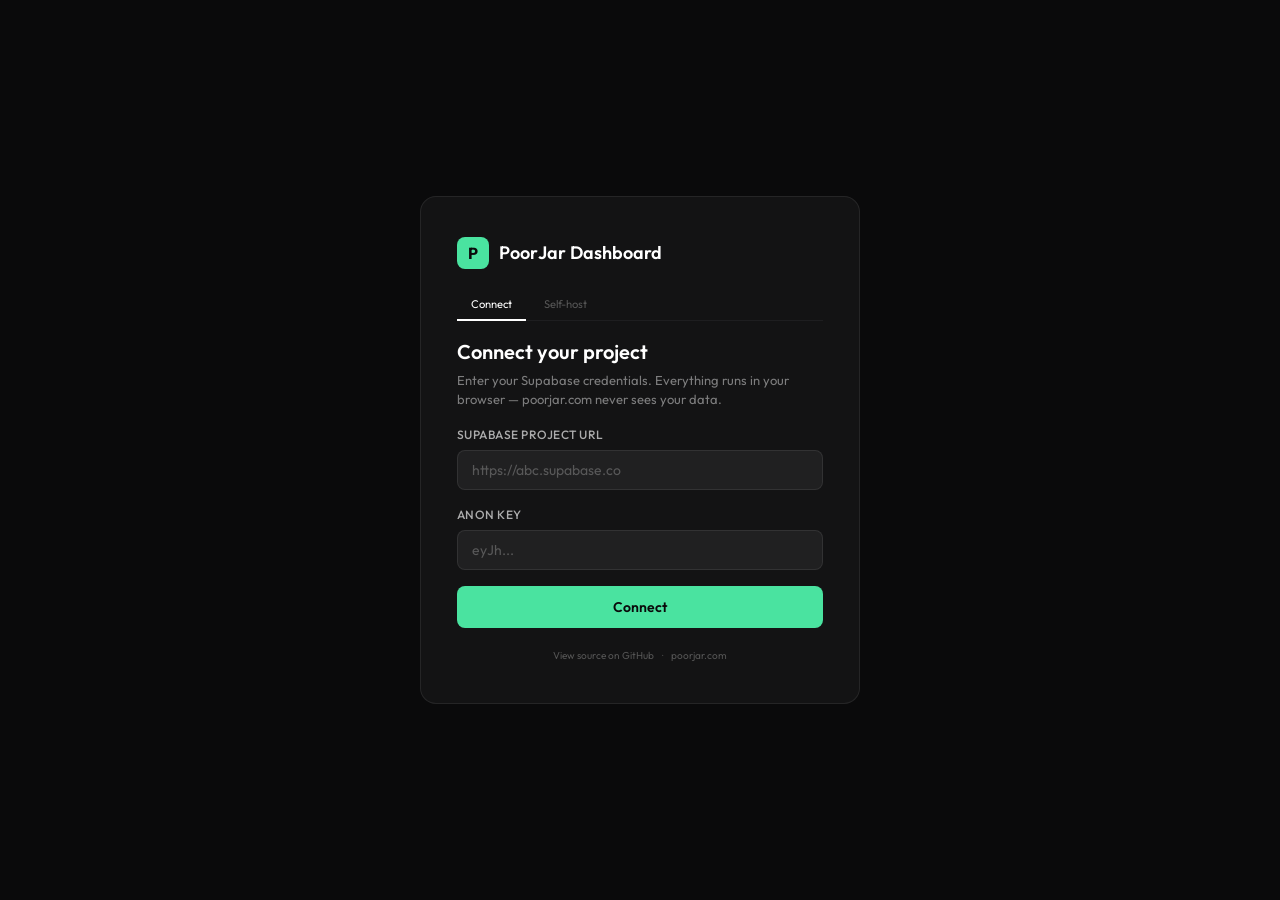
<file: dashboard/index.html>
<!DOCTYPE html>
<html lang="en">
<head>
  <meta charset="UTF-8" />
  <meta name="viewport" content="width=device-width, initial-scale=1.0" />
  <title>PoorJar Dashboard</title>
  <link rel="icon" type="image/svg+xml" href="/poorjar/favicon.svg">
  <link rel="preconnect" href="https://fonts.googleapis.com" />
  <link rel="preconnect" href="https://fonts.gstatic.com" crossorigin />
  <link href="https://fonts.googleapis.com/css2?family=Outfit:wght@300;400;500;600;700&display=swap" rel="stylesheet" />
  <style>
    *, *::before, *::after { box-sizing: border-box; margin: 0; padding: 0; }

    :root {
      --bg: #0A0A0B;
      --bg2: #111113;
      --card: rgba(255,255,255,0.04);
      --card-border: rgba(255,255,255,0.08);
      --green: #4AE3A0;
      --green-dim: rgba(74,227,160,0.15);
      --text: #fff;
      --text-muted: rgba(255,255,255,0.45);
      --text-dim: rgba(255,255,255,0.65);
      --rage: #FF6B6B;
      --rage-dim: rgba(255,107,107,0.15);
    }

    html, body {
      height: 100%;
      background: var(--bg);
      color: var(--text);
      font-family: 'Outfit', system-ui, -apple-system, sans-serif;
      font-size: 14px;
      line-height: 1.5;
    }

    /* ---- CONNECT SCREEN ---- */
    #connect-screen {
      display: flex;
      align-items: center;
      justify-content: center;
      min-height: 100vh;
      padding: 24px;
    }

    .connect-card {
      background: var(--card);
      border: 1px solid var(--card-border);
      border-radius: 16px;
      padding: 40px 36px;
      width: 100%;
      max-width: 440px;
    }

    .connect-logo {
      display: flex;
      align-items: center;
      gap: 10px;
      margin-bottom: 20px;
    }

    .logo-mark {
      width: 32px;
      height: 32px;
      background: var(--green);
      border-radius: 8px;
      display: flex;
      align-items: center;
      justify-content: center;
      font-size: 16px;
      font-weight: 700;
      color: #0A0A0B;
    }

    .logo-text {
      font-size: 18px;
      font-weight: 600;
      color: var(--text);
    }

    .connect-headline {
      font-size: 20px;
      font-weight: 600;
      margin-bottom: 4px;
    }

    .connect-sub {
      color: var(--text-muted);
      margin-bottom: 16px;
      font-size: 13px;
    }

    .field {
      margin-bottom: 16px;
    }

    .field label {
      display: block;
      font-size: 12px;
      font-weight: 500;
      color: var(--text-dim);
      margin-bottom: 6px;
      text-transform: uppercase;
      letter-spacing: 0.04em;
    }

    .field input {
      width: 100%;
      background: rgba(255,255,255,0.06);
      border: 1px solid var(--card-border);
      border-radius: 8px;
      padding: 10px 14px;
      color: var(--text);
      font-family: inherit;
      font-size: 14px;
      outline: none;
      transition: border-color 0.15s;
    }

    .field input:focus {
      border-color: var(--green);
    }

    .field input::placeholder {
      color: rgba(255,255,255,0.25);
    }

    .btn-connect {
      display: block;
      width: 100%;
      box-sizing: border-box;
      background: var(--green);
      color: #0A0A0B;
      border: none;
      border-radius: 8px;
      padding: 12px;
      font-family: inherit;
      font-size: 14px;
      font-weight: 600;
      cursor: pointer;
      margin-top: 8px;
      transition: opacity 0.15s;
      text-align: center;
    }

    .btn-connect:hover { opacity: 0.9; }
    .btn-connect:disabled { opacity: 0.5; cursor: not-allowed; }

    #connect-error {
      color: var(--rage);
      font-size: 13px;
      margin-top: 12px;
      display: none;
    }

    /* ---- DASHBOARD ---- */
    #dashboard {
      display: none;
      flex-direction: column;
      min-height: 100vh;
    }

    /* Top bar */
    .topbar {
      display: flex;
      align-items: center;
      gap: 16px;
      padding: 14px 28px;
      border-bottom: 1px solid var(--card-border);
      background: rgba(10,10,11,0.9);
      position: sticky;
      top: 0;
      z-index: 100;
      backdrop-filter: blur(12px);
    }

    .topbar-logo {
      display: flex;
      align-items: center;
      gap: 8px;
      text-decoration: none;
      color: var(--text);
    }

    .topbar-logo-mark {
      width: 26px;
      height: 26px;
      background: var(--green);
      border-radius: 6px;
      display: flex;
      align-items: center;
      justify-content: center;
      font-size: 13px;
      font-weight: 700;
      color: #0A0A0B;
    }

    .topbar-logo-text {
      font-size: 15px;
      font-weight: 600;
    }

    .topbar-spacer { flex: 1; }

    .connected-indicator {
      display: flex;
      align-items: center;
      gap: 7px;
      font-size: 13px;
      color: var(--text-dim);
    }

    .connected-dot {
      width: 7px;
      height: 7px;
      background: var(--green);
      border-radius: 50%;
      box-shadow: 0 0 6px var(--green);
    }

    .connected-url {
      max-width: 200px;
      overflow: hidden;
      text-overflow: ellipsis;
      white-space: nowrap;
    }

    /* Connect screen tabs */
    .connect-tabs {
      display: flex;
      gap: 4px;
      margin-bottom: 16px;
      border-bottom: 1px solid #1e1e20;
      padding-bottom: 0;
    }
    .connect-tab {
      background: none;
      border: none;
      color: #555;
      font-size: 0.8rem;
      font-family: inherit;
      padding: 8px 14px;
      cursor: pointer;
      border-bottom: 2px solid transparent;
      margin-bottom: -1px;
      transition: color 0.15s;
    }
    .connect-tab:hover { color: #888; }
    .connect-tab.active { color: var(--accent); border-bottom-color: var(--accent); }

    .connect-footer-links {
      margin-top: 20px;
      text-align: center;
      font-size: 0.72rem;
      color: #444;
      display: flex;
      gap: 8px;
      justify-content: center;
    }
    .connect-footer-links a { color: #555; text-decoration: none; }
    .connect-footer-links a:hover { color: #888; }

    /* Self-host tab */
    .selfhost-step {
      display: flex;
      gap: 12px;
      margin-bottom: 14px;
    }
    .selfhost-step-num {
      width: 24px;
      height: 24px;
      min-width: 24px;
      border-radius: 50%;
      background: #1a1a1c;
      border: 1px solid #2a2a2a;
      color: var(--accent);
      font-size: 0.7rem;
      font-weight: 700;
      display: flex;
      align-items: center;
      justify-content: center;
      margin-top: 2px;
    }
    .selfhost-step-body {
      flex: 1;
      font-size: 0.8rem;
      color: #888;
      line-height: 1.6;
    }
    .selfhost-step-body strong { color: #ccc; display: block; margin-bottom: 4px; }
    .selfhost-step-body p { margin: 0 0 6px; }
    .selfhost-step-body a { color: var(--accent); text-decoration: none; }
    .selfhost-list {
      margin: 6px 0 0 0;
      padding-left: 16px;
      display: flex;
      flex-direction: column;
      gap: 4px;
    }
    .selfhost-list li { font-size: 0.78rem; }
    .selfhost-list strong { color: #bbb; display: inline; }
    .selfhost-code {
      background: #0e0e10;
      border: 1px solid #222;
      border-radius: 6px;
      padding: 10px 12px;
      font-family: monospace;
      font-size: 0.7rem;
      color: #4AE3A0;
      white-space: pre-wrap;
      word-break: break-word;
      overflow-x: hidden;
      margin-top: 6px;
      line-height: 1.6;
    }
    .selfhost-code { color: #888; }
    .selfhost-code { background: #0a0a0b; }
    code { background: #1a1a1c; padding: 1px 5px; border-radius: 3px; font-size: 0.75rem; color: #4AE3A0; }

    /* Settings panel */
    .settings-panel {
      display: none;
      position: fixed;
      top: 0; right: 0;
      width: 320px;
      height: 100vh;
      background: #111;
      border-left: 1px solid #1e1e20;
      z-index: 200;
      overflow-y: auto;
      padding: 24px 20px;
      box-sizing: border-box;
    }
    .settings-panel.open { display: block; }
    .settings-title {
      font-size: 0.85rem;
      font-weight: 600;
      color: #fff;
      margin: 0 0 20px;
      display: flex;
      align-items: center;
      justify-content: space-between;
    }
    .settings-close {
      background: none;
      border: none;
      color: #555;
      cursor: pointer;
      font-size: 1.1rem;
      padding: 0;
      line-height: 1;
    }
    .settings-close:hover { color: #888; }
    .settings-group { margin-bottom: 24px; }
    .settings-group-label {
      font-size: 0.65rem;
      font-weight: 700;
      text-transform: uppercase;
      letter-spacing: 0.1em;
      color: #444;
      margin-bottom: 12px;
    }
    .settings-row {
      display: flex;
      align-items: center;
      justify-content: space-between;
      margin-bottom: 14px;
    }
    .settings-label { font-size: 0.78rem; color: #888; }
    .settings-input {
      background: #1a1a1c;
      border: 1px solid #2a2a2a;
      border-radius: 5px;
      color: #fff;
      font-size: 0.75rem;
      font-family: inherit;
      padding: 5px 8px;
      width: 140px;
    }
    .settings-input:focus { outline: none; border-color: #3a3a3a; }
    .settings-color-row {
      display: flex;
      align-items: center;
      gap: 8px;
    }
    .settings-color-swatch {
      width: 28px; height: 28px;
      border-radius: 5px;
      border: 1px solid #2a2a2a;
      cursor: pointer;
      flex-shrink: 0;
    }
    .settings-save {
      display: block;
      width: 100%;
      box-sizing: border-box;
      padding: 9px;
      background: #4AE3A0;
      color: #0a0a0b;
      border: none;
      border-radius: 6px;
      font-size: 0.8rem;
      font-weight: 700;
      font-family: inherit;
      cursor: pointer;
      margin-top: 8px;
    }
    .settings-save:hover { opacity: 0.85; }
    .settings-save.secondary {
      background: #1a1a1c;
      color: #4AE3A0;
      border: 1px solid #2a2a2a;
      font-weight: 600;
    }
    .settings-divider { border: none; border-top: 1px solid #1e1e20; margin: 16px 0; }
    .settings-note { font-size: 0.7rem; color: #444; line-height: 1.6; }

    .btn-share {
      padding: 6px 14px;
      background: transparent;
      border: 1px solid var(--accent);
      color: var(--accent);
      border-radius: 6px;
      font-size: 12px;
      font-family: inherit;
      cursor: pointer;
      transition: background 0.15s;
    }
    .btn-share:hover { background: rgba(74,227,160,0.1); }
    .btn-share.copied { border-color: #4ade80; color: #4ade80; }

    .btn-disconnect {
      background: none;
      border: 1px solid var(--card-border);
      border-radius: 6px;
      color: var(--text-muted);
      font-family: inherit;
      font-size: 13px;
      padding: 5px 12px;
      cursor: pointer;
      transition: color 0.15s, border-color 0.15s;
    }

    .btn-disconnect:hover {
      color: var(--text);
      border-color: rgba(255,255,255,0.2);
    }

    /* Filter bar */
    .filterbar {
      display: flex;
      align-items: center;
      gap: 12px;
      padding: 14px 28px;
      border-bottom: 1px solid var(--card-border);
      flex-wrap: wrap;
    }

    .filter-label {
      font-size: 12px;
      font-weight: 500;
      color: var(--text-muted);
      text-transform: uppercase;
      letter-spacing: 0.04em;
    }

    .filter-select {
      background: var(--card);
      border: 1px solid var(--card-border);
      border-radius: 7px;
      color: var(--text);
      font-family: inherit;
      font-size: 13px;
      padding: 7px 12px;
      cursor: pointer;
      outline: none;
      appearance: none;
      padding-right: 28px;
      background-image: url("data:image/svg+xml,%3Csvg width='10' height='6' viewBox='0 0 10 6' fill='none' xmlns='http://www.w3.org/2000/svg'%3E%3Cpath d='M1 1L5 5L9 1' stroke='rgba(255,255,255,0.4)' stroke-width='1.5' stroke-linecap='round' stroke-linejoin='round'/%3E%3C/svg%3E");
      background-repeat: no-repeat;
      background-position: right 10px center;
      transition: border-color 0.15s;
    }

    .filter-select:focus { border-color: var(--green); }

    .date-toggle {
      display: flex;
      gap: 4px;
      background: var(--card);
      border: 1px solid var(--card-border);
      border-radius: 7px;
      padding: 3px;
    }

    .date-btn {
      background: none;
      border: none;
      border-radius: 5px;
      color: var(--text-muted);
      font-family: inherit;
      font-size: 13px;
      padding: 5px 12px;
      cursor: pointer;
      transition: background 0.15s, color 0.15s;
    }

    .date-btn.active {
      background: rgba(255,255,255,0.1);
      color: var(--text);
    }

    .btn-refresh {
      margin-left: auto;
      background: none;
      border: 1px solid var(--card-border);
      border-radius: 7px;
      color: var(--text-muted);
      font-family: inherit;
      font-size: 13px;
      padding: 7px 14px;
      cursor: pointer;
      display: flex;
      align-items: center;
      gap: 6px;
      transition: color 0.15s, border-color 0.15s;
    }

    .btn-refresh:hover {
      color: var(--text);
      border-color: rgba(255,255,255,0.2);
    }

    .btn-refresh.loading {
      opacity: 0.6;
      pointer-events: none;
    }

    /* Content */
    .content {
      padding: 24px 28px;
      flex: 1;
    }

    /* Stat cards */
    .stat-row {
      display: grid;
      grid-template-columns: repeat(4, 1fr);
      gap: 14px;
      margin-bottom: 24px;
    }

    @media (max-width: 900px) {
      .stat-row { grid-template-columns: repeat(2, 1fr); }
    }

    @media (max-width: 500px) {
      .stat-row { grid-template-columns: 1fr; }
    }

    .stat-card {
      background: var(--card);
      border: 1px solid var(--card-border);
      border-radius: 12px;
      padding: 20px 22px;
    }

    .stat-label {
      font-size: 12px;
      font-weight: 500;
      color: var(--text-muted);
      text-transform: uppercase;
      letter-spacing: 0.04em;
      margin-bottom: 8px;
    }

    .stat-value {
      font-size: 32px;
      font-weight: 700;
      color: var(--text);
      line-height: 1;
    }

    .stat-value.rage-stat { color: var(--rage); }

    /* Main columns */
    .main-cols {
      display: grid;
      grid-template-columns: 60fr 40fr;
      gap: 20px;
      align-items: start;
    }

    @media (max-width: 1100px) {
      .main-cols { grid-template-columns: 1fr; }
    }

    /* Heatmap panel */
    .panel {
      background: var(--card);
      border: 1px solid var(--card-border);
      border-radius: 12px;
      overflow: hidden;
    }

    .panel-header {
      padding: 16px 20px;
      border-bottom: 1px solid var(--card-border);
      display: flex;
      align-items: center;
      justify-content: space-between;
      gap: 12px;
      flex-wrap: wrap;
    }

    .panel-title {
      font-size: 14px;
      font-weight: 600;
    }

    .panel-title-note {
      font-size: 11px;
      color: var(--text-muted);
      font-weight: 400;
    }

    .session-id-chip {
      font-family: monospace;
      font-size: 11px;
      background: #1a1a1c;
      border: 1px solid #2a2a2a;
      border-radius: 4px;
      padding: 2px 6px;
      color: var(--accent);
      letter-spacing: 0.02em;
    }

    .toggle-group {
      display: flex;
      gap: 4px;
      background: rgba(255,255,255,0.05);
      border-radius: 6px;
      padding: 3px;
    }

    .toggle-btn {
      background: none;
      border: none;
      border-radius: 4px;
      color: var(--text-muted);
      font-family: inherit;
      font-size: 12px;
      padding: 4px 11px;
      cursor: pointer;
      transition: background 0.15s, color 0.15s;
    }

    .toggle-btn.active {
      background: rgba(255,255,255,0.12);
      color: var(--text);
    }

    .panel-body {
      padding: 20px;
    }

    .heatmap-wrap {
      position: relative;
      background: #1a1a1c;
      border-radius: 8px;
      overflow: hidden;
    }

    #heatmap-iframe {
      display: block;
      width: 1440px;
      height: 900px;
      border: none;
      pointer-events: none;
      transform-origin: top left;
    }

    #heatmap-canvas {
      display: block;
      position: absolute;
      top: 0; left: 0;
      pointer-events: none;
    }

    .heatmap-scale-wrap {
      width: 100%;
      overflow-y: auto;
      overflow-x: hidden;
      border-radius: 8px;
      position: relative;
      background: #1a1a1c;
    }

    .heatmap-inner {
      position: relative;
    }

    .heatmap-bg {
      position: absolute;
      top: 0; left: 0;
      width: 100%; height: 100%;
      background: #0e0e10;
      background-image:
        linear-gradient(rgba(74,227,160,0.04) 1px, transparent 1px),
        linear-gradient(90deg, rgba(74,227,160,0.04) 1px, transparent 1px);
      background-size: 40px 40px;
    }

    .heatmap-blocked-msg {
      position: absolute;
      top: 24px;
      left: 50%;
      transform: translateX(-50%);
      background: #1a1a1c;
      border: 1px solid #2a2a2a;
      border-radius: 8px;
      padding: 10px 16px;
      font-size: 0.75rem;
      color: #555;
      white-space: nowrap;
      z-index: 10;
      pointer-events: none;
    }

    #btn-preview-toggle {
      font-size: 11px;
      padding: 4px 10px;
      opacity: 0.7;
    }
    #btn-preview-toggle.preview-off {
      opacity: 0.4;
    }

    .heatmap-footer {
      display: flex;
      align-items: center;
      justify-content: space-between;
      margin-top: 10px;
    }

    .heatmap-count {
      font-size: 12px;
      color: var(--text-muted);
    }

    /* Scroll depth */
    .scroll-bars {
      display: flex;
      flex-direction: column;
      gap: 7px;
    }

    .scroll-row {
      display: grid;
      grid-template-columns: 52px 1fr 40px;
      align-items: center;
      gap: 10px;
    }

    .scroll-label {
      font-size: 12px;
      color: var(--text-muted);
      text-align: right;
    }

    .scroll-track {
      background: rgba(255,255,255,0.06);
      border-radius: 4px;
      height: 10px;
      overflow: hidden;
    }

    .scroll-fill {
      background: var(--green);
      height: 100%;
      border-radius: 4px;
      transition: width 0.4s ease;
      opacity: 0.8;
    }

    .scroll-pct {
      font-size: 12px;
      color: var(--text-dim);
    }

    /* Top pages */
    .table-wrap {
      overflow-x: auto;
    }

    table {
      width: 100%;
      border-collapse: collapse;
    }

    thead th {
      font-size: 11px;
      font-weight: 500;
      color: var(--text-muted);
      text-transform: uppercase;
      letter-spacing: 0.04em;
      padding: 8px 10px;
      text-align: left;
      border-bottom: 1px solid var(--card-border);
    }

    tbody tr {
      border-bottom: 1px solid rgba(255,255,255,0.04);
    }

    tbody tr:last-child { border-bottom: none; }

    tbody td {
      padding: 9px 10px;
      font-size: 13px;
      color: var(--text-dim);
      vertical-align: middle;
    }

    tbody td:first-child {
      font-family: 'SFMono-Regular', 'Consolas', monospace;
      font-size: 12px;
      max-width: 200px;
      overflow: hidden;
      text-overflow: ellipsis;
      white-space: nowrap;
    }

    /* Rage clicks */
    .rage-header {
      font-size: 13px;
      font-weight: 600;
      margin-bottom: 12px;
    }

    .rage-header.has-rages { color: var(--rage); }
    .rage-header.no-rages { color: var(--text-muted); }

    .rage-list {
      display: flex;
      flex-direction: column;
      gap: 6px;
    }

    .rage-item {
      display: flex;
      align-items: center;
      gap: 10px;
      padding: 8px 10px;
      background: var(--rage-dim);
      border: 1px solid rgba(255,107,107,0.2);
      border-radius: 7px;
      font-size: 12px;
      color: var(--text-dim);
    }

    .rage-coord {
      font-family: 'SFMono-Regular', 'Consolas', monospace;
      color: var(--rage);
      font-size: 11px;
      white-space: nowrap;
    }

    .rage-url {
      overflow: hidden;
      text-overflow: ellipsis;
      white-space: nowrap;
    }

    /* Empty state */
    .empty-state {
      display: flex;
      flex-direction: column;
      align-items: center;
      justify-content: center;
      padding: 40px 20px;
      color: var(--text-muted);
      gap: 8px;
      font-size: 13px;
    }

    .empty-icon {
      font-size: 28px;
      opacity: 0.5;
    }

    /* Loading */
    .loading-overlay {
      display: none;
      position: fixed;
      inset: 0;
      background: rgba(10,10,11,0.7);
      z-index: 200;
      align-items: center;
      justify-content: center;
      backdrop-filter: blur(4px);
    }

    .loading-overlay.visible {
      display: flex;
    }

    .spinner {
      width: 36px;
      height: 36px;
      border: 3px solid rgba(74,227,160,0.2);
      border-top-color: var(--green);
      border-radius: 50%;
      animation: spin 0.7s linear infinite;
    }

    @keyframes spin {
      to { transform: rotate(360deg); }
    }

    /* Sections in right column */
    .right-col {
      display: flex;
      flex-direction: column;
      gap: 20px;
    }

    /* Gradient legend */
    .gradient-legend {
      display: flex;
      align-items: center;
      gap: 6px;
      margin-top: 8px;
    }

    .gradient-bar {
      flex: 1;
      height: 6px;
      border-radius: 3px;
      background: linear-gradient(to right, #0000ff, #00ff00, #ffff00, #ff0000);
      opacity: 0.7;
    }

    .gradient-label {
      font-size: 11px;
      color: var(--text-muted);
    }
  </style>
</head>
<body>

<!-- Connect Screen -->
<div id="connect-screen">
  <div class="connect-card">
    <div class="connect-logo">
      <div class="logo-mark">P</div>
      <span class="logo-text">PoorJar Dashboard</span>
    </div>

    <!-- Tabs -->
    <div class="connect-tabs">
      <button class="connect-tab active" data-tab="connect">Connect</button>
      <button class="connect-tab" data-tab="selfhost">Self-host</button>
    </div>

    <!-- Connect tab -->
    <div class="connect-tab-panel" id="tab-connect">
      <h1 class="connect-headline">Connect your project</h1>
      <p class="connect-sub">Enter your Supabase credentials. Everything runs in your browser — poorjar.com never sees your data.</p>
      <div class="field">
        <label for="input-url">Supabase Project URL</label>
        <input type="url" id="input-url" placeholder="https://abc.supabase.co" autocomplete="off" spellcheck="false" />
      </div>
      <div class="field">
        <label for="input-key">Anon Key</label>
        <input type="password" id="input-key" placeholder="eyJh..." autocomplete="off" spellcheck="false" />
      </div>
      <button class="btn-connect" id="btn-connect">Connect</button>
      <div id="connect-error"></div>
      <div class="connect-footer-links">
        <a href="https://github.com/hratterman/poorjar" target="_blank" rel="noopener">View source on GitHub</a>
        <span>·</span>
        <a href="https://poorjar.com">poorjar.com</a>
      </div>
    </div>

    <!-- Self-host tab -->
    <div class="connect-tab-panel" id="tab-selfhost" style="display:none;">
      <h1 class="connect-headline">Self-host this dashboard</h1>
      <p class="connect-sub">This dashboard is a single HTML file. No server, no backend, no account. Host it anywhere.</p>

      <div class="selfhost-step">
        <div class="selfhost-step-num">1</div>
        <div class="selfhost-step-body">
          <strong>Download the file</strong>
          <p>One HTML file. No dependencies.</p>
          <a href="https://poorjar.com/dashboard/index.html" download="poorjar-dashboard.html" class="btn-connect" style="text-decoration:none;">↓ Download poorjar-dashboard.html</a>
        </div>
      </div>

      <div class="selfhost-step">
        <div class="selfhost-step-num">2</div>
        <div class="selfhost-step-body">
          <strong>Host it anywhere</strong>
          <p>Options from easiest to most control:</p>
          <ul class="selfhost-list">
            <li><strong>Netlify Drop</strong> — drag the file to <a href="https://app.netlify.com/drop" target="_blank" rel="noopener">app.netlify.com/drop</a>. Live in 30 seconds, free.</li>
            <li><strong><a href="https://pages.github.com" target="_blank" rel="noopener">GitHub Pages</a></strong> — add to a repo, enable Pages. Good if you want version control.</li>
            <li><strong>Any static host</strong> — <a href="https://aws.amazon.com/s3/" target="_blank" rel="noopener">S3</a>, <a href="https://pages.cloudflare.com" target="_blank" rel="noopener">Cloudflare Pages</a>, <a href="https://vercel.com" target="_blank" rel="noopener">Vercel</a>, your own nginx. It's just a file.</li>
            <li><strong>Open locally</strong> — double-click it. Works for personal use, but the pre-connected bookmark URL won't transfer to other devices.</li>
          </ul>
        </div>
      </div>

      <div class="selfhost-step">
        <div class="selfhost-step-num">3</div>
        <div class="selfhost-step-body">
          <strong>Customize it (optional)</strong>
          <p>Open the file in a text editor. At the top of the <code>&lt;script&gt;</code> section, you'll find a <code>DASHBOARD_CONFIG</code> block:</p>
          <div class="selfhost-code">const DASHBOARD_CONFIG = {
  title: 'PoorJar',       // browser tab + topbar
  accentColor: '#4AE3A0', // highlight color
  defaultDays: 7,         // 7, 30, or 0 (all time)
  eventsPerPage: 25,      // rows in events table
};</div>
          <p style="margin-top:8px;">Change the values, save, re-upload. Done.</p>
        </div>
      </div>

      <div class="selfhost-step">
        <div class="selfhost-step-num">4</div>
        <div class="selfhost-step-body">
          <strong>Pre-connect it (skip the login screen)</strong>
          <p>Once connected, hit "Copy link" in the topbar. Bookmark it. That URL has your credentials encoded in the hash — paste it in the file to make it connect automatically on load:</p>
          <div class="selfhost-code">// At the bottom of DASHBOARD_CONFIG, add:
  autoConnect: {
    url: 'https://YOUR_PROJECT.supabase.co',
    key: 'your-anon-key',
  }</div>
        </div>
      </div>

      <button class="btn-connect" style="margin-top:8px;" onclick="document.querySelector('[data-tab=connect]').click()">← Back to connect</button>
    </div>

  </div>
</div>

<!-- Dashboard -->
<div id="dashboard">
  <div class="topbar">
    <div class="topbar-logo">
      <div class="topbar-logo-mark">P</div>
      <span class="topbar-logo-text">PoorJar</span>
    </div>
    <div class="topbar-spacer"></div>
    <div class="connected-indicator">
      <div class="connected-dot"></div>
      <span class="connected-url" id="connected-url-label"></span>
    </div>
    <button class="btn-share" id="btn-share" title="Copy shareable dashboard link">⬡ Copy link</button>
    <button class="btn-share" id="btn-settings" title="Settings">⚙ Settings</button>
    <button class="btn-disconnect" id="btn-disconnect">Disconnect</button>
  </div>

  <div class="filterbar">
    <span class="filter-label">Page</span>
    <select class="filter-select" id="url-filter">
      <option value="">All pages</option>
    </select>
    <span class="filter-label" style="margin-left:8px;">Range</span>
    <div class="date-toggle">
      <button class="date-btn active" data-days="7">Last 7 days</button>
      <button class="date-btn" data-days="30">Last 30 days</button>
      <button class="date-btn" data-days="0">All time</button>
    </div>
    <button class="btn-refresh" id="btn-refresh">
      <svg width="13" height="13" viewBox="0 0 14 14" fill="none" xmlns="http://www.w3.org/2000/svg">
        <path d="M13 7A6 6 0 1 1 7 1" stroke="currentColor" stroke-width="1.5" stroke-linecap="round"/>
        <path d="M9 1h4v4" stroke="currentColor" stroke-width="1.5" stroke-linecap="round" stroke-linejoin="round"/>
      </svg>
      Refresh
    </button>
  </div>

  <div class="content">
    <div class="stat-row">
      <div class="stat-card">
        <div class="stat-label">Total Sessions</div>
        <div class="stat-value" id="stat-sessions">--</div>
      </div>
      <div class="stat-card">
        <div class="stat-label">Total Events</div>
        <div class="stat-value" id="stat-events">--</div>
      </div>
      <div class="stat-card">
        <div class="stat-label">Unique Pages</div>
        <div class="stat-value" id="stat-pages">--</div>
      </div>
      <div class="stat-card">
        <div class="stat-label">Avg Session</div>
        <div class="stat-value" id="stat-avg-session">--</div>
      </div>
      <div class="stat-card">
        <div class="stat-label">Rage Clicks</div>
        <div class="stat-value rage-stat" id="stat-rage">--</div>
      </div>
    </div>

    <div class="main-cols">
      <!-- Left: heatmap -->
      <div class="panel">
        <div class="panel-header">
          <span class="panel-title">Click Heatmap</span>
          <div style="display:flex; gap:8px; align-items:center;">
            <button class="toggle-btn" id="btn-preview-toggle" title="Toggle page preview">Preview: ON</button>
            <div class="toggle-group">
              <button class="toggle-btn active" data-hm="clicks">Clicks</button>
              <button class="toggle-btn" data-hm="mousemove">Dwell spots</button>
              <button class="toggle-btn" data-hm="both">Both</button>
            </div>
          </div>
        </div>
        <div class="panel-body">
          <div class="heatmap-wrap">
            <div class="heatmap-scale-wrap" id="heatmap-scale-wrap">
              <div class="heatmap-inner" id="heatmap-inner">
                <iframe id="heatmap-iframe" src="about:blank"></iframe>
                <div id="heatmap-bg" class="heatmap-bg" style="display:none;"></div>
                <canvas id="heatmap-canvas"></canvas>
              </div>
            </div>
          </div>
          <div class="heatmap-footer">
            <span class="heatmap-count" id="heatmap-count">0 points</span>
            <div class="gradient-legend">
              <span class="gradient-label">Low</span>
              <div class="gradient-bar"></div>
              <span class="gradient-label">High</span>
            </div>
          </div>
        </div>
      </div>

      <!-- Right column -->
      <div class="right-col">
        <!-- Scroll depth -->
        <div class="panel">
          <div class="panel-header">
            <span class="panel-title">Scroll Depth</span>
          </div>
          <div class="panel-body">
            <div class="scroll-bars" id="scroll-bars"></div>
          </div>
        </div>

        <!-- Top pages -->
        <div class="panel">
          <div class="panel-header">
            <span class="panel-title">Top Pages</span>
          </div>
          <div class="panel-body" style="padding: 0;">
            <div class="table-wrap">
              <table>
                <thead>
                  <tr>
                    <th>URL</th>
                    <th>Sessions</th>
                    <th>Clicks</th>
                    <th>Avg Scroll</th>
                  </tr>
                </thead>
                <tbody id="pages-tbody"></tbody>
              </table>
            </div>
          </div>
        </div>

        <!-- Rage clicks -->
        <div class="panel">
          <div class="panel-header">
            <span class="panel-title">Rage Clicks</span>
          </div>
          <div class="panel-body">
            <div id="rage-list-wrap"></div>
          </div>
        </div>

        <!-- Sessions -->
        <div class="panel">
          <div class="panel-header">
            <span class="panel-title">Sessions</span>
            <span class="panel-title-note" id="sessions-count"></span>
          </div>
          <div class="panel-body" style="padding:0;">
            <div class="table-wrap">
              <table>
                <thead>
                  <tr>
                    <th>Session</th>
                    <th>Duration</th>
                    <th>Events</th>
                    <th>Pages</th>
                    <th>Started</th>
                  </tr>
                </thead>
                <tbody id="sessions-tbody"></tbody>
              </table>
            </div>
          </div>
        </div>
      </div>
    </div>
  </div>
</div>

<!-- Loading overlay -->
<div class="loading-overlay" id="loading-overlay">
  <div class="spinner"></div>
</div>

<!-- Settings Panel -->
<div class="settings-panel" id="settings-panel">
  <div class="settings-title">
    Settings
    <button class="settings-close" id="settings-close">✕</button>
  </div>

  <div class="settings-group">
    <div class="settings-group-label">Appearance</div>
    <div class="settings-row">
      <span class="settings-label">Dashboard title</span>
      <input type="text" class="settings-input" id="setting-title" value="PoorJar" maxlength="30"/>
    </div>
    <div class="settings-row">
      <span class="settings-label">Accent color</span>
      <div class="settings-color-row">
        <input type="color" class="settings-color-swatch" id="setting-color" value="#4AE3A0" title="Pick accent color"/>
        <input type="text" class="settings-input" id="setting-color-hex" value="#4AE3A0" maxlength="7" style="width:90px;"/>
      </div>
    </div>
  </div>

  <div class="settings-group">
    <div class="settings-group-label">Defaults</div>
    <div class="settings-row">
      <span class="settings-label">Default date range</span>
      <select class="settings-input" id="setting-days" style="width:140px;">
        <option value="7">Last 7 days</option>
        <option value="30">Last 30 days</option>
        <option value="0">All time</option>
      </select>
    </div>
  </div>

  <button class="settings-save" id="settings-save">Save settings</button>

  <hr class="settings-divider"/>

  <div class="settings-group">
    <div class="settings-group-label">Self-host</div>
    <p class="settings-note">This dashboard is a single HTML file. Download it and host it anywhere — Netlify, GitHub Pages, your own server, or just open it locally.</p>
    <a href="https://poorjar.com/dashboard/index.html" download="poorjar-dashboard.html" class="settings-save" style="text-decoration:none; box-sizing:border-box;">↓ Download dashboard.html</a>
    <p class="settings-note" style="margin-top:10px;">To pre-configure credentials so the login screen never appears, add this to the top of the script in the downloaded file:</p>
    <div class="selfhost-code" id="settings-autoconnect-snippet" style="margin-top:6px; font-size:0.65rem;"></div>
  </div>

  <hr class="settings-divider"/>

  <div class="settings-group">
    <div class="settings-group-label">Share</div>
    <p class="settings-note">Copy a pre-connected link — anyone with it can view your dashboard without entering credentials. Only share with people you trust.</p>
    <button class="settings-save secondary" id="settings-copy-link">⬡ Copy dashboard link</button>
  </div>
</div>

<script>
  // ---- State ----
  let supabaseUrl = '';
  let anonKey = '';
  let allEvents = [];
  let filteredEvents = [];
  let activeDays = 7;
  let activeUrlFilter = '';
  let activeHeatmapMode = 'clicks';
  let currentScale = 1;
  let previewEnabled = true;
  let iframeUrl = '';

  // ---- Init ----
  (function init() {
    // 1. Check URL hash for encoded config: #base64({"u":"...","k":"...","s":"..."})
    const hash = window.location.hash.slice(1);
    if (hash) {
      try {
        const cfg = JSON.parse(atob(hash));
        if (cfg.u && cfg.k) {
          supabaseUrl = cfg.u.replace(/\/$/, '');
          anonKey = cfg.k;
          // Optionally pre-filter to a site_id
          if (cfg.s) activeUrlFilter = cfg.s;
          // Persist so refresh still works
          localStorage.setItem('pj_supabase_url', supabaseUrl);
          localStorage.setItem('pj_supabase_key', anonKey);
          showDashboard();
          loadData();
          return;
        }
      } catch (e) { /* not a valid config hash, fall through */ }
    }

    // 2. Fall back to localStorage (previously connected)
    supabaseUrl = localStorage.getItem('pj_supabase_url') || '';
    anonKey = localStorage.getItem('pj_supabase_key') || '';
    if (supabaseUrl && anonKey) {
      showDashboard();
      loadData();
    }
  })();

  // ---- Helper: build a shareable dashboard URL ----
  function buildShareUrl() {
    const cfg = { u: supabaseUrl, k: anonKey };
    return window.location.origin + '/dashboard/#' + btoa(JSON.stringify(cfg));
  }

  // ---- Connect screen ----
  document.getElementById('btn-connect').addEventListener('click', async () => {
    const urlInput = document.getElementById('input-url').value.trim().replace(/\/$/, '');
    const keyInput = document.getElementById('input-key').value.trim();
    const errEl = document.getElementById('connect-error');
    const btn = document.getElementById('btn-connect');

    errEl.style.display = 'none';
    if (!urlInput || !keyInput) {
      showError('Both fields are required.');
      return;
    }

    btn.disabled = true;
    btn.textContent = 'Connecting...';

    try {
      const testUrl = urlInput + '/rest/v1/poorjar_events?select=id&limit=1';
      const res = await fetch(testUrl, {
        headers: { apikey: keyInput, Authorization: 'Bearer ' + keyInput }
      });
      if (!res.ok) {
        const body = await res.text();
        throw new Error('Status ' + res.status + ': ' + body.slice(0, 120));
      }
      supabaseUrl = urlInput;
      anonKey = keyInput;
      localStorage.setItem('pj_supabase_url', supabaseUrl);
      localStorage.setItem('pj_supabase_key', anonKey);
      showDashboard();
      loadData();
    } catch (e) {
      showError('Connection failed: ' + e.message);
      btn.disabled = false;
      btn.textContent = 'Connect';
    }

    function showError(msg) {
      errEl.textContent = msg;
      errEl.style.display = 'block';
    }
  });

  document.getElementById('input-key').addEventListener('keydown', function(e) {
    if (e.key === 'Enter') document.getElementById('btn-connect').click();
  });

  // ---- Disconnect ----
  // ---- Connect screen tabs ----
  document.querySelectorAll('.connect-tab').forEach(tab => {
    tab.addEventListener('click', () => {
      document.querySelectorAll('.connect-tab').forEach(t => t.classList.remove('active'));
      document.querySelectorAll('.connect-tab-panel').forEach(p => p.style.display = 'none');
      tab.classList.add('active');
      document.getElementById('tab-' + tab.dataset.tab).style.display = 'block';
    });
  });

  // ---- Settings panel ----
  function loadSettings() {
    const s = JSON.parse(localStorage.getItem('pj_settings') || '{}');
    if (s.title) {
      document.title = s.title + ' — PoorJar';
      document.querySelectorAll('.topbar-logo-text').forEach(el => el.textContent = s.title);
      const titleEl = document.getElementById('setting-title');
      if (titleEl) titleEl.value = s.title;
    }
    if (s.color) applyAccentColor(s.color);
    if (s.days !== undefined) {
      activeDays = s.days;
      const daysEl = document.getElementById('setting-days');
      if (daysEl) daysEl.value = s.days;
    }
    return s;
  }

  function applyAccentColor(hex) {
    document.documentElement.style.setProperty('--accent', hex);
    document.documentElement.style.setProperty('--accent-glow', hex + '33');
    document.documentElement.style.setProperty('--accent-dim', hex + '11');
    const colorInput = document.getElementById('setting-color');
    const hexInput = document.getElementById('setting-color-hex');
    if (colorInput) colorInput.value = hex;
    if (hexInput) hexInput.value = hex;
    // Update autoconnect snippet
    updateAutoConnectSnippet();
  }

  function updateAutoConnectSnippet() {
    const el = document.getElementById('settings-autoconnect-snippet');
    if (!el || !supabaseUrl) return;
    el.textContent = `const DASHBOARD_CONFIG = {\n  autoConnect: {\n    url: '${supabaseUrl}',\n    key: '${anonKey.slice(0,20)}...'\n  }\n};`;
  }

  loadSettings();

  document.getElementById('btn-settings').addEventListener('click', () => {
    document.getElementById('settings-panel').classList.toggle('open');
    updateAutoConnectSnippet();
  });

  document.getElementById('settings-close').addEventListener('click', () => {
    document.getElementById('settings-panel').classList.remove('open');
  });

  // Color picker sync
  document.getElementById('setting-color').addEventListener('input', function() {
    document.getElementById('setting-color-hex').value = this.value;
  });
  document.getElementById('setting-color-hex').addEventListener('input', function() {
    const hex = this.value;
    if (/^#[0-9a-fA-F]{6}$/.test(hex)) {
      document.getElementById('setting-color').value = hex;
    }
  });

  document.getElementById('settings-save').addEventListener('click', () => {
    const title = document.getElementById('setting-title').value.trim() || 'PoorJar';
    const color = document.getElementById('setting-color-hex').value.trim();
    const days = parseInt(document.getElementById('setting-days').value);
    const s = { title, color, days };
    localStorage.setItem('pj_settings', JSON.stringify(s));
    if (title) {
      document.title = title + ' — PoorJar';
      document.querySelectorAll('.topbar-logo-text').forEach(el => el.textContent = title);
    }
    if (/^#[0-9a-fA-F]{6}$/.test(color)) applyAccentColor(color);
    activeDays = days;
    renderAll();
    const btn = document.getElementById('settings-save');
    btn.textContent = '✓ Saved';
    setTimeout(() => { btn.textContent = 'Save settings'; }, 1500);
  });

  document.getElementById('settings-copy-link').addEventListener('click', () => {
    const url = buildShareUrl();
    navigator.clipboard.writeText(url).then(() => {
      const btn = document.getElementById('settings-copy-link');
      btn.textContent = '✓ Copied!';
      setTimeout(() => { btn.textContent = '⬡ Copy dashboard link'; }, 2000);
    }).catch(() => { prompt('Copy your dashboard link:', buildShareUrl()); });
  });

  document.getElementById('btn-share').addEventListener('click', () => {
    const url = buildShareUrl();
    navigator.clipboard.writeText(url).then(() => {
      const btn = document.getElementById('btn-share');
      btn.textContent = '✓ Copied!';
      btn.classList.add('copied');
      setTimeout(() => {
        btn.textContent = '⬡ Copy link';
        btn.classList.remove('copied');
      }, 2000);
    }).catch(() => {
      // Fallback for non-HTTPS or blocked clipboard
      prompt('Copy your dashboard link:', buildShareUrl());
    });
  });

  document.getElementById('btn-disconnect').addEventListener('click', () => {
    localStorage.removeItem('pj_supabase_url');
    localStorage.removeItem('pj_supabase_key');
    supabaseUrl = '';
    anonKey = '';
    allEvents = [];
    filteredEvents = [];
    document.getElementById('dashboard').style.display = 'none';
    document.getElementById('connect-screen').style.display = 'flex';
    document.getElementById('input-url').value = '';
    document.getElementById('input-key').value = '';
    document.getElementById('connect-error').style.display = 'none';
    document.getElementById('btn-connect').disabled = false;
    document.getElementById('btn-connect').textContent = 'Connect';
  });

  // ---- Date toggle ----
  document.querySelectorAll('.date-btn').forEach(btn => {
    btn.addEventListener('click', () => {
      document.querySelectorAll('.date-btn').forEach(b => b.classList.remove('active'));
      btn.classList.add('active');
      activeDays = parseInt(btn.dataset.days);
      applyFilters();
    });
  });

  // ---- URL filter ----
  document.getElementById('url-filter').addEventListener('change', function() {
    activeUrlFilter = this.value;
    applyFilters();
  });

  // ---- Refresh ----
  document.getElementById('btn-refresh').addEventListener('click', loadData);

  // ---- Heatmap toggle ----
  document.querySelectorAll('[data-hm]').forEach(btn => {
    btn.addEventListener('click', () => {
      document.querySelectorAll('[data-hm]').forEach(b => b.classList.remove('active'));
      btn.classList.add('active');
      activeHeatmapMode = btn.dataset.hm;
      renderHeatmap();
    });
  });

  // ---- Show dashboard ----
  function showDashboard() {
    document.getElementById('connect-screen').style.display = 'none';
    const dash = document.getElementById('dashboard');
    dash.style.display = 'flex';
    const short = supabaseUrl.replace('https://', '').split('.')[0];
    document.getElementById('connected-url-label').textContent = short + '.supabase.co';
  }

  // ---- Fetch events ----
  async function fetchEvents(filters = {}) {
    let url = supabaseUrl + '/rest/v1/poorjar_events?select=*&order=timestamp.desc&limit=10000';
    if (filters.url) url += '&url=eq.' + encodeURIComponent(filters.url);
    if (filters.since) url += '&timestamp=gte.' + filters.since;
    const res = await fetch(url, {
      headers: { apikey: anonKey, Authorization: 'Bearer ' + anonKey }
    });
    if (!res.ok) throw new Error('Fetch failed: ' + res.status);
    return res.json();
  }

  // ---- Load data ----
  async function loadData() {
    setLoading(true);
    try {
      allEvents = await fetchEvents();
      populateUrlFilter();
      applyFilters();
    } catch (e) {
      console.error(e);
    } finally {
      setLoading(false);
    }
  }

  function setLoading(on) {
    document.getElementById('loading-overlay').classList.toggle('visible', on);
    document.getElementById('btn-refresh').classList.toggle('loading', on);
  }

  // ---- Populate URL dropdown ----
  function populateUrlFilter() {
    const sel = document.getElementById('url-filter');
    const urls = [...new Set(allEvents.map(e => e.url).filter(Boolean))].sort();
    sel.innerHTML = '<option value="">All pages</option>';
    urls.forEach(u => {
      const opt = document.createElement('option');
      opt.value = u;
      opt.textContent = truncateUrl(u, 60);
      sel.appendChild(opt);
    });
  }

  // ---- Apply filters ----
  function applyFilters() {
    let events = allEvents;

    if (activeDays > 0) {
      // timestamps are stored as milliseconds integers — compare directly
      const since = Date.now() - activeDays * 86400 * 1000;
      events = events.filter(e => e.timestamp >= since);
    }

    if (activeUrlFilter) {
      events = events.filter(e => e.url === activeUrlFilter);
    }

    filteredEvents = events;
    renderAll();
  }

  // ---- iframe page preview ----
  function setIframeSize(fullHeight) {
    const iframe = document.getElementById('heatmap-iframe');
    const bg = document.getElementById('heatmap-bg');
    const inner = document.getElementById('heatmap-inner');
    const scaleWrap = document.getElementById('heatmap-scale-wrap');

    const containerW = scaleWrap.offsetWidth || 800;
    currentScale = containerW / 1440;
    const scaledH = Math.round(fullHeight * currentScale);

    iframe.style.width = '1440px';
    iframe.style.height = fullHeight + 'px';
    iframe.style.transform = 'scale(' + currentScale + ')';
    iframe.style.transformOrigin = 'top left';
    iframe.style.position = 'absolute';
    iframe.style.top = '0';
    iframe.style.left = '0';

    if (bg) {
      bg.style.width = containerW + 'px';
      bg.style.height = scaledH + 'px';
    }

    inner.style.width = containerW + 'px';
    inner.style.height = scaledH + 'px';
    inner.style.position = 'relative';
    scaleWrap.style.maxHeight = Math.min(scaledH, 580) + 'px';
  }

  function showIframeFallback(msg) {
    const iframe = document.getElementById('heatmap-iframe');
    const bg = document.getElementById('heatmap-bg');
    iframe.style.display = 'none';
    if (bg) bg.style.display = 'block';
    // Remove any existing message
    const existing = document.getElementById('heatmap-blocked-msg');
    if (existing) existing.remove();
    if (msg) {
      const el = document.createElement('div');
      el.id = 'heatmap-blocked-msg';
      el.className = 'heatmap-blocked-msg';
      el.textContent = msg;
      document.getElementById('heatmap-inner').appendChild(el);
    }
  }

  function showIframePreview() {
    const iframe = document.getElementById('heatmap-iframe');
    const bg = document.getElementById('heatmap-bg');
    iframe.style.display = 'block';
    if (bg) bg.style.display = 'none';
    const existing = document.getElementById('heatmap-blocked-msg');
    if (existing) existing.remove();
  }

  function updateIframe(url, fullHeight) {
    setIframeSize(fullHeight);
    window.addEventListener('resize', () => setIframeSize(fullHeight));

    if (!previewEnabled) {
      showIframeFallback('Page preview is off');
      return;
    }

    if (!url || url === iframeUrl) return;
    iframeUrl = url;
    const cleanUrl = url.split('#')[0];

    const iframe = document.getElementById('heatmap-iframe');
    showIframePreview();

    // Check embeddability via fetch before loading the iframe.
    // We can't read X-Frame-Options from a cors-mode fetch, but we CAN
    // use a Service Worker or just attempt the iframe and catch the error.
    // Best cross-browser approach: try loading, then use a MessageChannel
    // ping — if the frame is blocked it stays blank (no load event fires
    // for X-Frame-Options blocks in Chrome). Set a 5s timeout.
    let loadFired = false;
    const embedTimeout = setTimeout(() => {
      if (!loadFired) showIframeFallback('This site blocks embedding — heatmap only');
    }, 5000);

    iframe.onload = () => {
      loadFired = true;
      clearTimeout(embedTimeout);
      // Cross-origin frames fire load even when blocked in some browsers,
      // but the frame will be empty. We can't check contentDocument cross-origin.
      // If load fired within 5s, assume it worked.
      showIframePreview();
    };

    iframe.onerror = () => {
      loadFired = true;
      clearTimeout(embedTimeout);
      showIframeFallback('Could not load page preview');
    };

    iframe.src = cleanUrl;
  }

  // Preview toggle button
  document.getElementById('btn-preview-toggle').addEventListener('click', () => {
    previewEnabled = !previewEnabled;
    const btn = document.getElementById('btn-preview-toggle');
    btn.textContent = 'Preview: ' + (previewEnabled ? 'ON' : 'OFF');
    btn.classList.toggle('preview-off', !previewEnabled);
    if (!previewEnabled) {
      showIframeFallback(null);
    } else {
      // Re-trigger iframe load with current URL
      const saved = iframeUrl;
      iframeUrl = '';
      const pageEvents = filteredEvents.filter(e => e.y);
      const maxY = pageEvents.length ? Math.max(...pageEvents.map(e => e.y)) : 900;
      const fullHeight = Math.max(maxY + 200, 900);
      updateIframe(saved || (filteredEvents.find(e => e.url) || {}).url, fullHeight);
    }
  });

  // ---- Render everything ----
  function renderAll() {
    renderStats();
    // Compute full page height from max Y in data
    const pageEvents = filteredEvents.filter(e => e.y);
    const maxY = pageEvents.length ? Math.max(...pageEvents.map(e => e.y)) : 900;
    const fullHeight = Math.max(maxY + 200, 900); // padding below last point

    // Load the selected page or first page into the iframe
    const previewUrl = activeUrlFilter ||
      (filteredEvents.length ? filteredEvents.find(e => e.url)?.url : '');
    if (previewUrl) updateIframe(previewUrl, fullHeight);
    renderHeatmap();
    renderScrollDepth();
    renderTopPages();
    renderRageClicks();
    renderSessions();
  }

  // ---- Stats ----
  function renderStats() {
    const sessions = new Set(filteredEvents.map(e => e.session_id)).size;
    const events = filteredEvents.length;
    const pages = new Set(filteredEvents.map(e => e.url)).size;
    const rages = filteredEvents.filter(e => e.type === 'rage_click').length;

    // Avg session duration: (max_ts - min_ts) per session_id, averaged across sessions
    // Only count sessions with at least 2 events (single-event sessions = 0 duration)
    var sessionMap = {};
    filteredEvents.forEach(function(e) {
      if (!e.session_id || !e.timestamp) return;
      if (!sessionMap[e.session_id]) sessionMap[e.session_id] = { min: e.timestamp, max: e.timestamp };
      if (e.timestamp < sessionMap[e.session_id].min) sessionMap[e.session_id].min = e.timestamp;
      if (e.timestamp > sessionMap[e.session_id].max) sessionMap[e.session_id].max = e.timestamp;
    });
    var durations = Object.values(sessionMap)
      .map(function(s) { return s.max - s.min; })
      .filter(function(d) { return d > 0; });
    var avgMs = durations.length ? durations.reduce(function(a, b) { return a + b; }, 0) / durations.length : 0;
    var avgLabel = fmtDuration(avgMs);

    document.getElementById('stat-sessions').textContent = fmt(sessions);
    document.getElementById('stat-events').textContent = fmt(events);
    document.getElementById('stat-pages').textContent = fmt(pages);
    document.getElementById('stat-avg-session').textContent = avgLabel;
    document.getElementById('stat-rage').textContent = fmt(rages);
  }

  function fmtDuration(ms) {
    if (!ms || ms < 1000) return '< 1s';
    var s = Math.round(ms / 1000);
    if (s < 60) return s + 's';
    var m = Math.floor(s / 60);
    var rem = s % 60;
    return m + 'm' + (rem ? ' ' + rem + 's' : '');
  }

  // ---- Heatmap ----
  function renderHeatmap() {
    const canvas = document.getElementById('heatmap-canvas');
    const ctx = canvas.getContext('2d');

    // Canvas matches the scaled iframe dimensions exactly
    const s = currentScale || 1;
    const pageEvts = filteredEvents.filter(e => e.y);
    const maxY2 = pageEvts.length ? Math.max(...pageEvts.map(e => e.y)) : 900;
    const fullH = Math.max(maxY2 + 200, 900);

    const scaleWrap = document.getElementById('heatmap-scale-wrap');
    const containerW = scaleWrap.offsetWidth || 800;
    const cw = containerW;
    const ch = Math.round(fullH * s);

    canvas.width = cw;
    canvas.height = ch;
    canvas.style.width = cw + 'px';
    canvas.style.height = ch + 'px';

    ctx.clearRect(0, 0, cw, ch);

    // Filter events by type
    let points = [];
    if (activeHeatmapMode === 'clicks') {
      points = filteredEvents.filter(e => e.type === 'click' || e.type === 'rage_click');
    } else if (activeHeatmapMode === 'mousemove') {
      points = filteredEvents.filter(e => e.type === 'dwell');
    } else {
      points = filteredEvents.filter(e => e.type !== 'scroll');
    }

    document.getElementById('heatmap-count').textContent = fmt(points.length) + ' point' + (points.length !== 1 ? 's' : '');

    if (points.length === 0) return;

    // Build density grid
    const CELL = 4;
    const gw = Math.ceil(cw / CELL);
    const gh = Math.ceil(ch / CELL);
    const grid = new Float32Array(gw * gh);

    points.forEach(e => {
      if (e.x == null || e.y == null) return;
      // x is a page coordinate from the user's viewport (width = e.vpw).
      // Normalize to 0-1 across the viewport width, then map to 1440px iframe space, then scale.
      // y is page-absolute (top of document) — just scale directly.
      const normX = e.vpw ? e.x / e.vpw : e.x / 1440;
      const px = normX * 1440 * s;
      const py = e.y * s;
      const gx = Math.floor(px / CELL);
      const gy = Math.floor(py / CELL);
      if (gx >= 0 && gx < gw && gy >= 0 && gy < gh) {
        grid[gy * gw + gx] += 1;
      }
    });

    // Find max for normalization
    let maxVal = 0;
    for (let i = 0; i < grid.length; i++) {
      if (grid[i] > maxVal) maxVal = grid[i];
    }
    if (maxVal === 0) return;

    // Proper Gaussian intensity field — same approach as the demo
    const BLOB_R = Math.round(60 * s), BLOB_SIGMA = Math.round(24 * s);
    const intensity = new Float32Array(cw * ch);

    for (let gy = 0; gy < gh; gy++) {
      for (let gx = 0; gx < gw; gx++) {
        const val = grid[gy * gw + gx];
        if (val === 0) continue;
        const pcx = Math.round((gx + 0.5) * CELL);
        const pcy = Math.round((gy + 0.5) * CELL);
        const weight = val / maxVal;
        const x0 = Math.max(0, pcx - BLOB_R), x1 = Math.min(cw - 1, pcx + BLOB_R);
        const y0 = Math.max(0, pcy - BLOB_R), y1 = Math.min(ch - 1, pcy + BLOB_R);
        for (let py = y0; py <= y1; py++) {
          const dy = py - pcy;
          for (let px = x0; px <= x1; px++) {
            const dx = px - pcx;
            intensity[py * cw + px] += weight * Math.exp(-(dx * dx + dy * dy) / (2 * BLOB_SIGMA * BLOB_SIGMA));
          }
        }
      }
    }

    // Find max for normalization
    let imax = 0;
    for (let i = 0; i < intensity.length; i++) if (intensity[i] > imax) imax = intensity[i];
    if (imax === 0) return;

    // Colorize using heatColor
    const finalData = ctx.createImageData(cw, ch);
    const dst = finalData.data;
    for (let i = 0; i < intensity.length; i++) {
      const t = intensity[i] / imax;
      if (t < 0.02) {
        // Fully transparent — let iframe show through
        dst[i*4+3] = 0;
        continue;
      }
      const [r, g, b] = heatColor(t);
      dst[i*4] = r; dst[i*4+1] = g; dst[i*4+2] = b;
      dst[i*4+3] = Math.round(Math.min(t * 2.5, 1) * 190 + 40);
    }
    ctx.putImageData(finalData, 0, 0);
  }

  function heatColor(t) {
    // 0 = blue, 0.4 = green, 0.65 = yellow, 1.0 = red
    if (t < 0.4) {
      const s = t / 0.4;
      return [Math.round(0 + s * 0), Math.round(0 + s * 255), Math.round(255 - s * 255)];
    } else if (t < 0.65) {
      const s = (t - 0.4) / 0.25;
      return [Math.round(0 + s * 255), Math.round(255), Math.round(0)];
    } else {
      const s = (t - 0.65) / 0.35;
      return [255, Math.round(255 - s * 255), 0];
    }
  }

  // ---- Scroll depth ----
  function renderScrollDepth() {
    const container = document.getElementById('scroll-bars');

    // Get scroll events; use scroll_y / vph or depth field
    const scrollEvents = filteredEvents.filter(e => e.type === 'scroll');

    // Per session, find max depth
    const sessionMax = {};
    scrollEvents.forEach(e => {
      const sid = e.session_id;
      let depth = 0;
      if (e.depth != null) {
        depth = e.depth; // already 0-1 or 0-100
        if (depth > 1) depth = depth / 100;
      } else if (e.scroll_y != null && e.vph) {
        depth = e.scroll_y / (e.vph * 3); // rough estimate
      }
      depth = Math.min(1, Math.max(0, depth));
      if (sessionMax[sid] == null || depth > sessionMax[sid]) {
        sessionMax[sid] = depth;
      }
    });

    const sessions = Object.values(sessionMax);
    const totalSessions = new Set(filteredEvents.map(e => e.session_id)).size || 1;

    // Build buckets: 0-10%, 10-20%, ... 90-100%
    const buckets = Array(10).fill(0);
    sessions.forEach(d => {
      for (let b = 0; b < 10; b++) {
        if (d >= b * 0.1) buckets[b]++;
      }
    });

    container.innerHTML = '';
    for (let b = 0; b < 10; b++) {
      const pct = sessions.length > 0 ? Math.round((buckets[b] / totalSessions) * 100) : 0;
      const row = document.createElement('div');
      row.className = 'scroll-row';

      const label = document.createElement('span');
      label.className = 'scroll-label';
      label.textContent = (b * 10) + '%';

      const track = document.createElement('div');
      track.className = 'scroll-track';
      const fill = document.createElement('div');
      fill.className = 'scroll-fill';
      fill.style.width = pct + '%';
      track.appendChild(fill);

      const pctLabel = document.createElement('span');
      pctLabel.className = 'scroll-pct';
      pctLabel.textContent = pct + '%';

      row.appendChild(label);
      row.appendChild(track);
      row.appendChild(pctLabel);
      container.appendChild(row);
    }

    if (sessions.length === 0) {
      container.innerHTML = '<div class="empty-state"><div class="empty-icon">📜</div><span>No scroll data yet</span></div>';
    }
  }

  // ---- Top pages ----
  function renderTopPages() {
    const tbody = document.getElementById('pages-tbody');

    const pageData = {};
    filteredEvents.forEach(e => {
      const url = e.url || '(unknown)';
      if (!pageData[url]) {
        pageData[url] = { sessions: new Set(), clicks: 0, scrollDepths: [] };
      }
      pageData[url].sessions.add(e.session_id);
      if (e.type === 'click' || e.type === 'rage_click') pageData[url].clicks++;
      if (e.type === 'scroll') {
        let d = 0;
        if (e.depth != null) {
          d = e.depth > 1 ? e.depth / 100 : e.depth;
        } else if (e.scroll_y && e.vph) {
          d = Math.min(1, e.scroll_y / (e.vph * 3));
        }
        pageData[url].scrollDepths.push(d);
      }
    });

    const rows = Object.entries(pageData)
      .map(([url, d]) => ({
        url,
        sessions: d.sessions.size,
        clicks: d.clicks,
        avgScroll: d.scrollDepths.length > 0
          ? Math.round((d.scrollDepths.reduce((a, b) => a + b, 0) / d.scrollDepths.length) * 100)
          : 0
      }))
      .sort((a, b) => b.sessions - a.sessions)
      .slice(0, 10);

    if (rows.length === 0) {
      tbody.innerHTML = '<tr><td colspan="4" style="text-align:center;color:var(--text-muted);padding:24px;">No data yet</td></tr>';
      return;
    }

    tbody.innerHTML = rows.map(r => `
      <tr>
        <td title="${escHtml(r.url)}">${escHtml(truncateUrl(r.url, 35))}</td>
        <td>${r.sessions}</td>
        <td>${r.clicks}</td>
        <td>${r.avgScroll}%</td>
      </tr>
    `).join('');
  }

  // ---- Rage clicks ----
  function renderRageClicks() {
    const wrap = document.getElementById('rage-list-wrap');
    const rages = filteredEvents.filter(e => e.type === 'rage_click');

    if (rages.length === 0) {
      wrap.innerHTML = '<div class="rage-header no-rages">No rage clicks detected</div>';
      return;
    }

    const header = document.createElement('div');
    header.className = 'rage-header has-rages';
    header.textContent = fmt(rages.length) + ' rage click' + (rages.length !== 1 ? 's' : '') + ' detected';

    const list = document.createElement('div');
    list.className = 'rage-list';

    rages.slice(0, 20).forEach(e => {
      const item = document.createElement('div');
      item.className = 'rage-item';
      const coord = document.createElement('span');
      coord.className = 'rage-coord';
      coord.textContent = e.x != null ? '(' + Math.round(e.x) + ', ' + Math.round(e.y) + ')' : '(?, ?)';
      const urlSpan = document.createElement('span');
      urlSpan.className = 'rage-url';
      urlSpan.title = e.url || '';
      urlSpan.textContent = truncateUrl(e.url || '(unknown)', 50);
      item.appendChild(coord);
      item.appendChild(urlSpan);
      list.appendChild(item);
    });

    wrap.innerHTML = '';
    wrap.appendChild(header);
    wrap.appendChild(list);
  }

  // ---- Sessions ----
  function renderSessions() {
    const tbody = document.getElementById('sessions-tbody');
    const countEl = document.getElementById('sessions-count');

    // Build per-session summary
    const sessionMap = {};
    filteredEvents.forEach(e => {
      const sid = e.session_id || 'unknown';
      if (!sessionMap[sid]) {
        sessionMap[sid] = { id: sid, events: 0, pages: new Set(), minTs: e.timestamp, maxTs: e.timestamp };
      }
      const s = sessionMap[sid];
      s.events++;
      if (e.url) s.pages.add(e.url);
      if (e.timestamp && e.timestamp < s.minTs) s.minTs = e.timestamp;
      if (e.timestamp && e.timestamp > s.maxTs) s.maxTs = e.timestamp;
    });

    const sessions = Object.values(sessionMap)
      .sort((a, b) => b.minTs - a.minTs); // most recent first

    countEl.textContent = sessions.length + ' total';

    if (sessions.length === 0) {
      tbody.innerHTML = '<tr><td colspan="5" style="text-align:center; color:var(--text-muted); padding:20px;">No sessions</td></tr>';
      return;
    }

    tbody.innerHTML = '';
    sessions.slice(0, 50).forEach(s => {
      const tr = document.createElement('tr');
      const durMs = s.maxTs - s.minTs;
      const dur = durMs > 0 ? fmtDuration(durMs) : '< 1s';
      const started = s.minTs ? new Date(s.minTs).toLocaleString([], { month: 'short', day: 'numeric', hour: '2-digit', minute: '2-digit' }) : '—';
      const shortId = s.id === 'unknown' ? 'unknown' : s.id.slice(0, 8);

      tr.innerHTML =
        '<td><span class="session-id-chip" title="' + s.id + '">' + shortId + '</span></td>' +
        '<td>' + dur + '</td>' +
        '<td>' + s.events + '</td>' +
        '<td>' + s.pages.size + '</td>' +
        '<td style="white-space:nowrap;">' + started + '</td>';
      tbody.appendChild(tr);
    });
  }

  // ---- Utilities ----
  function fmt(n) {
    if (n >= 1000000) return (n / 1000000).toFixed(1) + 'M';
    if (n >= 1000) return (n / 1000).toFixed(1) + 'K';
    return n.toString();
  }

  function truncateUrl(url, max) {
    if (!url) return '';
    try {
      const u = new URL(url);
      // Show hostname + path so you can tell pages apart across sites
      const display = u.hostname.replace('www.', '') + u.pathname + (u.search || '');
      if (display.length <= max) return display;
      return display.slice(0, max) + '...';
    } catch (_) {
      if (url.length <= max) return url;
      return url.slice(0, max) + '...';
    }
  }

  function escHtml(str) {
    return String(str)
      .replace(/&/g, '&amp;')
      .replace(/</g, '&lt;')
      .replace(/>/g, '&gt;')
      .replace(/"/g, '&quot;');
  }
</script>
</body>
</file>
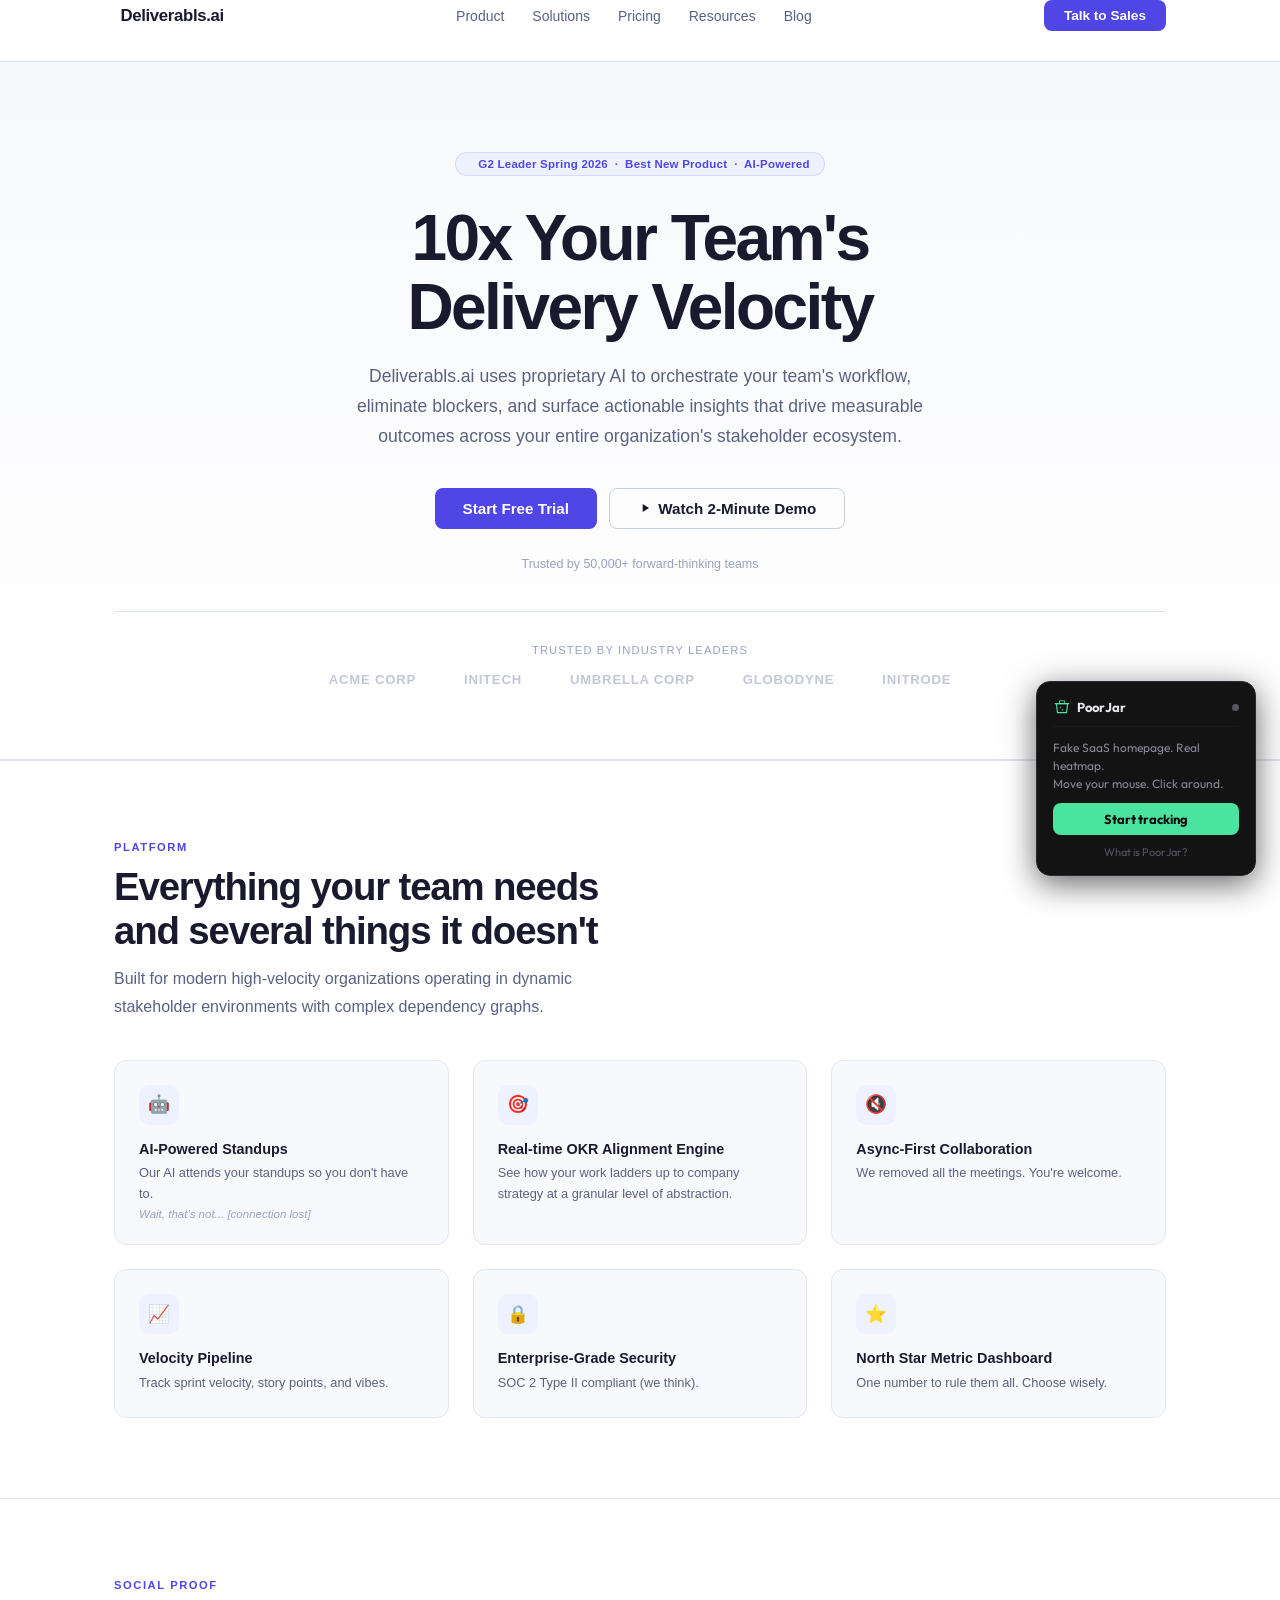
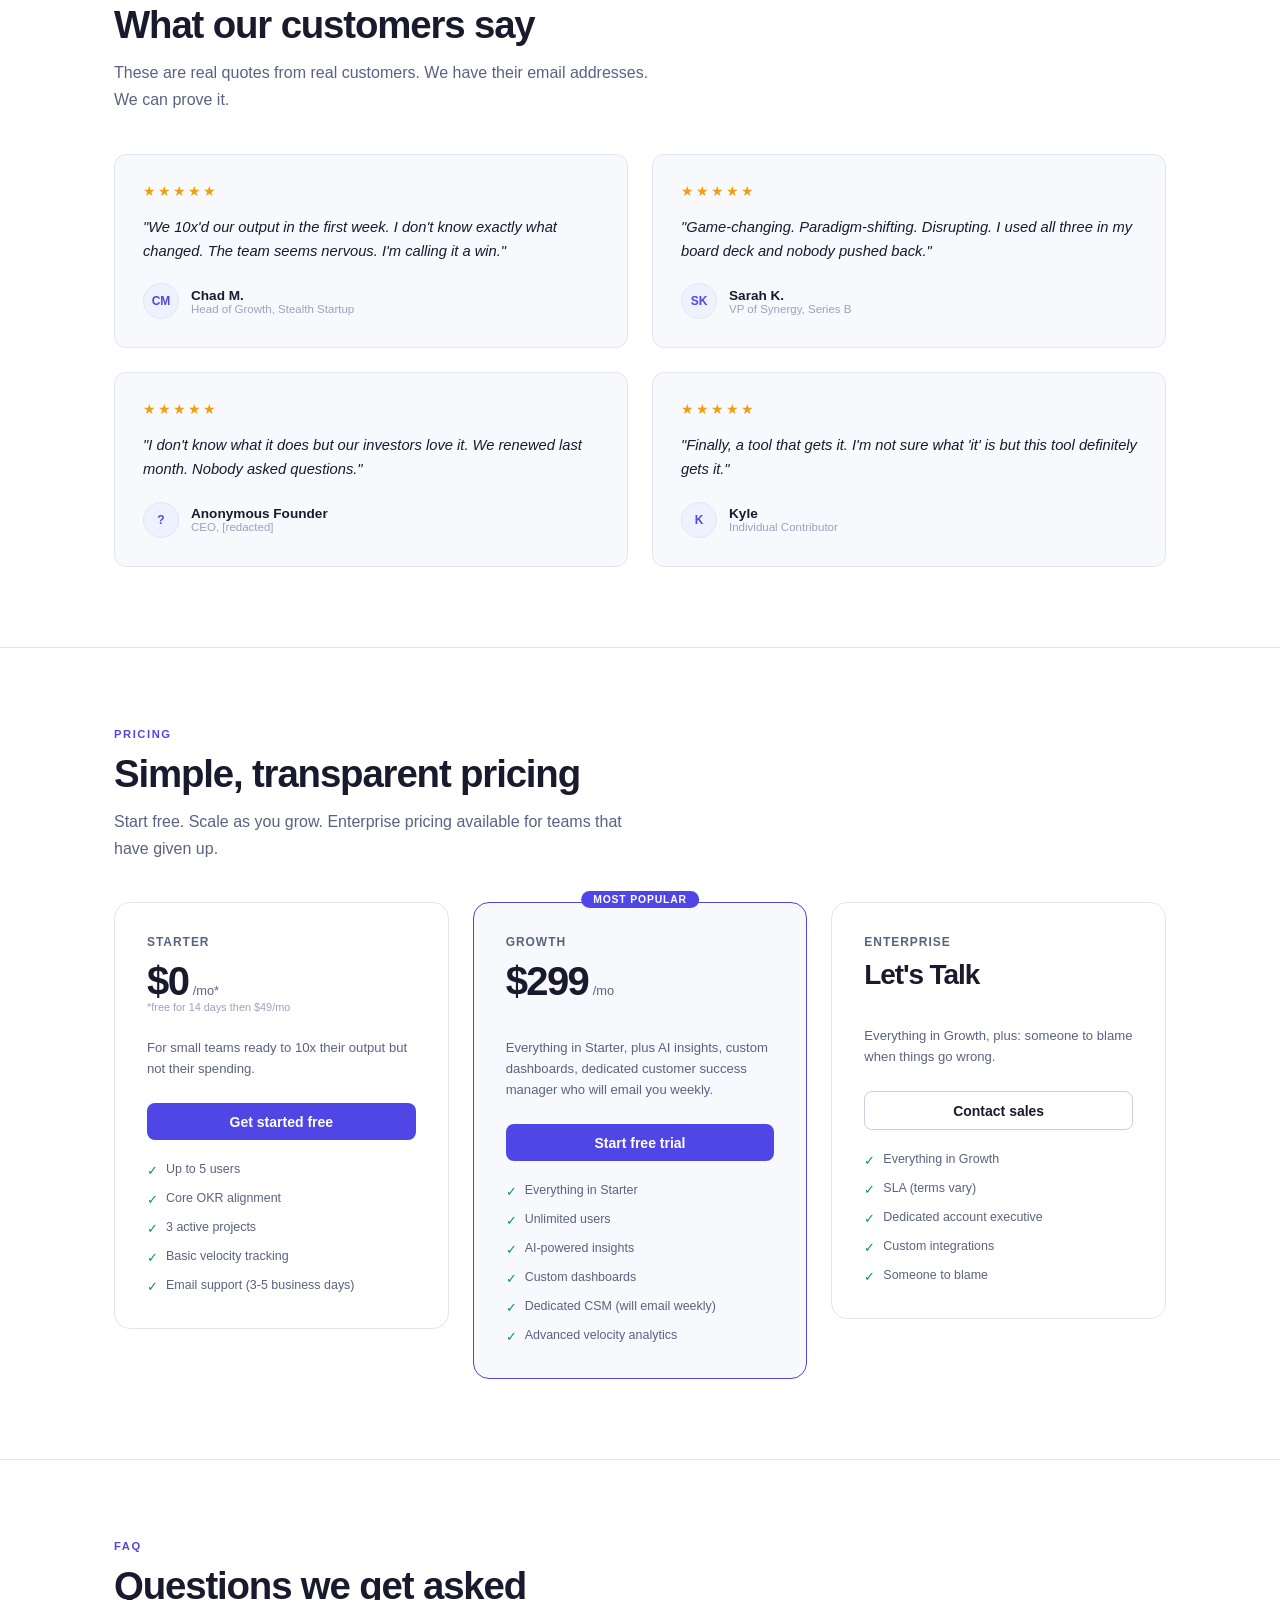
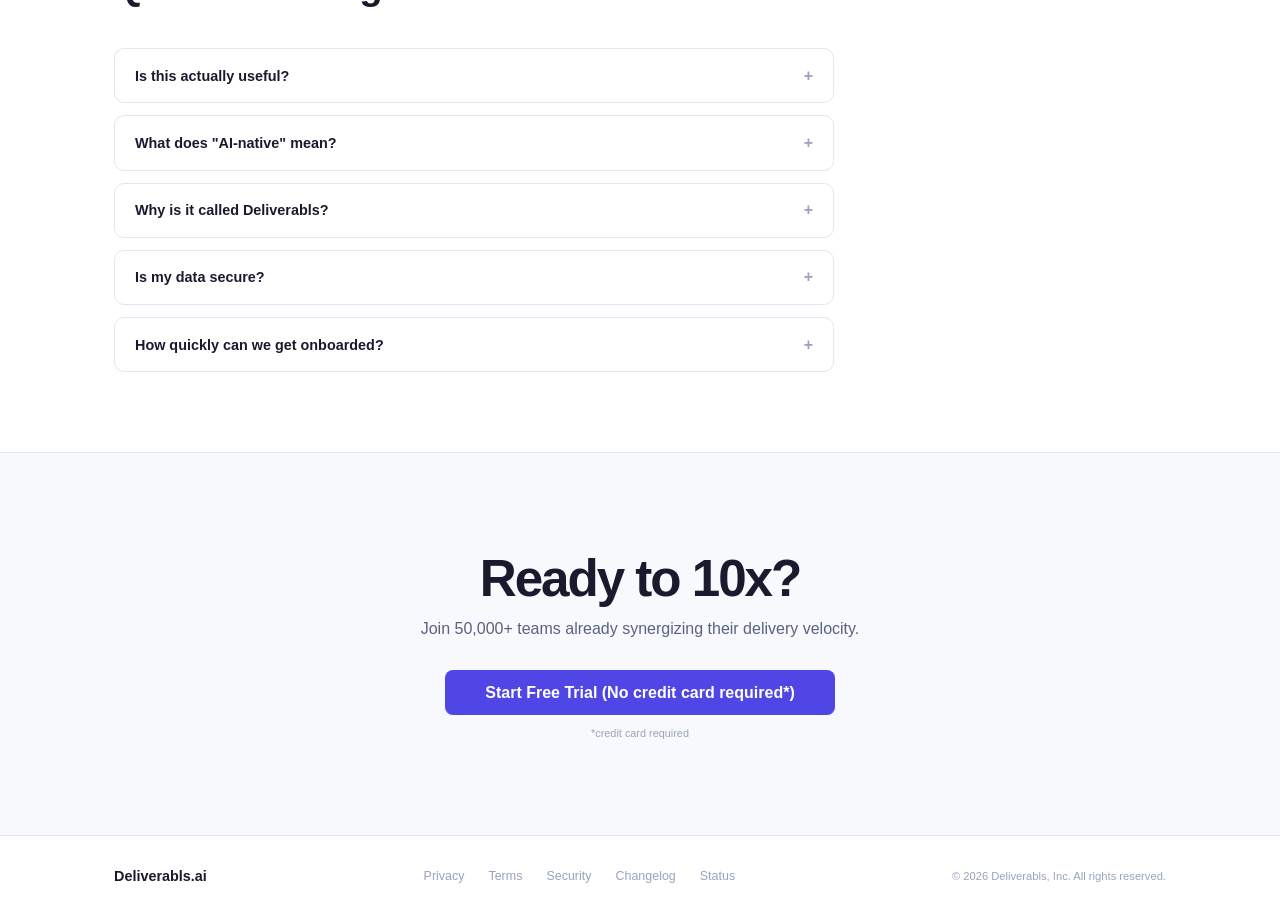
<file: demo/index.html>
<!DOCTYPE html>
<html lang="en">
<head>
  <meta charset="UTF-8">
  <meta name="viewport" content="width=device-width, initial-scale=1.0">
  <title>Deliverabls.ai: 10x Your Team's Delivery Velocity</title>
  <meta name="description" content="The AI-native workflow orchestration platform that synergizes your team's delivery velocity.">
  <link rel="preconnect" href="https://fonts.googleapis.com">
  <link rel="preconnect" href="https://fonts.gstatic.com" crossorigin>
  <link href="https://fonts.googleapis.com/css2?family=DM+Mono:ital,wght@0,300;0,400;0,500&family=Outfit:wght@400;500;600;700;800;900&display=swap" rel="stylesheet">
  <style>
    *, *::before, *::after { box-sizing: border-box; margin: 0; padding: 0; }
    html { font-size: 16px; scroll-behavior: smooth; }
    body {
      font-family: -apple-system, BlinkMacSystemFont, 'Segoe UI', Helvetica, Arial, sans-serif;
      background: #FFFFFF;
      color: #1A1A2E;
      -webkit-font-smoothing: antialiased;
      position: relative;
    }
    a { color: inherit; text-decoration: none; }
    ul, ol { list-style: none; }
    button { cursor: pointer; border: none; background: none; font: inherit; }

    :root {
      --bg: #FFFFFF;
      --bg2: #F8F9FC;
      --bg3: #F0F2F8;
      --border: #E2E6F0;
      --border2: #C8CFDF;
      --text: #1A1A2E;
      --muted: #5A6282;
      --dim: #9AA3BE;
      --accent: #4F46E5;
      --accent-light: #EEF2FF;
      --accent-mid: rgba(79,70,229,0.15);
      --green: #059669;
    }

    .container { max-width: 1100px; margin: 0 auto; padding: 0 1.5rem; }

    /* Nav */
    nav {
      position: sticky; top: 0; z-index: 50;
      background: rgba(255,255,255,0.96);
      backdrop-filter: blur(10px);
      border-bottom: 1px solid var(--border);
      height: 62px;
    }
    .nav-inner { display: flex; align-items: center; justify-content: space-between; height: 100%; gap: 2rem; }
    .nav-logo { font-weight: 800; font-size: 1.05rem; color: var(--text); display: flex; align-items: center; gap: 0.4rem; letter-spacing: -0.02em; }
    .nav-logo-dot { width: 8px; height: 8px; background: var(--accent); border-radius: 50%; }
    .nav-links { display: flex; gap: 1.75rem; }
    .nav-links a { font-size: 0.875rem; color: var(--muted); font-weight: 500; transition: color 0.15s; }
    .nav-links a:hover { color: var(--text); }
    .nav-cta { background: var(--accent); color: #fff; font-weight: 700; font-size: 0.85rem; padding: 0.5rem 1.25rem; border-radius: 8px; transition: opacity 0.15s; white-space: nowrap; }
    .nav-cta:hover { opacity: 0.88; }
    @media (max-width: 700px) { .nav-links { display: none; } }

    /* Hero */
    .hero { padding: 5.5rem 0 4.5rem; text-align: center; background: linear-gradient(180deg, #F8F9FC 0%, #fff 100%); border-bottom: 1px solid var(--border); }
    .hero-badge { display: inline-flex; align-items: center; gap: 0.5rem; background: var(--accent-light); border: 1px solid var(--accent-mid); border-radius: 100px; padding: 0.3rem 0.9rem; font-size: 0.72rem; color: var(--accent); font-weight: 600; margin-bottom: 1.75rem; letter-spacing: 0.02em; }
    .hero h1 { font-size: clamp(2.25rem, 5vw, 4rem); font-weight: 900; letter-spacing: -0.04em; line-height: 1.08; color: var(--text); margin-bottom: 1.25rem; }
    .hero h1 span { color: var(--accent); }
    .hero-sub { font-size: clamp(0.95rem, 2vw, 1.1rem); color: var(--muted); max-width: 580px; margin: 0 auto 2.25rem; line-height: 1.7; }
    .hero-actions { display: flex; align-items: center; justify-content: center; flex-wrap: wrap; gap: 0.75rem; margin-bottom: 1.75rem; }
    .btn-primary-d { background: var(--accent); color: #fff; font-weight: 700; font-size: 0.95rem; padding: 0.75rem 1.75rem; border-radius: 8px; border: none; cursor: pointer; transition: opacity 0.15s, transform 0.15s; }
    .btn-primary-d:hover { opacity: 0.88; transform: translateY(-1px); }
    .btn-outline-d { background: transparent; color: var(--text); font-weight: 600; font-size: 0.95rem; padding: 0.7rem 1.75rem; border-radius: 8px; border: 1.5px solid var(--border2); transition: border-color 0.15s; display: flex; align-items: center; gap: 0.4rem; }
    .btn-outline-d:hover { border-color: var(--accent); color: var(--accent); }
    .hero-social-proof { font-size: 0.78rem; color: var(--dim); }
    .logo-strip { display: flex; align-items: center; justify-content: center; flex-wrap: wrap; gap: 1.5rem 3rem; margin-top: 2.5rem; padding-top: 2rem; border-top: 1px solid var(--border); }
    .logo-strip-label { font-size: 0.7rem; color: var(--dim); letter-spacing: 0.1em; text-transform: uppercase; width: 100%; text-align: center; margin-bottom: -0.5rem; }
    .fake-logo { font-size: 0.82rem; color: var(--dim); font-weight: 700; letter-spacing: 0.06em; text-transform: uppercase; opacity: 0.6; }

    /* Sections */
    .section { padding: 5rem 0; border-top: 1px solid var(--border); }
    .section-label { font-size: 0.7rem; font-weight: 700; letter-spacing: 0.14em; text-transform: uppercase; color: var(--accent); margin-bottom: 0.75rem; }
    .section-title { font-size: clamp(1.6rem, 3vw, 2.4rem); font-weight: 800; letter-spacing: -0.03em; line-height: 1.15; color: var(--text); margin-bottom: 0.75rem; }
    .section-sub { color: var(--muted); font-size: 1rem; line-height: 1.7; max-width: 540px; }

    /* Features */
    .features-grid { display: grid; grid-template-columns: repeat(3, 1fr); gap: 1.5rem; margin-top: 2.5rem; }
    @media (max-width: 800px) { .features-grid { grid-template-columns: 1fr 1fr; } }
    @media (max-width: 540px) { .features-grid { grid-template-columns: 1fr; } }
    .feature-card { background: var(--bg2); border: 1px solid var(--border); border-radius: 12px; padding: 1.5rem; transition: border-color 0.2s, box-shadow 0.2s; }
    .feature-card:hover { border-color: var(--border2); box-shadow: 0 2px 12px rgba(0,0,0,0.06); }
    .feature-icon { width: 40px; height: 40px; border-radius: 10px; display: flex; align-items: center; justify-content: center; font-size: 1.1rem; margin-bottom: 1rem; background: var(--accent-light); }
    .feature-title { font-size: 0.9rem; font-weight: 700; color: var(--text); margin-bottom: 0.4rem; }
    .feature-desc { font-size: 0.8rem; color: var(--muted); line-height: 1.6; }
    .feature-incomplete { font-size: 0.72rem; color: var(--dim); font-style: italic; margin-top: 0.25rem; }

    /* Testimonials */
    .testimonials-grid { display: grid; grid-template-columns: repeat(2, 1fr); gap: 1.5rem; margin-top: 2.5rem; }
    @media (max-width: 640px) { .testimonials-grid { grid-template-columns: 1fr; } }
    .testimonial-card { background: var(--bg2); border: 1px solid var(--border); border-radius: 12px; padding: 1.75rem; }
    .testimonial-stars { display: flex; gap: 2px; margin-bottom: 1rem; }
    .star { color: #F59E0B; font-size: 0.85rem; }
    .testimonial-quote { font-size: 0.92rem; color: var(--text); line-height: 1.65; margin-bottom: 1.25rem; font-style: italic; }
    .testimonial-author { display: flex; align-items: center; gap: 0.75rem; }
    .testimonial-avatar { width: 36px; height: 36px; border-radius: 50%; background: var(--accent-light); border: 1px solid var(--border); display: flex; align-items: center; justify-content: center; font-size: 0.75rem; font-weight: 700; color: var(--accent); flex-shrink: 0; }
    .testimonial-name { font-size: 0.85rem; font-weight: 700; color: var(--text); }
    .testimonial-role { font-size: 0.72rem; color: var(--dim); }

    /* Pricing */
    .pricing-grid { display: grid; grid-template-columns: repeat(3, 1fr); gap: 1.5rem; margin-top: 2.5rem; align-items: start; }
    @media (max-width: 720px) { .pricing-grid { grid-template-columns: 1fr; } }
    .pricing-card { background: var(--bg); border: 1.5px solid var(--border); border-radius: 16px; padding: 2rem; position: relative; }
    .pricing-card.popular { border-color: var(--accent); background: var(--bg2); }
    .pricing-popular-badge { position: absolute; top: -12px; left: 50%; transform: translateX(-50%); background: var(--accent); color: #fff; font-size: 0.65rem; font-weight: 800; letter-spacing: 0.08em; text-transform: uppercase; padding: 3px 12px; border-radius: 100px; }
    .pricing-tier { font-size: 0.75rem; color: var(--muted); font-weight: 700; text-transform: uppercase; letter-spacing: 0.08em; margin-bottom: 0.75rem; }
    .pricing-amount { font-size: 2.5rem; font-weight: 900; color: var(--text); letter-spacing: -0.04em; line-height: 1; }
    .pricing-period { font-size: 0.8rem; color: var(--muted); }
    .pricing-fine-print { font-size: 0.68rem; color: var(--dim); margin-bottom: 1.25rem; min-height: 1rem; }
    .pricing-desc { font-size: 0.82rem; color: var(--muted); line-height: 1.6; margin-bottom: 1.5rem; }
    .pricing-cta { display: block; width: 100%; text-align: center; padding: 0.65rem; border-radius: 8px; font-weight: 700; font-size: 0.875rem; cursor: pointer; transition: opacity 0.15s; }
    .pricing-cta-primary { background: var(--accent); color: #fff; border: none; }
    .pricing-cta-secondary { border: 1.5px solid var(--border2); color: var(--text); background: transparent; transition: border-color 0.15s; }
    .pricing-cta-secondary:hover { border-color: var(--accent); color: var(--accent); }
    .pricing-features { margin-top: 1.25rem; display: flex; flex-direction: column; gap: 0.55rem; }
    .pricing-feat { display: flex; align-items: flex-start; gap: 0.5rem; font-size: 0.78rem; color: var(--muted); line-height: 1.5; }
    .pricing-feat-check { color: var(--green); flex-shrink: 0; margin-top: 1px; font-size: 0.8rem; }

    /* FAQ */
    .faq-list { display: flex; flex-direction: column; gap: 0.75rem; margin-top: 2.5rem; max-width: 720px; }
    .faq-item { border: 1px solid var(--border); border-radius: 10px; overflow: hidden; }
    .faq-q { display: flex; align-items: center; justify-content: space-between; padding: 1.1rem 1.25rem; cursor: pointer; font-weight: 600; font-size: 0.9rem; color: var(--text); user-select: none; transition: background 0.15s; }
    .faq-q:hover { background: var(--bg2); }
    .faq-icon { font-size: 1rem; color: var(--dim); transition: transform 0.2s; flex-shrink: 0; }
    .faq-item.open .faq-icon { transform: rotate(45deg); color: var(--accent); }
    .faq-a { display: none; padding: 0 1.25rem 1.1rem; font-size: 0.85rem; color: var(--muted); line-height: 1.7; border-top: 1px solid var(--border); }
    .faq-item.open .faq-a { display: block; }

    /* Final CTA */
    .final-cta { padding: 6rem 0; text-align: center; background: var(--bg2); border-top: 1px solid var(--border); }
    .final-cta h2 { font-size: clamp(2rem, 4vw, 3.2rem); font-weight: 900; letter-spacing: -0.04em; color: var(--text); margin-bottom: 0.75rem; }
    .final-cta p { color: var(--muted); font-size: 1rem; margin-bottom: 2rem; }
    .final-fine { font-size: 0.68rem; color: var(--dim); margin-top: 0.75rem; }

    /* Footer */
    footer { border-top: 1px solid var(--border); padding: 2rem 0; background: #fff; }
    .footer-inner { display: flex; align-items: center; justify-content: space-between; flex-wrap: wrap; gap: 1rem; }
    .footer-logo { font-weight: 800; font-size: 0.9rem; color: var(--text); }
    .footer-links { display: flex; gap: 1.5rem; }
    .footer-links a { font-size: 0.78rem; color: var(--dim); transition: color 0.15s; }
    .footer-links a:hover { color: var(--muted); }
    .footer-legal { font-size: 0.7rem; color: var(--dim); }
  </style>
</head>
<body>

  <!-- ── Nav ── -->
  <nav>
    <div class="container">
      <div class="nav-inner">
        <div class="nav-logo">
          <div class="nav-logo-icon">
            <svg viewBox="0 0 14 14" fill="#0A0A0B"><path d="M7 1L9.5 5.5H12.5L10 8.5L11 12.5L7 10.5L3 12.5L4 8.5L1.5 5.5H4.5L7 1Z"/></svg>
          </div>
          Deliverabls.ai
        </div>
        <div class="nav-links">
          <a href="#">Product</a>
          <a href="#">Solutions</a>
          <a href="#">Pricing</a>
          <a href="#">Resources</a>
          <a href="#">Blog</a>
        </div>
        <button class="nav-cta">Talk to Sales</button>
      </div>
    </div>
  </nav>

  <!-- ── Hero ── -->
  <section class="hero">
    <div class="container">
      <div class="hero-badge">
        <span class="hero-badge-dot"></span>
        G2 Leader Spring 2026 &nbsp;·&nbsp; Best New Product &nbsp;·&nbsp; AI-Powered
      </div>
      <h1>10x Your Team's<br>Delivery Velocity</h1>
      <p class="hero-sub">Deliverabls.ai uses proprietary AI to orchestrate your team's workflow, eliminate blockers, and surface actionable insights that drive measurable outcomes across your entire organization's stakeholder ecosystem.</p>
      <div class="hero-actions">
        <button class="btn-primary-d">Start Free Trial</button>
        <button class="btn-outline-d">
          <span style="display:flex;align-items:center;gap:0.4rem;">
            <svg width="14" height="14" viewBox="0 0 24 24" fill="currentColor"><path d="M8 5v14l11-7z"/></svg>
            Watch 2-Minute Demo
          </span>
        </button>
      </div>
      <p class="hero-social-proof">Trusted by 50,000+ forward-thinking teams</p>
      <div class="logo-strip">
        <span class="logo-strip-label">Trusted by industry leaders</span>
        <span class="fake-logo">ACME Corp</span>
        <span class="fake-logo">Initech</span>
        <span class="fake-logo">Umbrella Corp</span>
        <span class="fake-logo">Globodyne</span>
        <span class="fake-logo">Initrode</span>
      </div>
    </div>
  </section>

  <!-- ── Features ── -->
  <section class="section" id="product">
    <div class="container">
      <div class="section-label">Platform</div>
      <h2 class="section-title">Everything your team needs<br>and several things it doesn't</h2>
      <p class="section-sub">Built for modern high-velocity organizations operating in dynamic stakeholder environments with complex dependency graphs.</p>
      <div class="features-grid">
        <div class="feature-card">
          <div class="feature-icon">🤖</div>
          <div class="feature-title">AI-Powered Standups</div>
          <div class="feature-desc">Our AI attends your standups so you don't have to.</div>
          <div class="feature-incomplete">Wait, that's not... [connection lost]</div>
        </div>
        <div class="feature-card">
          <div class="feature-icon">🎯</div>
          <div class="feature-title">Real-time OKR Alignment Engine</div>
          <div class="feature-desc">See how your work ladders up to company strategy at a granular level of abstraction.</div>
        </div>
        <div class="feature-card">
          <div class="feature-icon">🔇</div>
          <div class="feature-title">Async-First Collaboration</div>
          <div class="feature-desc">We removed all the meetings. You're welcome.</div>
        </div>
        <div class="feature-card">
          <div class="feature-icon">📈</div>
          <div class="feature-title">Velocity Pipeline</div>
          <div class="feature-desc">Track sprint velocity, story points, and vibes.</div>
        </div>
        <div class="feature-card">
          <div class="feature-icon">🔒</div>
          <div class="feature-title">Enterprise-Grade Security</div>
          <div class="feature-desc">SOC 2 Type II compliant (we think).</div>
        </div>
        <div class="feature-card">
          <div class="feature-icon">⭐</div>
          <div class="feature-title">North Star Metric Dashboard</div>
          <div class="feature-desc">One number to rule them all. Choose wisely.</div>
        </div>
      </div>
    </div>
  </section>

  <!-- ── Testimonials ── -->
  <section class="section">
    <div class="container">
      <div class="section-label">Social Proof</div>
      <h2 class="section-title">What our customers say</h2>
      <p class="section-sub">These are real quotes from real customers. We have their email addresses. We can prove it.</p>
      <div class="testimonials-grid">
        <div class="testimonial-card">
          <div class="testimonial-stars">
            <span class="star">★</span><span class="star">★</span><span class="star">★</span><span class="star">★</span><span class="star">★</span>
          </div>
          <div class="testimonial-quote">"We 10x'd our output in the first week. I don't know exactly what changed. The team seems nervous. I'm calling it a win."</div>
          <div class="testimonial-author">
            <div class="testimonial-avatar">CM</div>
            <div>
              <div class="testimonial-name">Chad M.</div>
              <div class="testimonial-role">Head of Growth, Stealth Startup</div>
            </div>
          </div>
        </div>
        <div class="testimonial-card">
          <div class="testimonial-stars">
            <span class="star">★</span><span class="star">★</span><span class="star">★</span><span class="star">★</span><span class="star">★</span>
          </div>
          <div class="testimonial-quote">"Game-changing. Paradigm-shifting. Disrupting. I used all three in my board deck and nobody pushed back."</div>
          <div class="testimonial-author">
            <div class="testimonial-avatar">SK</div>
            <div>
              <div class="testimonial-name">Sarah K.</div>
              <div class="testimonial-role">VP of Synergy, Series B</div>
            </div>
          </div>
        </div>
        <div class="testimonial-card">
          <div class="testimonial-stars">
            <span class="star">★</span><span class="star">★</span><span class="star">★</span><span class="star">★</span><span class="star">★</span>
          </div>
          <div class="testimonial-quote">"I don't know what it does but our investors love it. We renewed last month. Nobody asked questions."</div>
          <div class="testimonial-author">
            <div class="testimonial-avatar">?</div>
            <div>
              <div class="testimonial-name">Anonymous Founder</div>
              <div class="testimonial-role">CEO, [redacted]</div>
            </div>
          </div>
        </div>
        <div class="testimonial-card">
          <div class="testimonial-stars">
            <span class="star">★</span><span class="star">★</span><span class="star">★</span><span class="star">★</span><span class="star">★</span>
          </div>
          <div class="testimonial-quote">"Finally, a tool that gets it. I'm not sure what 'it' is but this tool definitely gets it."</div>
          <div class="testimonial-author">
            <div class="testimonial-avatar">K</div>
            <div>
              <div class="testimonial-name">Kyle</div>
              <div class="testimonial-role">Individual Contributor</div>
            </div>
          </div>
        </div>
      </div>
    </div>
  </section>

  <!-- ── Pricing ── -->
  <section class="section" id="pricing">
    <div class="container">
      <div class="section-label">Pricing</div>
      <h2 class="section-title">Simple, transparent pricing</h2>
      <p class="section-sub">Start free. Scale as you grow. Enterprise pricing available for teams that have given up.</p>
      <div class="pricing-grid">
        <div class="pricing-card">
          <div class="pricing-tier">Starter</div>
          <div class="pricing-price">
            <span class="pricing-amount">$0</span>
            <span class="pricing-period">/mo*</span>
          </div>
          <div class="pricing-fine-print">*free for 14 days then $49/mo</div>
          <div class="pricing-desc">For small teams ready to 10x their output but not their spending.</div>
          <button class="pricing-cta pricing-cta-primary">Get started free</button>
          <div class="pricing-features">
            <div class="pricing-feat"><span class="pricing-feat-check">✓</span><span>Up to 5 users</span></div>
            <div class="pricing-feat"><span class="pricing-feat-check">✓</span><span>Core OKR alignment</span></div>
            <div class="pricing-feat"><span class="pricing-feat-check">✓</span><span>3 active projects</span></div>
            <div class="pricing-feat"><span class="pricing-feat-check">✓</span><span>Basic velocity tracking</span></div>
            <div class="pricing-feat"><span class="pricing-feat-check">✓</span><span>Email support (3-5 business days)</span></div>
          </div>
        </div>
        <div class="pricing-card popular">
          <div class="pricing-popular-badge">Most Popular</div>
          <div class="pricing-tier">Growth</div>
          <div class="pricing-price">
            <span class="pricing-amount">$299</span>
            <span class="pricing-period">/mo</span>
          </div>
          <div class="pricing-fine-print">&nbsp;</div>
          <div class="pricing-desc">Everything in Starter, plus AI insights, custom dashboards, dedicated customer success manager who will email you weekly.</div>
          <button class="pricing-cta pricing-cta-primary">Start free trial</button>
          <div class="pricing-features">
            <div class="pricing-feat"><span class="pricing-feat-check">✓</span><span>Everything in Starter</span></div>
            <div class="pricing-feat"><span class="pricing-feat-check">✓</span><span>Unlimited users</span></div>
            <div class="pricing-feat"><span class="pricing-feat-check">✓</span><span>AI-powered insights</span></div>
            <div class="pricing-feat"><span class="pricing-feat-check">✓</span><span>Custom dashboards</span></div>
            <div class="pricing-feat"><span class="pricing-feat-check">✓</span><span>Dedicated CSM (will email weekly)</span></div>
            <div class="pricing-feat"><span class="pricing-feat-check">✓</span><span>Advanced velocity analytics</span></div>
          </div>
        </div>
        <div class="pricing-card">
          <div class="pricing-tier">Enterprise</div>
          <div class="pricing-price">
            <span class="pricing-amount" style="font-size:1.75rem;">Let's Talk</span>
          </div>
          <div class="pricing-fine-print">&nbsp;</div>
          <div class="pricing-desc">Everything in Growth, plus: someone to blame when things go wrong.</div>
          <button class="pricing-cta pricing-cta-secondary">Contact sales</button>
          <div class="pricing-features">
            <div class="pricing-feat"><span class="pricing-feat-check">✓</span><span>Everything in Growth</span></div>
            <div class="pricing-feat"><span class="pricing-feat-check">✓</span><span>SLA (terms vary)</span></div>
            <div class="pricing-feat"><span class="pricing-feat-check">✓</span><span>Dedicated account executive</span></div>
            <div class="pricing-feat"><span class="pricing-feat-check">✓</span><span>Custom integrations</span></div>
            <div class="pricing-feat"><span class="pricing-feat-check">✓</span><span>Someone to blame</span></div>
          </div>
        </div>
      </div>
    </div>
  </section>

  <!-- ── FAQ ── -->
  <section class="section">
    <div class="container">
      <div class="section-label">FAQ</div>
      <h2 class="section-title">Questions we get asked</h2>
      <div class="faq-list">
        <div class="faq-item">
          <div class="faq-q" onclick="toggleFaq(this)">
            Is this actually useful?
            <span class="faq-icon">+</span>
          </div>
          <div class="faq-a">Our customers say yes. We choose to believe them. The case studies are available upon request but we recommend scheduling a 30-minute discovery call first.</div>
        </div>
        <div class="faq-item">
          <div class="faq-q" onclick="toggleFaq(this)">
            What does "AI-native" mean?
            <span class="faq-icon">+</span>
          </div>
          <div class="faq-a">It means we use GPT-4 somewhere in the product. Our engineering team is still figuring out exactly where. The important thing is we put it in the marketing copy before we figured out the product. Standard operating procedure.</div>
        </div>
        <div class="faq-item">
          <div class="faq-q" onclick="toggleFaq(this)">
            Why is it called Deliverabls?
            <span class="faq-icon">+</span>
          </div>
          <div class="faq-a">The domain with the e was taken. We considered Deliverables.io, Deliverables.co, Deliverables.app, and Deliverables.xyz. All taken. We briefly considered pivoting the product to fit a different name. This was faster.</div>
        </div>
        <div class="faq-item">
          <div class="faq-q" onclick="toggleFaq(this)">
            Is my data secure?
            <span class="faq-icon">+</span>
          </div>
          <div class="faq-a">Absolutely. Probably. We are SOC 2 Type II compliant (we think). We take security very seriously, as evidenced by the fact that we're mentioning it in the FAQ rather than burying it in a policy document nobody reads.</div>
        </div>
        <div class="faq-item">
          <div class="faq-q" onclick="toggleFaq(this)">
            How quickly can we get onboarded?
            <span class="faq-icon">+</span>
          </div>
          <div class="faq-a">Most teams are fully onboarded in 2-4 weeks. We'll schedule an onboarding kickoff, a platform walkthrough, a stakeholder alignment session, a change management workshop, and a go-live ceremony. We find that teams appreciate the ceremony.</div>
        </div>
      </div>
    </div>
  </section>

  <!-- ── Final CTA ── -->
  <div class="final-cta">
    <div class="container">
      <h2>Ready to 10x?</h2>
      <p>Join 50,000+ teams already synergizing their delivery velocity.</p>
      <div style="display:flex;align-items:center;justify-content:center;gap:1rem;flex-wrap:wrap;">
        <button class="btn-primary-d" style="font-size:1rem; padding: 0.85rem 2.5rem;">
          Start Free Trial (No credit card required*)
        </button>
      </div>
      <div class="final-fine">*credit card required</div>
    </div>
  </div>

  <!-- ── Footer ── -->
  <footer>
    <div class="container">
      <div class="footer-inner">
        <div class="footer-logo">Deliverabls.ai</div>
        <div class="footer-links">
          <a href="#">Privacy</a>
          <a href="#">Terms</a>
          <a href="#">Security</a>
          <a href="#">Changelog</a>
          <a href="#">Status</a>
        </div>
        <div class="footer-legal">© 2026 Deliverabls, Inc. All rights reserved.</div>
      </div>
    </div>
  </footer>

  <!-- ══════════════════════════════════════════════
       POORJAR HUD — floating control panel
       ══════════════════════════════════════════════ -->
  <div id="pj-hud">
    <div id="pj-hud-header">
      <span id="pj-logo">
        <svg viewBox="0 0 32 32" fill="none" xmlns="http://www.w3.org/2000/svg" width="18" height="18">
          <path d="M6 10 L8 26 L24 26 L26 10Z" stroke="#4AE3A0" stroke-width="2" stroke-linejoin="round" fill="none"/>
          <path d="M4 10 L28 10" stroke="#4AE3A0" stroke-width="2" stroke-linecap="round"/>
          <path d="M12 10 L11 5 L21 5 L20 10" stroke="#4AE3A0" stroke-width="1.5" stroke-linejoin="round" fill="none"/>
          <circle cx="13" cy="17" r="1.5" fill="#4AE3A0" opacity="0.7"/>
          <circle cx="17" cy="21" r="1.5" fill="#4AE3A0" opacity="0.7"/>
        </svg>
        PoorJar
      </span>
      <span id="pj-status-dot"></span>
    </div>

    <div id="pj-step-idle" class="pj-step active">
      <p class="pj-hint">Fake SaaS homepage. Real heatmap.<br>Move your mouse. Click around.</p>
      <button id="pj-btn-start" class="pj-btn-primary">Start tracking</button>
      <a href="../" class="pj-link">What is PoorJar?</a>
    </div>

    <div id="pj-step-tracking" class="pj-step">
      <p class="pj-hint">Browse normally. Heat builds where<br>you look and click.</p>
      <div class="pj-stats">
        <div class="pj-stat"><span id="pj-stat-gaze">0</span><label>fixations</label></div>
        <div class="pj-stat"><span id="pj-stat-clicks">0</span><label>clicks</label></div>
        <div class="pj-stat"><span id="pj-timer">00:00</span><label>elapsed</label></div>
      </div>
      <button id="pj-btn-freeze" class="pj-btn-primary">Show heatmap</button>
    </div>

    <div id="pj-step-frozen" class="pj-step">
      <p class="pj-hint">Here's where you actually looked.</p>
      <div class="pj-stats">
        <div class="pj-stat"><span id="pj-final-gaze">0</span><label>fixations</label></div>
        <div class="pj-stat"><span id="pj-final-clicks">0</span><label>clicks</label></div>
        <div class="pj-stat"><span id="pj-final-scroll">0%</span><label>scrolled</label></div>
      </div>
      <button id="pj-btn-reset" class="pj-btn-secondary">Start over</button>
      <a href="../#wizard" class="pj-btn-primary pj-btn-link">Add to your site</a>
    </div>
  </div>

  <!-- Heatmap canvas (full page overlay) -->
  <canvas id="pj-heatmap-canvas"></canvas>

  <style>
    /* ── HUD ── */
    #pj-hud {
      position: fixed;
      bottom: 24px;
      right: 24px;
      z-index: 9999;
      background: rgba(10,10,11,0.96);
      border: 1px solid #2A2A32;
      border-radius: 14px;
      padding: 16px;
      width: 220px;
      font-family: 'Outfit', system-ui, sans-serif;
      font-size: 13px;
      box-shadow: 0 8px 32px rgba(0,0,0,0.6);
      backdrop-filter: blur(12px);
    }
    #pj-hud-header {
      display: flex;
      align-items: center;
      justify-content: space-between;
      margin-bottom: 12px;
      padding-bottom: 10px;
      border-bottom: 1px solid #1A1A1E;
    }
    #pj-logo {
      display: flex;
      align-items: center;
      gap: 6px;
      font-weight: 700;
      font-size: 13px;
      color: #E8E8F0;
    }
    #pj-status-dot {
      width: 7px;
      height: 7px;
      border-radius: 50%;
      background: #555566;
      transition: background 0.3s;
    }
    #pj-status-dot.active { background: #4AE3A0; box-shadow: 0 0 6px #4AE3A0; }
    #pj-status-dot.pulsing { animation: pj-pulse 1s ease-in-out infinite; }
    @keyframes pj-pulse { 0%,100% { opacity:1; } 50% { opacity:0.3; } }

    .pj-step { display: none; flex-direction: column; gap: 10px; }
    .pj-step.active { display: flex; }

    .pj-hint {
      font-size: 12px;
      color: #888899;
      line-height: 1.5;
    }
    .pj-hint span { color: #4AE3A0; font-weight: 600; }

    .pj-btn-primary {
      display: block;
      width: 100%;
      background: #4AE3A0;
      color: #0A0A0B;
      border: none;
      border-radius: 8px;
      padding: 8px 12px;
      font-weight: 700;
      font-size: 13px;
      font-family: inherit;
      cursor: pointer;
      text-align: center;
      transition: opacity 0.15s;
      text-decoration: none;
    }
    .pj-btn-primary:hover { opacity: 0.85; }
    .pj-btn-secondary {
      display: block;
      width: 100%;
      background: transparent;
      color: #888899;
      border: 1px solid #2A2A32;
      border-radius: 8px;
      padding: 8px 12px;
      font-weight: 600;
      font-size: 12px;
      font-family: inherit;
      cursor: pointer;
      text-align: center;
      transition: border-color 0.15s;
    }
    .pj-btn-secondary:hover { border-color: #4AE3A0; color: #4AE3A0; }
    .pj-btn-link { display: block; text-decoration: none; }
    .pj-link {
      font-size: 11px;
      color: #555566;
      text-align: center;
      text-decoration: none;
      transition: color 0.15s;
    }
    .pj-link:hover { color: #4AE3A0; }

    .pj-stats {
      display: flex;
      gap: 6px;
    }
    .pj-stat {
      flex: 1;
      background: #111113;
      border: 1px solid #1A1A1E;
      border-radius: 8px;
      padding: 6px 4px;
      text-align: center;
    }
    .pj-stat span {
      display: block;
      font-size: 16px;
      font-weight: 700;
      color: #4AE3A0;
      font-family: 'DM Mono', monospace;
      line-height: 1.2;
    }
    .pj-stat label {
      display: block;
      font-size: 9px;
      color: #555566;
      text-transform: uppercase;
      letter-spacing: 0.06em;
      margin-top: 2px;
    }

    /* ── Heatmap canvas ── */
    #pj-heatmap-canvas {
      display: none;
      position: absolute;
      top: 0;
      left: 0;
      z-index: 9990;
      pointer-events: none;
    }
    #pj-heatmap-canvas.active { display: block; }


  </style>

  <script>
    function toggleFaq(el) {
      const item = el.parentElement;
      item.classList.toggle('open');
    }
  </script>

  <script>
  (function() {
    'use strict';

    // ── State ──────────────────────────────────────────────
    let state = 'idle'; // idle | tracking | frozen
    let gazeCount = 0, clickCount = 0, maxScrollDepth = 0;
    let timerInterval = null, timerStart = null;
    let heatmapData = null, heatmapW = 0, heatmapH = 0;
    const BLOB_R = 80, BLOB_SIGMA = 32;

    // Mouse dwell state
    let mouseDwellCenter = null, mouseDwellStart = null;
    const MOUSE_DWELL_R = 50, MOUSE_DWELL_MS = 350;

    const hud = id => document.getElementById(id);
    const steps = ['pj-step-idle','pj-step-tracking','pj-step-frozen'];

    function showStep(n) {
      steps.forEach((s,i) => { const el = hud(s); if (el) el.classList.toggle('active', i === n); });
    }
    function setStatus(mode) {
      const dot = hud('pj-status-dot');
      dot.className = '';
      if (mode === 'active') dot.classList.add('active');
      else if (mode === 'pulsing') dot.classList.add('active','pulsing');
    }

    // ── Heatmap ────────────────────────────────────────────
    function initHeatmap() {
      const canvas = hud('pj-heatmap-canvas');
      heatmapW = window.innerWidth;
      heatmapH = Math.max(document.documentElement.scrollHeight, window.innerHeight);
      canvas.width = heatmapW; canvas.height = heatmapH;
      canvas.style.width = heatmapW + 'px'; canvas.style.height = heatmapH + 'px';
      heatmapData = new Float32Array(heatmapW * heatmapH);
      canvas.classList.add('active');
    }

    function addHeatPoint(sx, sy) {
      if (!heatmapData) return;
      const cx = Math.round(sx), cy = Math.round(sy);
      const x0=Math.max(0,cx-BLOB_R), x1=Math.min(heatmapW-1,cx+BLOB_R);
      const y0=Math.max(0,cy-BLOB_R), y1=Math.min(heatmapH-1,cy+BLOB_R);
      for (let py=y0;py<=y1;py++) {
        const dy2=py-cy;
        for (let px=x0;px<=x1;px++) {
          const dx2=px-cx;
          heatmapData[py*heatmapW+px] += Math.exp(-(dx2*dx2+dy2*dy2)/(2*BLOB_SIGMA*BLOB_SIGMA));
        }
      }
    }

    function renderHeatmap() {
      const canvas = hud('pj-heatmap-canvas');
      if (!canvas || !heatmapData) return;
      const ctx = canvas.getContext('2d');
      let max = 0;
      for (let i=0;i<heatmapData.length;i++) if (heatmapData[i]>max) max=heatmapData[i];
      if (max === 0) return;
      const img = ctx.createImageData(heatmapW, heatmapH);
      const d = img.data;
      const stops = [
        [0,    0,   0,   0,   0],
        [0.2,  0,   0, 200,  60],
        [0.45, 0, 200, 220, 110],
        [0.65, 0, 220,   0, 140],
        [0.82,220, 220,   0, 165],
        [1.0, 255,   0,   0, 200],
      ];
      for (let i=0;i<heatmapData.length;i++) {
        const t = heatmapData[i]/max;
        if (t<0.02) { d[i*4+3]=0; continue; }
        let r=0,g=0,b=0,a=0;
        for (let s=1;s<stops.length;s++) {
          if (t<=stops[s][0]) {
            const p=stops[s-1],n=stops[s],f=(t-p[0])/(n[0]-p[0]);
            r=p[1]+(n[1]-p[1])*f; g=p[2]+(n[2]-p[2])*f;
            b=p[3]+(n[3]-p[3])*f; a=p[4]+(n[4]-p[4])*f;
            break;
          }
        }
        d[i*4]=r; d[i*4+1]=g; d[i*4+2]=b; d[i*4+3]=a;
      }
      ctx.clearRect(0,0,heatmapW,heatmapH);
      ctx.putImageData(img,0,0);
    }

    // ── Mouse tracking ─────────────────────────────────────
    document.addEventListener('mousemove', e => {
      if (state !== 'tracking') return;
      const pt = {x: e.clientX, y: e.clientY};
      const now = Date.now();
      if (!mouseDwellCenter) {
        mouseDwellCenter = pt; mouseDwellStart = now;
      } else {
        const dx = pt.x - mouseDwellCenter.x, dy = pt.y - mouseDwellCenter.y;
        if (Math.sqrt(dx*dx+dy*dy) > MOUSE_DWELL_R) {
          mouseDwellCenter = pt; mouseDwellStart = now;
        } else if (now - mouseDwellStart >= MOUSE_DWELL_MS) {
          addHeatPoint(mouseDwellCenter.x, mouseDwellCenter.y + window.scrollY);
          gazeCount++;
          hud('pj-stat-gaze').textContent = gazeCount;
          mouseDwellCenter = pt;
          mouseDwellStart = now - MOUSE_DWELL_MS + 100;
        }
      }
    }, { passive: true });

    document.addEventListener('click', e => {
      if (e.target.closest('#pj-hud')) return;
      if (state !== 'tracking') return;
      clickCount++;
      hud('pj-stat-clicks').textContent = clickCount;
      addHeatPoint(e.clientX, e.clientY + window.scrollY);
    }, true);

    document.addEventListener('scroll', () => {
      if (state !== 'tracking') return;
      const el = document.documentElement;
      const depth = el.scrollTop / (el.scrollHeight - el.clientHeight || 1);
      if (depth > maxScrollDepth) maxScrollDepth = depth;
    }, { passive: true });

    // ── Tracking ───────────────────────────────────────────
    function beginTracking() {
      state = 'tracking';
      setStatus('active');
      showStep(1);
      gazeCount = 0; clickCount = 0; maxScrollDepth = 0;
      mouseDwellCenter = null; mouseDwellStart = null;
      initHeatmap();
      timerStart = Date.now();
      timerInterval = setInterval(() => {
        const e = Math.floor((Date.now()-timerStart)/1000);
        hud('pj-timer').textContent = String(Math.floor(e/60)).padStart(2,'0')+':'+String(e%60).padStart(2,'0');
      }, 1000);
    }

    function freezeDemo() {
      state = 'frozen';
      clearInterval(timerInterval);
      renderHeatmap();
      hud('pj-final-gaze').textContent = gazeCount;
      hud('pj-final-clicks').textContent = clickCount;
      hud('pj-final-scroll').textContent = Math.round(maxScrollDepth*100)+'%';
      showStep(2); setStatus('');
    }

    function resetDemo() {
      state = 'idle';
      clearInterval(timerInterval);
      const canvas = hud('pj-heatmap-canvas');
      canvas.classList.remove('active');
      if (heatmapData) { heatmapData=null; canvas.getContext('2d').clearRect(0,0,canvas.width,canvas.height); }
      setStatus(''); showStep(0);
    }

    setInterval(() => { if (state === 'tracking') renderHeatmap(); }, 150);

    hud('pj-btn-start').addEventListener('click', () => { beginTracking(); });
    hud('pj-btn-freeze').addEventListener('click', () => { if (state === 'tracking') freezeDemo(); });
    hud('pj-btn-reset').addEventListener('click', resetDemo);

    showStep(0);
  })();
  </script>

</body>
</html>
</file>
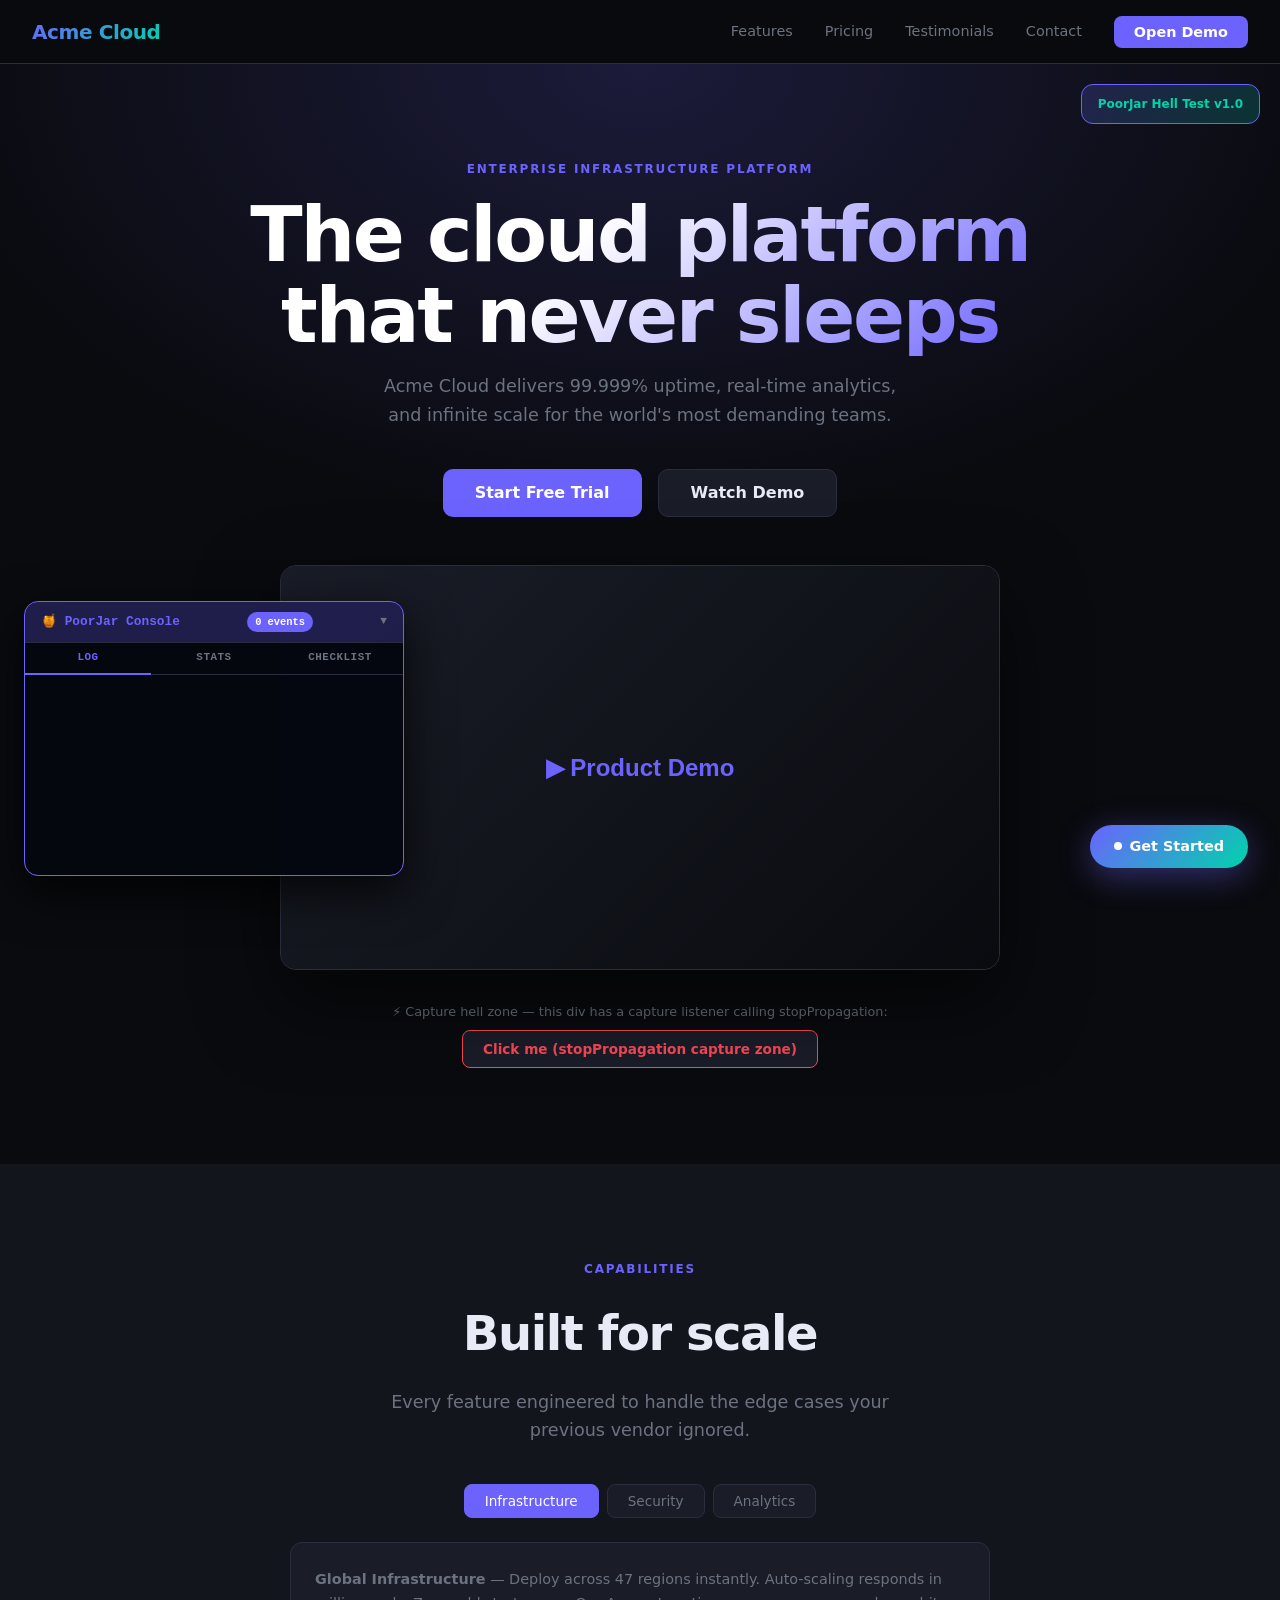
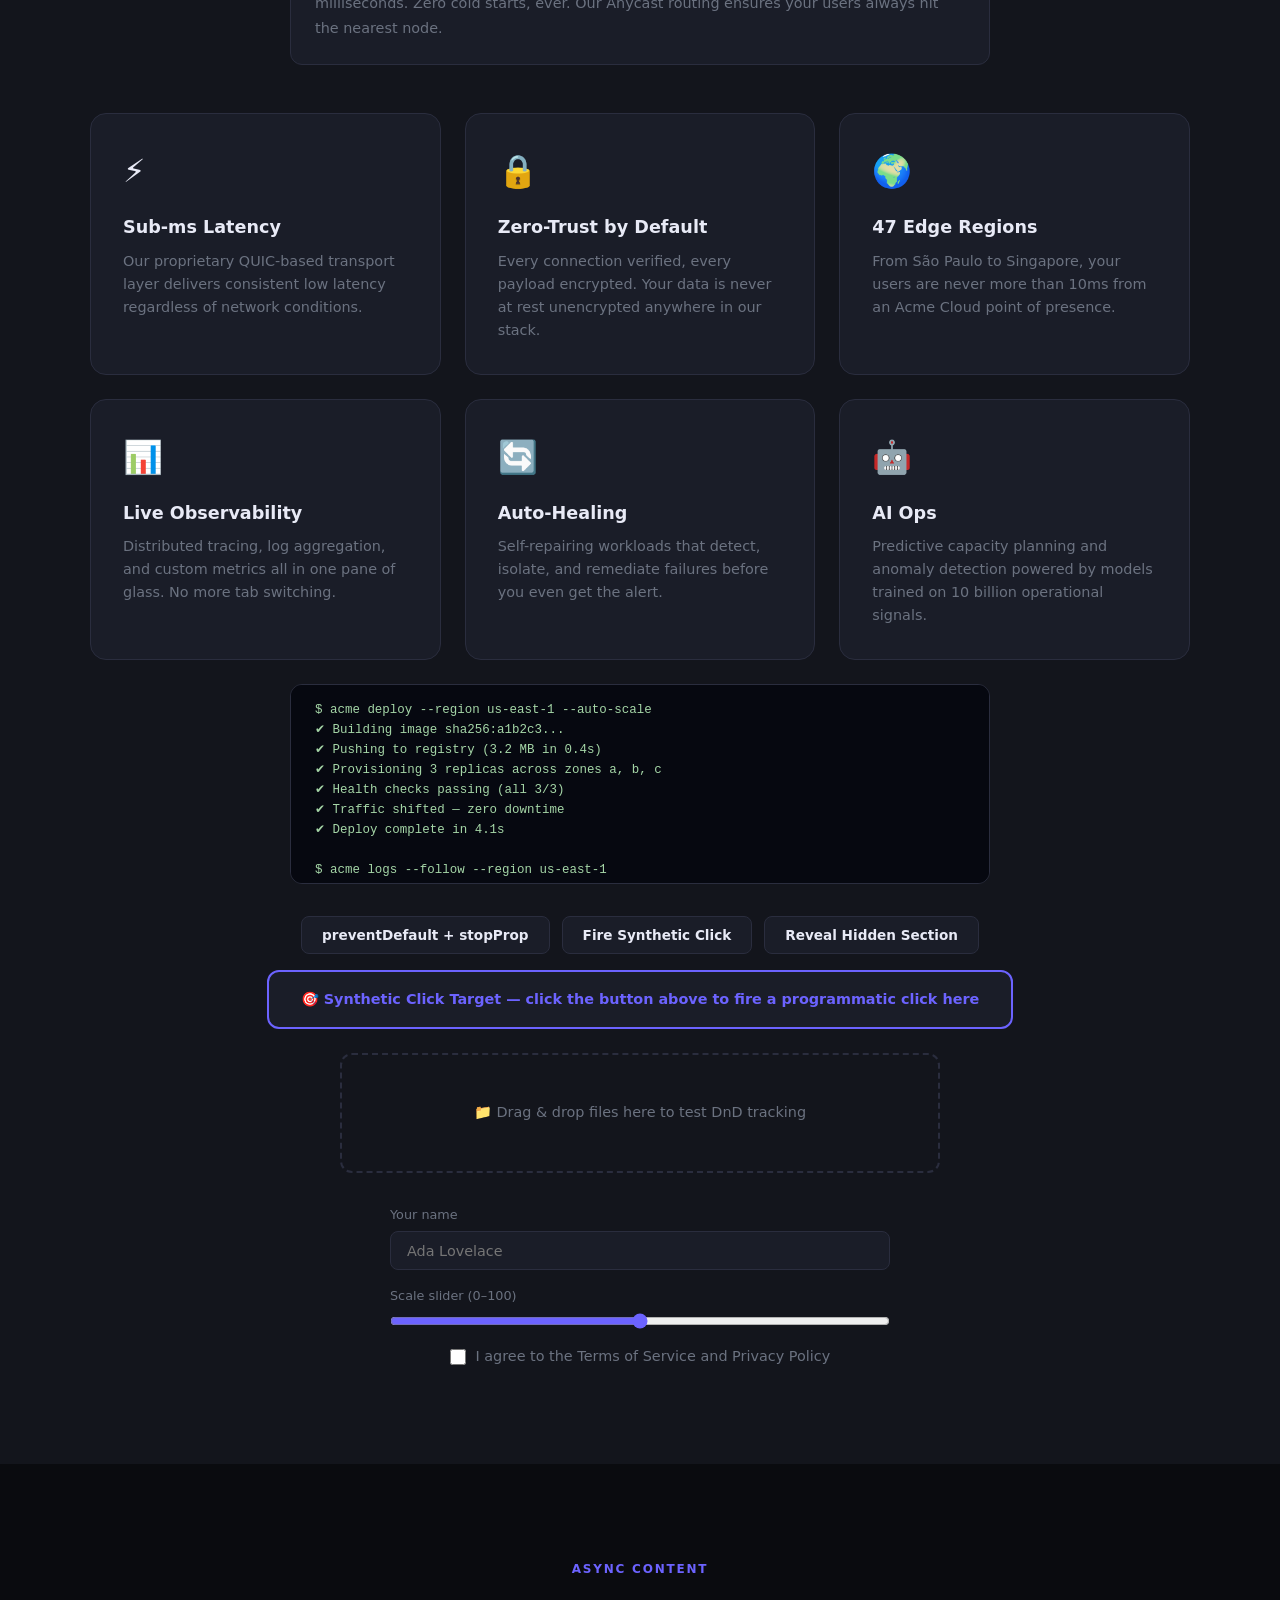
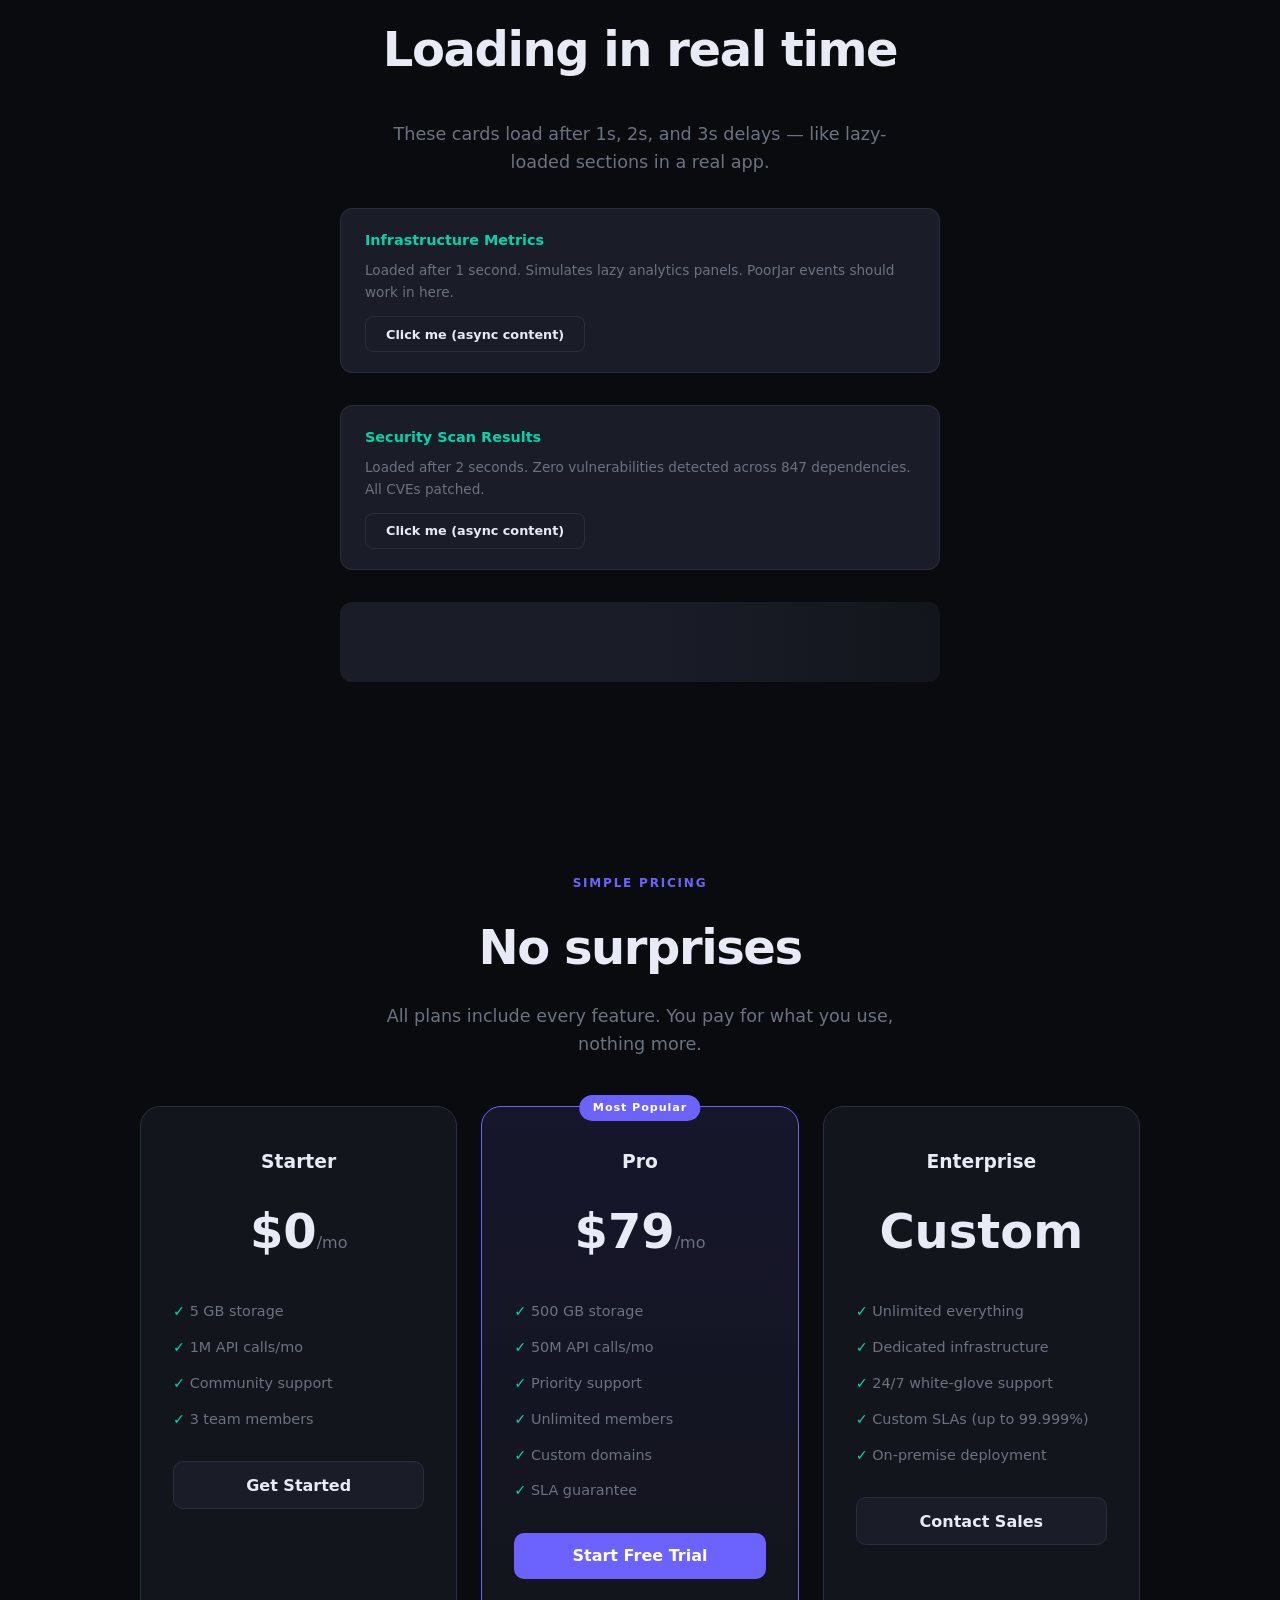
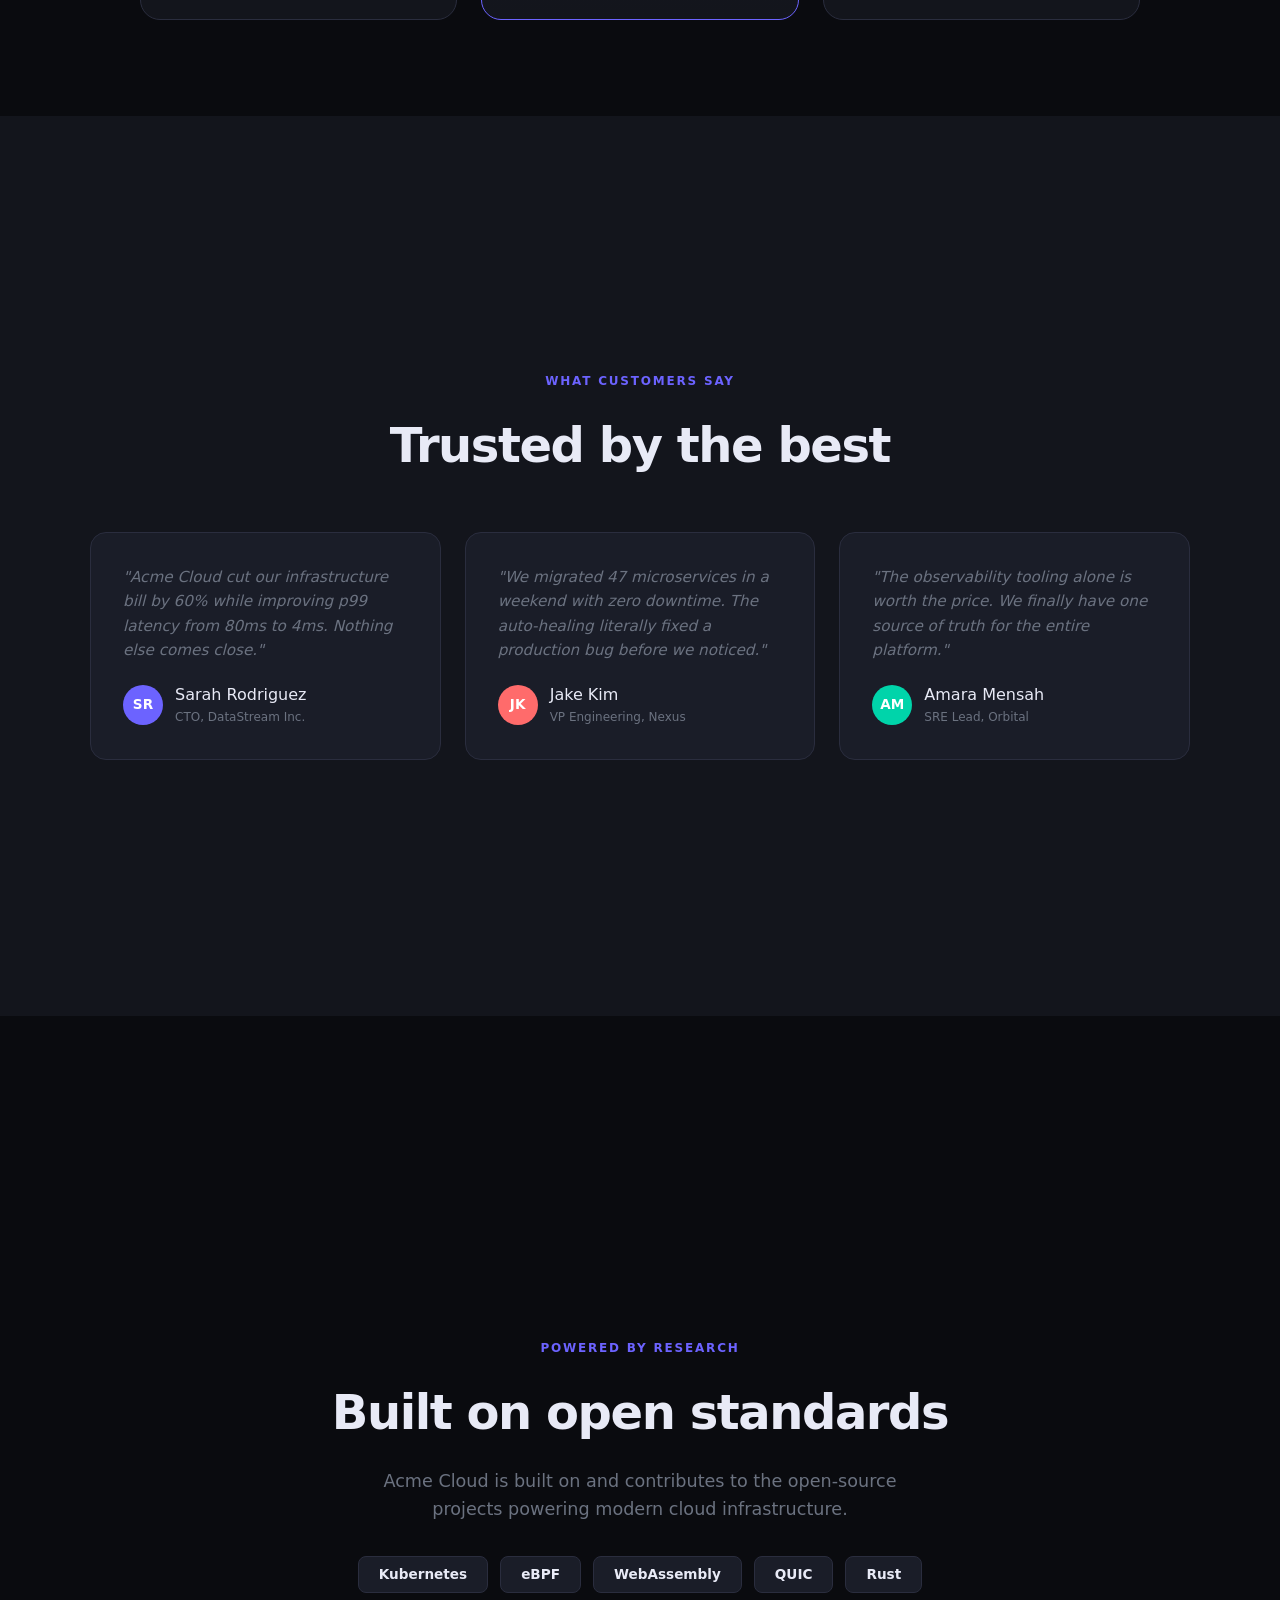
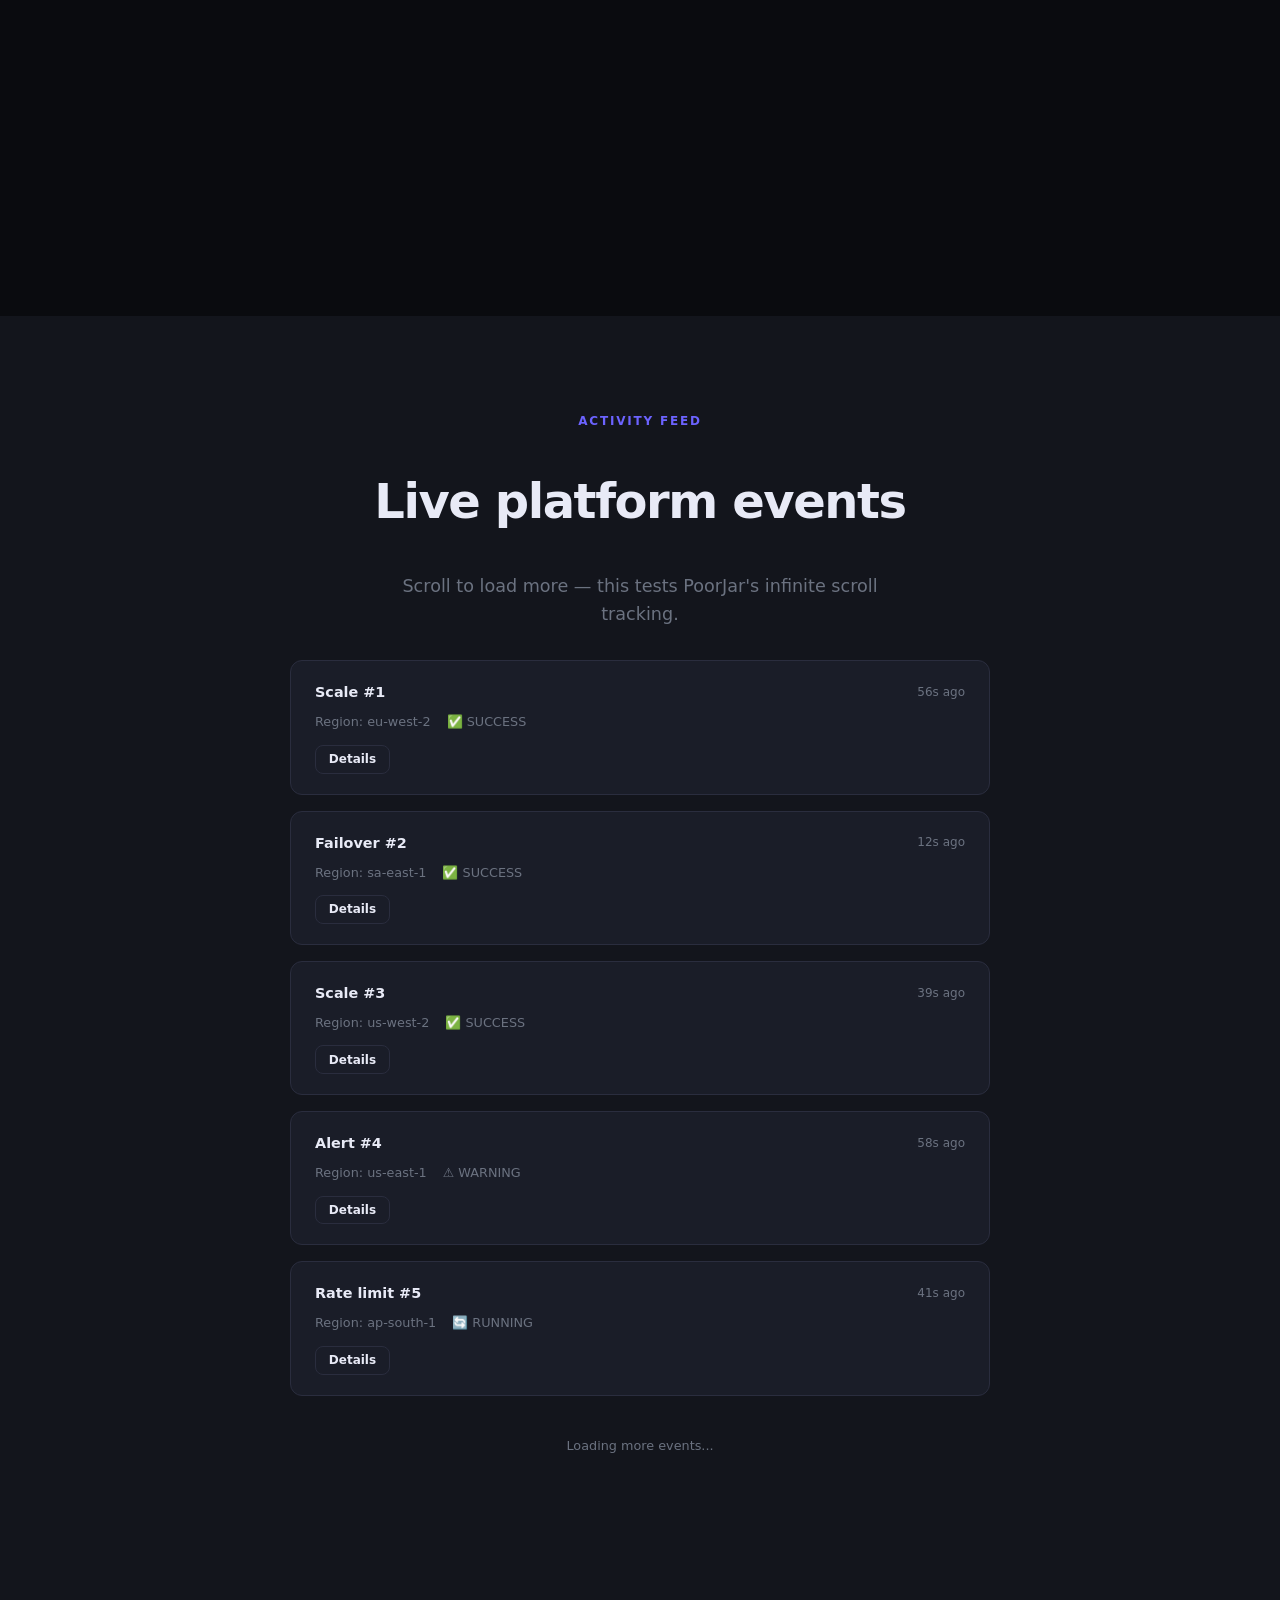
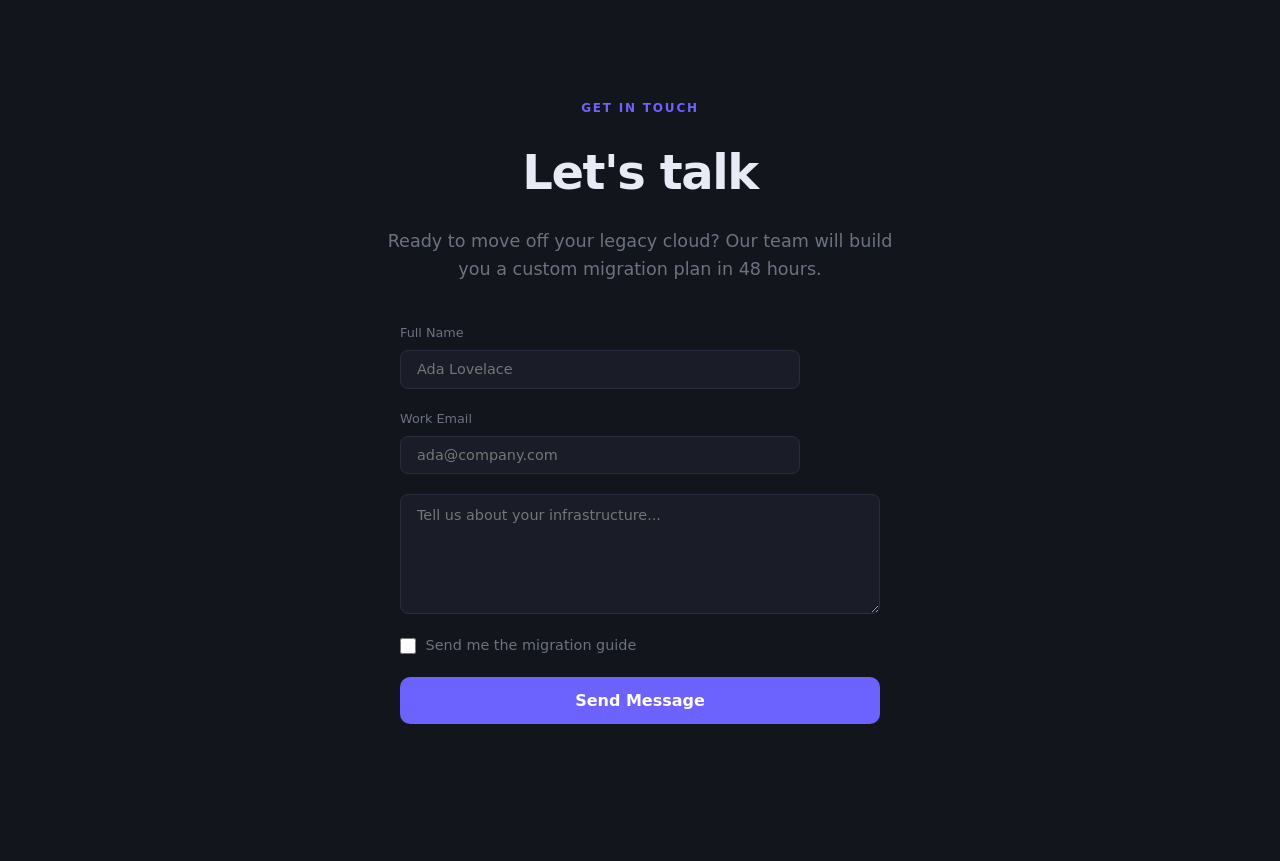
<file: helltest/index.html>
<!DOCTYPE html>
<html lang="en">
<head>
<meta charset="UTF-8">
<meta name="viewport" content="width=device-width, initial-scale=1.0">
<title>Acme Cloud — Enterprise SaaS Platform</title>
<script
  src="https://poorjar.com/poorjar.js"
  data-endpoint="https://qidjrruxrazbitqdzogg.supabase.co/rest/v1/poorjar_events"
  data-site-id="helltest"
  data-mode="supabase"
  data-key="eyJhbGciOiJIUzI1NiIsInR5cCI6IkpXVCJ9.eyJpc3MiOiJzdXBhYmFzZSIsInJlZiI6InFpZGpycnV4cmF6Yml0cWR6b2dnIiwicm9sZSI6ImFub24iLCJpYXQiOjE3Nzg4NjAzMzYsImV4cCI6MjA5NDQzNjMzNn0.H2Zou0E6T_XPzCm-3svWUEzQXKo40_gPgGXW46mk0lw"
></script>
<style>
/* ── Reset & Base ─────────────────────────────── */
*, *::before, *::after { box-sizing: border-box; margin: 0; padding: 0; }
:root {
  --bg:       #0a0b0f;
  --surface:  #13151c;
  --surface2: #1a1d28;
  --border:   #2a2d3e;
  --accent:   #6c63ff;
  --accent2:  #00d4aa;
  --text:     #e8eaf6;
  --muted:    #6b7280;
  --danger:   #ff4757;
  --font:     'Inter', system-ui, -apple-system, sans-serif;
}
html { scroll-behavior: auto; }
body {
  background: var(--bg);
  color: var(--text);
  font-family: var(--font);
  line-height: 1.6;
  overflow-x: hidden;
}
a { color: var(--accent); text-decoration: none; }
button {
  cursor: pointer;
  font-family: var(--font);
  border: none;
  outline: none;
}

/* ── Sticky Header ────────────────────────────── */
#header {
  position: sticky;
  top: 0;
  z-index: 900;
  background: rgba(10,11,15,0.85);
  backdrop-filter: blur(12px);
  border-bottom: 1px solid var(--border);
  display: flex;
  align-items: center;
  justify-content: space-between;
  padding: 0 2rem;
  height: 64px;
}
.logo {
  font-size: 1.25rem;
  font-weight: 700;
  letter-spacing: -0.02em;
  background: linear-gradient(135deg, var(--accent), var(--accent2));
  -webkit-background-clip: text;
  -webkit-text-fill-color: transparent;
}
nav { display: flex; gap: 2rem; align-items: center; }
nav a {
  color: var(--muted);
  font-size: 0.9rem;
  transition: color .2s;
}
nav a:hover { color: var(--text); }
.nav-cta {
  background: var(--accent);
  color: #fff;
  padding: 0.5rem 1.25rem;
  border-radius: 8px;
  font-size: 0.9rem;
  font-weight: 600;
  transition: opacity .2s;
}
.nav-cta:hover { opacity: 0.85; }

/* ── Sections ─────────────────────────────────── */
section {
  min-height: 100vh;
  display: flex;
  flex-direction: column;
  align-items: center;
  justify-content: center;
  padding: 6rem 2rem;
  position: relative;
}
.section-label {
  font-size: 0.75rem;
  font-weight: 600;
  letter-spacing: 0.15em;
  text-transform: uppercase;
  color: var(--accent);
  margin-bottom: 1rem;
}
h1, h2 { letter-spacing: -0.03em; }
h1 { font-size: clamp(2.5rem, 6vw, 5rem); font-weight: 800; line-height: 1.05; }
h2 { font-size: clamp(1.8rem, 4vw, 3rem); font-weight: 700; }
.subtext { color: var(--muted); font-size: 1.1rem; max-width: 520px; text-align: center; margin-top: 1rem; }

/* ── Hero ─────────────────────────────────────── */
#hero {
  background:
    radial-gradient(ellipse 80% 60% at 50% 0%, rgba(108,99,255,0.18) 0%, transparent 70%),
    var(--bg);
  text-align: center;
  gap: 0;
}
#hero h1 {
  background: linear-gradient(135deg, #fff 40%, var(--accent) 100%);
  -webkit-background-clip: text;
  -webkit-text-fill-color: transparent;
  max-width: 900px;
}
.hero-actions { display: flex; gap: 1rem; margin-top: 2.5rem; flex-wrap: wrap; justify-content: center; }
.btn-primary {
  background: var(--accent);
  color: #fff;
  padding: 0.85rem 2rem;
  border-radius: 10px;
  font-size: 1rem;
  font-weight: 600;
  transition: transform .2s, opacity .2s;
}
.btn-primary:hover { transform: translateY(-2px); opacity: 0.9; }
.btn-secondary {
  background: var(--surface2);
  color: var(--text);
  padding: 0.85rem 2rem;
  border-radius: 10px;
  font-size: 1rem;
  font-weight: 600;
  border: 1px solid var(--border);
  transition: background .2s;
}
.btn-secondary:hover { background: var(--surface); }

/* Fake iframe embed */
.video-wrapper {
  margin-top: 3rem;
  width: min(720px, 90vw);
  aspect-ratio: 16/9;
  border-radius: 16px;
  overflow: hidden;
  border: 1px solid var(--border);
  box-shadow: 0 32px 80px rgba(0,0,0,0.6);
  position: relative;
}
.video-wrapper iframe {
  width: 100%; height: 100%;
  border: none;
}

/* ── Features ─────────────────────────────────── */
#features { background: var(--surface); }
.feature-grid {
  display: grid;
  grid-template-columns: repeat(auto-fit, minmax(280px, 1fr));
  gap: 1.5rem;
  width: 100%;
  max-width: 1100px;
  margin-top: 3rem;
}
.feature-card {
  background: var(--surface2);
  border: 1px solid var(--border);
  border-radius: 16px;
  padding: 2rem;
  transition: transform .2s, border-color .2s;
}
.feature-card:hover { transform: translateY(-4px); border-color: var(--accent); }
.feature-icon {
  font-size: 2rem;
  margin-bottom: 1rem;
}
.feature-card h3 { font-size: 1.1rem; margin-bottom: 0.5rem; }
.feature-card p  { color: var(--muted); font-size: 0.9rem; }

/* Tab panel */
.tab-bar { display: flex; gap: 0.5rem; margin-top: 2.5rem; }
.tab-btn {
  background: var(--surface2);
  border: 1px solid var(--border);
  color: var(--muted);
  padding: 0.5rem 1.25rem;
  border-radius: 8px;
  font-size: 0.85rem;
  transition: all .2s;
}
.tab-btn.active {
  background: var(--accent);
  border-color: var(--accent);
  color: #fff;
}
.tab-content {
  display: none;
  max-width: 700px;
  width: 100%;
  margin-top: 1.5rem;
  background: var(--surface2);
  border: 1px solid var(--border);
  border-radius: 12px;
  padding: 1.5rem;
  color: var(--muted);
  font-size: 0.9rem;
  line-height: 1.7;
}
.tab-content.active { display: block; }

/* Code preview scrollable box */
.code-box {
  width: min(700px, 90vw);
  height: 200px;
  overflow-y: scroll;
  background: #060810;
  border: 1px solid var(--border);
  border-radius: 12px;
  padding: 1rem 1.5rem;
  font-family: 'Menlo', 'Consolas', monospace;
  font-size: 0.78rem;
  color: #a5d6a7;
  margin-top: 1.5rem;
  white-space: pre;
}

/* Drag-and-drop zone */
.dnd-zone {
  width: min(600px, 90vw);
  height: 120px;
  border: 2px dashed var(--border);
  border-radius: 12px;
  display: flex;
  align-items: center;
  justify-content: center;
  color: var(--muted);
  font-size: 0.9rem;
  margin-top: 1.5rem;
  transition: border-color .2s, background .2s;
}
.dnd-zone.drag-over { border-color: var(--accent); background: rgba(108,99,255,0.08); }

/* Form inputs */
.input-group {
  display: flex;
  flex-direction: column;
  gap: 0.4rem;
  width: min(400px, 90vw);
}
.input-group label { font-size: 0.8rem; color: var(--muted); }
.input-group input[type="text"],
.input-group input[type="email"] {
  background: var(--surface2);
  border: 1px solid var(--border);
  border-radius: 8px;
  padding: 0.65rem 1rem;
  color: var(--text);
  font-family: var(--font);
  font-size: 0.9rem;
  width: 100%;
}
.input-group input:focus { outline: 2px solid var(--accent); border-color: transparent; }
.input-group input[type="range"] { accent-color: var(--accent); width: 100%; }
.checkbox-label {
  display: flex; align-items: center; gap: 0.6rem;
  color: var(--muted); font-size: 0.9rem; cursor: pointer;
}
.checkbox-label input[type="checkbox"] { accent-color: var(--accent); width: 16px; height: 16px; }

/* ── Pricing ──────────────────────────────────── */
#pricing { background: var(--bg); }
.pricing-grid {
  display: grid;
  grid-template-columns: repeat(auto-fit, minmax(260px, 1fr));
  gap: 1.5rem;
  max-width: 1000px;
  width: 100%;
  margin-top: 3rem;
}
.pricing-card {
  background: var(--surface);
  border: 1px solid var(--border);
  border-radius: 20px;
  padding: 2.5rem 2rem;
  text-align: center;
  position: relative;
  transition: transform .2s;
}
.pricing-card.featured {
  border-color: var(--accent);
  background: linear-gradient(180deg, rgba(108,99,255,0.12) 0%, var(--surface) 100%);
}
.pricing-card.featured::before {
  content: 'Most Popular';
  position: absolute;
  top: -12px;
  left: 50%;
  transform: translateX(-50%);
  background: var(--accent);
  color: #fff;
  font-size: 0.7rem;
  font-weight: 700;
  letter-spacing: 0.08em;
  padding: 0.25rem 0.85rem;
  border-radius: 999px;
}
.pricing-card:hover { transform: translateY(-4px); }
.price { font-size: 3rem; font-weight: 800; margin: 1rem 0; }
.price span { font-size: 1rem; font-weight: 400; color: var(--muted); }
.pricing-features { list-style: none; margin: 1.5rem 0; text-align: left; }
.pricing-features li { padding: 0.4rem 0; color: var(--muted); font-size: 0.9rem; }
.pricing-features li::before { content: '✓  '; color: var(--accent2); }

/* ── Testimonials ─────────────────────────────── */
#testimonials { background: var(--surface); }
.testimonial-grid {
  display: grid;
  grid-template-columns: repeat(auto-fit, minmax(300px, 1fr));
  gap: 1.5rem;
  max-width: 1100px;
  width: 100%;
  margin-top: 3rem;
}
.testimonial-card {
  background: var(--surface2);
  border: 1px solid var(--border);
  border-radius: 16px;
  padding: 2rem;
}
.testimonial-card p { color: var(--muted); font-size: 0.95rem; font-style: italic; }
.testimonial-author {
  display: flex;
  align-items: center;
  gap: 0.75rem;
  margin-top: 1.25rem;
}
.avatar {
  width: 40px; height: 40px;
  border-radius: 50%;
  display: flex; align-items: center; justify-content: center;
  font-weight: 700; font-size: 0.85rem; color: #fff;
}
.testimonial-author div span {
  display: block;
  font-size: 0.75rem;
  color: var(--muted);
}

/* Async-loaded section */
#lazy-section {
  background: var(--bg);
  min-height: 100vh;
  opacity: 0;
  transform: translateY(40px);
  transition: opacity .6s, transform .6s;
}
#lazy-section.revealed { opacity: 1; transform: none; }

/* ── Contact ──────────────────────────────────── */
#contact { background: var(--surface); }
.contact-form {
  display: flex;
  flex-direction: column;
  gap: 1.25rem;
  width: min(480px, 90vw);
  margin-top: 2.5rem;
}
.contact-form textarea {
  background: var(--surface2);
  border: 1px solid var(--border);
  border-radius: 8px;
  padding: 0.75rem 1rem;
  color: var(--text);
  font-family: var(--font);
  font-size: 0.9rem;
  resize: vertical;
  min-height: 120px;
}
.contact-form textarea:focus { outline: 2px solid var(--accent); border-color: transparent; }
.contact-form .btn-primary { width: 100%; text-align: center; }

/* Infinite scroll sentinel */
#scroll-sentinel { height: 1px; }
.infinite-block {
  width: min(700px, 90vw);
  background: var(--surface2);
  border: 1px solid var(--border);
  border-radius: 12px;
  padding: 1.25rem 1.5rem;
  margin-top: 1rem;
  animation: fadeIn .4s ease;
}
@keyframes fadeIn { from { opacity: 0; transform: translateY(10px); } to { opacity: 1; transform: none; } }

/* ── Modal ────────────────────────────────────── */
#modal-overlay {
  display: none;
  position: fixed;
  inset: 0;
  background: rgba(0,0,0,0.75);
  z-index: 1000;
  align-items: center;
  justify-content: center;
}
#modal-overlay.open { display: flex; }
#modal {
  background: var(--surface);
  border: 1px solid var(--border);
  border-radius: 20px;
  padding: 2.5rem;
  width: min(500px, 90vw);
  position: relative;
}
#modal h3 { font-size: 1.5rem; margin-bottom: 0.75rem; }
#modal p  { color: var(--muted); font-size: 0.95rem; }
#modal-close {
  position: absolute;
  top: 1.25rem; right: 1.25rem;
  background: var(--surface2);
  border: 1px solid var(--border);
  color: var(--muted);
  width: 32px; height: 32px;
  border-radius: 50%;
  font-size: 1rem;
  display: flex; align-items: center; justify-content: center;
}
#modal-close:hover { color: var(--text); }

/* Absolutely positioned overlay element */
#floating-overlay {
  position: absolute;
  top: 20px; right: 20px;
  background: linear-gradient(135deg, rgba(108,99,255,0.2), rgba(0,212,170,0.2));
  border: 1px solid var(--accent);
  border-radius: 12px;
  padding: 0.6rem 1rem;
  font-size: 0.75rem;
  font-weight: 600;
  color: var(--accent2);
  pointer-events: none;
  z-index: 5;
}

/* Floating CTA (CSS transform) */
#floating-cta {
  position: fixed;
  bottom: 2rem;
  right: 2rem;
  z-index: 500;
  transform: translateY(0);
  transition: transform .3s;
  background: linear-gradient(135deg, var(--accent), var(--accent2));
  color: #fff;
  padding: 0.85rem 1.5rem;
  border-radius: 999px;
  font-weight: 700;
  font-size: 0.9rem;
  box-shadow: 0 8px 32px rgba(108,99,255,0.4);
  display: flex;
  align-items: center;
  gap: 0.5rem;
}
#floating-cta:hover { transform: translateY(-4px) scale(1.04); }
#floating-cta .dot {
  width: 8px; height: 8px;
  background: #fff;
  border-radius: 50%;
  animation: pulse 1.5s infinite;
}
@keyframes pulse { 0%,100% { opacity: 1; } 50% { opacity: 0.4; } }

/* ── Test Console ─────────────────────────────── */
#pj-console {
  position: fixed;
  bottom: 1.5rem;
  left: 1.5rem;
  z-index: 9999;
  width: 380px;
  font-family: 'Menlo', 'Consolas', monospace;
  font-size: 0.72rem;
  background: rgba(6,8,16,0.97);
  border: 1px solid var(--accent);
  border-radius: 14px;
  overflow: hidden;
  box-shadow: 0 16px 48px rgba(0,0,0,0.8);
}
#pj-console-header {
  background: rgba(108,99,255,0.25);
  padding: 0.6rem 1rem;
  display: flex;
  align-items: center;
  justify-content: space-between;
  cursor: pointer;
  user-select: none;
  border-bottom: 1px solid var(--border);
}
#pj-console-header span { color: var(--accent); font-weight: 700; font-size: 0.8rem; }
#pj-console-header .badge {
  background: var(--accent);
  color: #fff;
  border-radius: 999px;
  padding: 0.1rem 0.5rem;
  font-size: 0.65rem;
  font-weight: 700;
}
#pj-console-body { display: block; }
#pj-tabs {
  display: flex;
  border-bottom: 1px solid var(--border);
}
.pj-tab {
  flex: 1;
  padding: 0.4rem;
  text-align: center;
  color: var(--muted);
  cursor: pointer;
  font-size: 0.68rem;
  font-weight: 600;
  letter-spacing: 0.05em;
  text-transform: uppercase;
  transition: all .15s;
}
.pj-tab:hover { color: var(--text); }
.pj-tab.active { color: var(--accent); border-bottom: 2px solid var(--accent); margin-bottom: -1px; }
.pj-panel { display: none; }
.pj-panel.active { display: block; }
#pj-log {
  height: 200px;
  overflow-y: auto;
  padding: 0.5rem;
}
.pj-entry {
  padding: 0.2rem 0.4rem;
  border-radius: 4px;
  margin-bottom: 2px;
  white-space: nowrap;
  overflow: hidden;
  text-overflow: ellipsis;
}
.pj-entry.click     { color: #64b5f6; }
.pj-entry.rage_click{ color: var(--danger); font-weight: 700; }
.pj-entry.scroll    { color: #a5d6a7; }
.pj-entry.dwell     { color: #ffb74d; }
.pj-entry.mousemove { color: #ce93d8; }
.pj-entry.flush     { color: var(--accent2); font-style: italic; }
#pj-stats {
  padding: 0.75rem;
  display: grid;
  grid-template-columns: 1fr 1fr;
  gap: 0.5rem;
}
.pj-stat {
  background: var(--surface2);
  border: 1px solid var(--border);
  border-radius: 8px;
  padding: 0.6rem;
  text-align: center;
}
.pj-stat-value { font-size: 1.4rem; font-weight: 800; color: var(--accent); display: block; }
.pj-stat-label { font-size: 0.6rem; color: var(--muted); text-transform: uppercase; letter-spacing: 0.08em; }
#pj-flush-btn {
  width: calc(100% - 1rem);
  margin: 0 0.5rem 0.5rem;
  background: var(--accent);
  color: #fff;
  border-radius: 8px;
  padding: 0.45rem;
  font-family: 'Menlo', monospace;
  font-size: 0.72rem;
  font-weight: 700;
  border: none;
  cursor: pointer;
}
#pj-flush-btn:hover { opacity: 0.85; }
#pj-checklist {
  padding: 0.5rem 0.75rem;
  height: 200px;
  overflow-y: auto;
}
.check-item {
  display: flex;
  align-items: flex-start;
  gap: 0.5rem;
  padding: 0.3rem 0;
  border-bottom: 1px solid rgba(255,255,255,0.04);
  color: var(--muted);
  font-size: 0.68rem;
}
.check-item .ci-status { flex-shrink: 0; width: 12px; }
.check-item.done { color: var(--accent2); }
.check-item.done .ci-status::before { content: '✓'; color: var(--accent2); }
.check-item:not(.done) .ci-status::before { content: '○'; color: var(--muted); }

/* Hidden section revealed on button click */
#surprise-section {
  display: none;
  min-height: 50vh;
  background: linear-gradient(135deg, rgba(0,212,170,0.08), rgba(108,99,255,0.08));
  border-top: 1px solid var(--border);
  align-items: center;
  justify-content: center;
  flex-direction: column;
  padding: 4rem 2rem;
  text-align: center;
}
#surprise-section.visible { display: flex; }

/* Synthetic click target */
#synth-target {
  background: var(--surface2);
  border: 2px solid var(--accent);
  border-radius: 12px;
  padding: 1rem 2rem;
  color: var(--accent);
  font-weight: 700;
  font-size: 0.9rem;
  text-align: center;
  cursor: pointer;
  margin-top: 1rem;
}

/* Async content placeholders */
.async-placeholder {
  width: min(600px, 90vw);
  height: 80px;
  background: linear-gradient(90deg, var(--surface2) 25%, var(--surface) 50%, var(--surface2) 75%);
  background-size: 200% 100%;
  border-radius: 12px;
  margin-top: 1rem;
  animation: shimmer 1.5s infinite;
}
@keyframes shimmer { to { background-position: -200% 0; } }
.async-loaded {
  width: min(600px, 90vw);
  background: var(--surface2);
  border: 1px solid var(--border);
  border-radius: 12px;
  padding: 1.25rem 1.5rem;
  margin-top: 1rem;
  animation: fadeIn .4s ease;
}
.async-loaded h4 { margin-bottom: 0.5rem; color: var(--accent2); font-size: 0.9rem; }
.async-loaded p  { color: var(--muted); font-size: 0.85rem; }

/* Interaction buttons */
.action-row { display: flex; gap: 0.75rem; flex-wrap: wrap; margin-top: 1.5rem; justify-content: center; }
.action-btn {
  background: var(--surface2);
  border: 1px solid var(--border);
  color: var(--text);
  padding: 0.6rem 1.25rem;
  border-radius: 8px;
  font-size: 0.85rem;
  font-weight: 600;
  transition: all .2s;
}
.action-btn:hover { border-color: var(--accent); color: var(--accent); }
.action-btn.danger { border-color: var(--danger); color: var(--danger); }

/* Loader for infinite scroll */
#infinite-loader {
  text-align: center;
  color: var(--muted);
  font-size: 0.8rem;
  padding: 1.5rem;
  display: none;
}
#infinite-loader.visible { display: block; }
</style>
</head>
<body>

<!-- ── Sticky Header ─────────────────────────── -->
<header id="header">
  <div class="logo">Acme Cloud</div>
  <nav>
    <a href="#features">Features</a>
    <a href="#pricing">Pricing</a>
    <a href="#testimonials">Testimonials</a>
    <a href="#contact">Contact</a>
    <button class="nav-cta" id="header-demo-btn">Open Demo</button>
  </nav>
</header>

<!-- ── Modal ─────────────────────────────────── -->
<div id="modal-overlay">
  <div id="modal">
    <button id="modal-close">✕</button>
    <h3>Book a Demo</h3>
    <p>See how Acme Cloud can transform your enterprise workflow. Our team will walk you through every feature.</p>
    <div class="contact-form" style="margin-top:1.5rem">
      <div class="input-group">
        <label>Work Email</label>
        <input type="email" placeholder="you@company.com">
      </div>
      <div class="input-group">
        <label>Company Name</label>
        <input type="text" placeholder="Acme Corp">
      </div>
      <button class="btn-primary" id="modal-submit">Schedule Demo</button>
    </div>
  </div>
</div>

<!-- ── Floating CTA (CSS transform element) ──── -->
<button id="floating-cta" onclick="document.getElementById('modal-overlay').classList.add('open')">
  <span class="dot"></span>
  Get Started
</button>

<!-- ── SECTION 1: Hero ────────────────────────── -->
<section id="hero">
  <div id="floating-overlay">PoorJar Hell Test v1.0</div>
  <p class="section-label">Enterprise Infrastructure Platform</p>
  <h1>The cloud platform<br>that never sleeps</h1>
  <p class="subtext">Acme Cloud delivers 99.999% uptime, real-time analytics, and infinite scale for the world's most demanding teams.</p>

  <div class="hero-actions">
    <button class="btn-primary" id="hero-cta">Start Free Trial</button>
    <button class="btn-secondary" id="open-modal-btn">Watch Demo</button>
  </div>

  <!-- Fake iframe embed -->
  <div class="video-wrapper">
    <iframe src="about:blank" title="Product Demo" id="demo-iframe"
      srcdoc="<html><body style='margin:0;background:linear-gradient(135deg,#1a1d28,#0a0b0f);display:flex;align-items:center;justify-content:center;height:100vh;color:#6c63ff;font-family:sans-serif;font-size:1.5rem;font-weight:700;'>▶ Product Demo</body></html>">
    </iframe>
  </div>

  <!-- Capture:true + stopPropagation test zone -->
  <div style="margin-top:2rem; text-align:center;">
    <p style="color:var(--muted);font-size:0.8rem;margin-bottom:0.5rem;">
      ⚡ Capture hell zone — this div has a capture listener calling stopPropagation:
    </p>
    <button id="capture-btn" class="action-btn" style="border-color:var(--danger);color:var(--danger);">
      Click me (stopPropagation capture zone)
    </button>
  </div>
</section>

<!-- ── SECTION 2: Features ────────────────────── -->
<section id="features">
  <p class="section-label">Capabilities</p>
  <h2>Built for scale</h2>
  <p class="subtext">Every feature engineered to handle the edge cases your previous vendor ignored.</p>

  <!-- Tab Panel -->
  <div class="tab-bar">
    <button class="tab-btn active" data-tab="infrastructure">Infrastructure</button>
    <button class="tab-btn" data-tab="security">Security</button>
    <button class="tab-btn" data-tab="analytics">Analytics</button>
  </div>
  <div id="tab-infrastructure" class="tab-content active">
    <strong>Global Infrastructure</strong> — Deploy across 47 regions instantly. Auto-scaling responds in milliseconds. Zero cold starts, ever. Our Anycast routing ensures your users always hit the nearest node.
  </div>
  <div id="tab-security" class="tab-content">
    <strong>Zero-Trust Security</strong> — End-to-end encryption with hardware-backed keys. SOC 2 Type II, ISO 27001, and HIPAA compliant. Every API call signed and audited in real time.
  </div>
  <div id="tab-analytics" class="tab-content">
    <strong>Real-Time Analytics</strong> — Sub-second query latency across petabytes of data. Custom dashboards, anomaly detection, and automated alerting baked in from day one.
  </div>

  <!-- Feature cards -->
  <div class="feature-grid">
    <div class="feature-card">
      <div class="feature-icon">⚡</div>
      <h3>Sub-ms Latency</h3>
      <p>Our proprietary QUIC-based transport layer delivers consistent low latency regardless of network conditions.</p>
    </div>
    <div class="feature-card">
      <div class="feature-icon">🔒</div>
      <h3>Zero-Trust by Default</h3>
      <p>Every connection verified, every payload encrypted. Your data is never at rest unencrypted anywhere in our stack.</p>
    </div>
    <div class="feature-card">
      <div class="feature-icon">🌍</div>
      <h3>47 Edge Regions</h3>
      <p>From São Paulo to Singapore, your users are never more than 10ms from an Acme Cloud point of presence.</p>
    </div>
    <div class="feature-card">
      <div class="feature-icon">📊</div>
      <h3>Live Observability</h3>
      <p>Distributed tracing, log aggregation, and custom metrics all in one pane of glass. No more tab switching.</p>
    </div>
    <div class="feature-card">
      <div class="feature-icon">🔄</div>
      <h3>Auto-Healing</h3>
      <p>Self-repairing workloads that detect, isolate, and remediate failures before you even get the alert.</p>
    </div>
    <div class="feature-card">
      <div class="feature-icon">🤖</div>
      <h3>AI Ops</h3>
      <p>Predictive capacity planning and anomaly detection powered by models trained on 10 billion operational signals.</p>
    </div>
  </div>

  <!-- Scrollable code box (overflow:hidden scroll) -->
  <div class="code-box" id="code-box">$ acme deploy --region us-east-1 --auto-scale
✔ Building image sha256:a1b2c3...
✔ Pushing to registry (3.2 MB in 0.4s)
✔ Provisioning 3 replicas across zones a, b, c
✔ Health checks passing (all 3/3)
✔ Traffic shifted — zero downtime
✔ Deploy complete in 4.1s

$ acme logs --follow --region us-east-1
[2026-05-15 09:00:01] INFO  worker-1: handling 2,847 req/s
[2026-05-15 09:00:02] INFO  worker-2: handling 2,901 req/s
[2026-05-15 09:00:03] INFO  cache: hit rate 98.7%
[2026-05-15 09:00:04] WARN  worker-3: GC pressure — auto-scaling +2
[2026-05-15 09:00:05] INFO  worker-4: online (auto-scaled)
[2026-05-15 09:00:06] INFO  worker-5: online (auto-scaled)
[2026-05-15 09:00:07] INFO  cluster: handling 5,103 req/s
[2026-05-15 09:00:08] INFO  cache: hit rate 99.1%
[2026-05-15 09:00:09] INFO  p99 latency: 4.2ms
[2026-05-15 09:00:10] INFO  p99 latency: 3.8ms
$ _</div>

  <!-- Interaction hell zone -->
  <div class="action-row" style="margin-top:2rem;">
    <button class="action-btn" id="prevent-default-btn">preventDefault + stopProp</button>
    <button class="action-btn" id="synthetic-fire-btn">Fire Synthetic Click</button>
    <button class="action-btn" id="show-surprise-btn">Reveal Hidden Section</button>
  </div>

  <!-- Synthetic click target -->
  <div id="synth-target">
    🎯 Synthetic Click Target — click the button above to fire a programmatic click here
  </div>

  <!-- Drag and drop zone -->
  <div class="dnd-zone" id="dnd-zone">
    📁 Drag & drop files here to test DnD tracking
  </div>

  <!-- Input fields -->
  <div style="display:flex;flex-direction:column;gap:1rem;align-items:center;margin-top:2rem;width:min(500px,90vw);">
    <div class="input-group" style="width:100%">
      <label>Your name</label>
      <input type="text" placeholder="Ada Lovelace">
    </div>
    <div class="input-group" style="width:100%">
      <label>Scale slider (0–100)</label>
      <input type="range" min="0" max="100" value="50" id="range-slider">
    </div>
    <label class="checkbox-label">
      <input type="checkbox" id="agree-checkbox"> I agree to the Terms of Service and Privacy Policy
    </label>
  </div>
</section>

<!-- ── Hidden Surprise Section ───────────────── -->
<div id="surprise-section">
  <p class="section-label">Secret Section</p>
  <h2>You found it 🎉</h2>
  <p class="subtext">This section was hidden until you clicked the button. PoorJar should be tracking events in here too.</p>
  <div class="action-row">
    <button class="action-btn">Click me (in hidden section)</button>
    <button class="action-btn">Another button</button>
  </div>
</div>

<!-- ── Async Loaded Content Area ─────────────── -->
<section id="async-section" style="min-height:60vh;background:var(--bg);gap:1rem;">
  <p class="section-label">Async Content</p>
  <h2>Loading in real time</h2>
  <p class="subtext">These cards load after 1s, 2s, and 3s delays — like lazy-loaded sections in a real app.</p>
  <div id="async-slot-1" class="async-placeholder"></div>
  <div id="async-slot-2" class="async-placeholder" style="animation-delay:.3s"></div>
  <div id="async-slot-3" class="async-placeholder" style="animation-delay:.6s"></div>
</section>

<!-- ── SECTION 3: Pricing ─────────────────────── -->
<section id="pricing">
  <p class="section-label">Simple Pricing</p>
  <h2>No surprises</h2>
  <p class="subtext">All plans include every feature. You pay for what you use, nothing more.</p>
  <div class="pricing-grid">
    <div class="pricing-card">
      <h3>Starter</h3>
      <div class="price">$0<span>/mo</span></div>
      <ul class="pricing-features">
        <li>5 GB storage</li>
        <li>1M API calls/mo</li>
        <li>Community support</li>
        <li>3 team members</li>
      </ul>
      <button class="btn-secondary" style="width:100%">Get Started</button>
    </div>
    <div class="pricing-card featured">
      <h3>Pro</h3>
      <div class="price">$79<span>/mo</span></div>
      <ul class="pricing-features">
        <li>500 GB storage</li>
        <li>50M API calls/mo</li>
        <li>Priority support</li>
        <li>Unlimited members</li>
        <li>Custom domains</li>
        <li>SLA guarantee</li>
      </ul>
      <button class="btn-primary" style="width:100%" id="pricing-cta">Start Free Trial</button>
    </div>
    <div class="pricing-card">
      <h3>Enterprise</h3>
      <div class="price">Custom</div>
      <ul class="pricing-features">
        <li>Unlimited everything</li>
        <li>Dedicated infrastructure</li>
        <li>24/7 white-glove support</li>
        <li>Custom SLAs (up to 99.999%)</li>
        <li>On-premise deployment</li>
      </ul>
      <button class="btn-secondary" style="width:100%">Contact Sales</button>
    </div>
  </div>
</section>

<!-- ── SECTION 4: Testimonials ───────────────── -->
<section id="testimonials">
  <p class="section-label">What Customers Say</p>
  <h2>Trusted by the best</h2>
  <div class="testimonial-grid">
    <div class="testimonial-card">
      <p>"Acme Cloud cut our infrastructure bill by 60% while improving p99 latency from 80ms to 4ms. Nothing else comes close."</p>
      <div class="testimonial-author">
        <div class="avatar" style="background:var(--accent)">SR</div>
        <div>Sarah Rodriguez <span>CTO, DataStream Inc.</span></div>
      </div>
    </div>
    <div class="testimonial-card">
      <p>"We migrated 47 microservices in a weekend with zero downtime. The auto-healing literally fixed a production bug before we noticed."</p>
      <div class="testimonial-author">
        <div class="avatar" style="background:#ff6b6b">JK</div>
        <div>Jake Kim <span>VP Engineering, Nexus</span></div>
      </div>
    </div>
    <div class="testimonial-card">
      <p>"The observability tooling alone is worth the price. We finally have one source of truth for the entire platform."</p>
      <div class="testimonial-author">
        <div class="avatar" style="background:var(--accent2)">AM</div>
        <div>Amara Mensah <span>SRE Lead, Orbital</span></div>
      </div>
    </div>
  </div>
</section>

<!-- ── Lazy section (appears after scroll) ───── -->
<section id="lazy-section">
  <p class="section-label">Powered by Research</p>
  <h2>Built on open standards</h2>
  <p class="subtext">Acme Cloud is built on and contributes to the open-source projects powering modern cloud infrastructure.</p>
  <div class="action-row" style="margin-top:2rem">
    <button class="action-btn">Kubernetes</button>
    <button class="action-btn">eBPF</button>
    <button class="action-btn">WebAssembly</button>
    <button class="action-btn">QUIC</button>
    <button class="action-btn">Rust</button>
  </div>
</section>

<!-- ── Infinite Scroll Section ───────────────── -->
<section id="infinite-section" style="background:var(--surface);gap:1rem;padding-bottom:4rem;">
  <p class="section-label">Activity Feed</p>
  <h2>Live platform events</h2>
  <p class="subtext">Scroll to load more — this tests PoorJar's infinite scroll tracking.</p>
  <div id="infinite-container" style="width:min(700px,90vw);">
    <!-- Blocks injected by JS -->
  </div>
  <div id="infinite-loader" class="visible">Loading more events...</div>
  <div id="scroll-sentinel"></div>
</section>

<!-- ── SECTION 5: Contact ────────────────────── -->
<section id="contact">
  <p class="section-label">Get In Touch</p>
  <h2>Let's talk</h2>
  <p class="subtext">Ready to move off your legacy cloud? Our team will build you a custom migration plan in 48 hours.</p>
  <form class="contact-form" onsubmit="return false;">
    <div class="input-group">
      <label>Full Name</label>
      <input type="text" placeholder="Ada Lovelace">
    </div>
    <div class="input-group">
      <label>Work Email</label>
      <input type="email" placeholder="ada@company.com">
    </div>
    <textarea placeholder="Tell us about your infrastructure..."></textarea>
    <div class="action-row" style="margin:0;">
      <label class="checkbox-label" style="flex:1">
        <input type="checkbox"> Send me the migration guide
      </label>
    </div>
    <button class="btn-primary" type="submit" id="contact-submit">Send Message</button>
  </form>
</section>

<!-- ── PoorJar Test Console ───────────────────── -->
<div id="pj-console">
  <div id="pj-console-header">
    <span>🍯 PoorJar Console</span>
    <span class="badge" id="pj-badge">0 events</span>
    <span style="color:var(--muted);font-size:0.7rem;">▼</span>
  </div>
  <div id="pj-console-body">
    <div id="pj-tabs">
      <div class="pj-tab active" data-panel="pj-log-panel">Log</div>
      <div class="pj-tab" data-panel="pj-stats-panel">Stats</div>
      <div class="pj-tab" data-panel="pj-checklist-panel">Checklist</div>
    </div>

    <div id="pj-log-panel" class="pj-panel active">
      <div id="pj-log"></div>
    </div>

    <div id="pj-stats-panel" class="pj-panel">
      <div id="pj-stats">
        <div class="pj-stat">
          <span class="pj-stat-value" id="stat-queued">0</span>
          <span class="pj-stat-label">Queued</span>
        </div>
        <div class="pj-stat">
          <span class="pj-stat-value" id="stat-flushed">0</span>
          <span class="pj-stat-label">Flushes</span>
        </div>
        <div class="pj-stat">
          <span class="pj-stat-value" id="stat-sent">0</span>
          <span class="pj-stat-label">Total Sent</span>
        </div>
        <div class="pj-stat">
          <span class="pj-stat-value" id="stat-types">—</span>
          <span class="pj-stat-label">Last Type</span>
        </div>
      </div>
      <button id="pj-flush-btn">⚡ Force Flush Now</button>
    </div>

    <div id="pj-checklist-panel" class="pj-panel">
      <div id="pj-checklist">
        <div class="check-item" id="chk-click"><span class="ci-status"></span>Click tracking fires on regular click</div>
        <div class="check-item" id="chk-prevent"><span class="ci-status"></span>Click tracked despite preventDefault</div>
        <div class="check-item" id="chk-capture"><span class="ci-status"></span>Click tracked despite capture stopPropagation</div>
        <div class="check-item" id="chk-rage"><span class="ci-status"></span>Rage click (3+ clicks in 600ms/60px) fires</div>
        <div class="check-item" id="chk-scroll25"><span class="ci-status"></span>Scroll 25% milestone</div>
        <div class="check-item" id="chk-scroll50"><span class="ci-status"></span>Scroll 50% milestone</div>
        <div class="check-item" id="chk-scroll75"><span class="ci-status"></span>Scroll 75% milestone</div>
        <div class="check-item" id="chk-scroll100"><span class="ci-status"></span>Scroll 100% milestone</div>
        <div class="check-item" id="chk-dwell"><span class="ci-status"></span>Dwell (500ms pause in 30px) fires</div>
        <div class="check-item" id="chk-flush"><span class="ci-status"></span>Flush sends events to Supabase</div>
        <div class="check-item" id="chk-synth"><span class="ci-status"></span>Synthetic click NOT double-counted</div>
        <div class="check-item" id="chk-tabs"><span class="ci-status"></span>Click tracked after tab DOM swap</div>
        <div class="check-item" id="chk-async"><span class="ci-status"></span>Click tracked in async-loaded content</div>
        <div class="check-item" id="chk-infinite"><span class="ci-status"></span>Scroll tracked through infinite scroll</div>
      </div>
    </div>
  </div>
</div>

<script>
// ─────────────────────────────────────────────────────────────
// Hell Test Page JS
// ─────────────────────────────────────────────────────────────

// ── Console toggle ────────────────────────────
var consoleBody = document.getElementById('pj-console-body');
var consoleHeader = document.getElementById('pj-console-header');
var consoleCollapsed = false;
consoleHeader.addEventListener('click', function() {
  consoleCollapsed = !consoleCollapsed;
  consoleBody.style.display = consoleCollapsed ? 'none' : 'block';
  consoleHeader.querySelector('span:last-child').textContent = consoleCollapsed ? '▲' : '▼';
});

// ── Console tab switching ──────────────────────
document.querySelectorAll('.pj-tab').forEach(function(tab) {
  tab.addEventListener('click', function() {
    document.querySelectorAll('.pj-tab').forEach(function(t) { t.classList.remove('active'); });
    document.querySelectorAll('.pj-panel').forEach(function(p) { p.classList.remove('active'); });
    tab.classList.add('active');
    document.getElementById(tab.dataset.panel).classList.add('active');
  });
});

// ── Event intercept + log ─────────────────────
var pjLog = document.getElementById('pj-log');
var pjBadge = document.getElementById('pj-badge');
var totalEventCount = 0;
var typeCounts = {};

function logPJEvent(detail) {
  totalEventCount++;
  typeCounts[detail.type] = (typeCounts[detail.type] || 0) + 1;
  pjBadge.textContent = totalEventCount + ' events';

  var entry = document.createElement('div');
  entry.className = 'pj-entry ' + detail.type;
  var t = new Date(detail.type === 'dwell' ? detail.timestamp : Date.now());
  var ts = t.toTimeString().slice(0,8);
  var extra = '';
  if (detail.type === 'scroll') extra = ' depth=' + Math.round(detail.depth * 100) + '%';
  if (detail.x !== undefined) extra = ' x=' + detail.x + ' y=' + detail.y;
  entry.textContent = '[' + ts + '] ' + detail.type + extra;
  pjLog.appendChild(entry);
  pjLog.scrollTop = pjLog.scrollHeight;

  // Update stats panel
  document.getElementById('stat-queued').textContent =
    window.PoorJar ? window.PoorJar.getQueue().length : '?';
  document.getElementById('stat-types').textContent = detail.type;

  // Update checklist
  updateChecklist(detail);
}

document.addEventListener('poorjar:event', function(e) {
  logPJEvent(e.detail);
});

document.addEventListener('poorjar:flush', function(e) {
  var d = e.detail;
  document.getElementById('stat-flushed').textContent = d.flushCount;
  document.getElementById('stat-sent').textContent = d.totalSent;

  var entry = document.createElement('div');
  entry.className = 'pj-entry flush';
  entry.textContent = '── flush #' + d.flushCount + ' (' + d.count + ' events sent, ' + d.totalSent + ' total) ──';
  pjLog.appendChild(entry);
  pjLog.scrollTop = pjLog.scrollHeight;

  markCheck('chk-flush');
});

// ── Checklist ─────────────────────────────────
function markCheck(id) {
  var el = document.getElementById(id);
  if (el && !el.classList.contains('done')) el.classList.add('done');
}

function updateChecklist(detail) {
  if (detail.type === 'click') markCheck('chk-click');
  if (detail.type === 'rage_click') markCheck('chk-rage');
  if (detail.type === 'dwell') markCheck('chk-dwell');
  if (detail.type === 'scroll') {
    if (detail.depth >= 0.25) markCheck('chk-scroll25');
    if (detail.depth >= 0.50) markCheck('chk-scroll50');
    if (detail.depth >= 0.75) markCheck('chk-scroll75');
    if (detail.depth >= 1.00) markCheck('chk-scroll100');
    markCheck('chk-infinite');
  }
}

// ── Force flush button ────────────────────────
document.getElementById('pj-flush-btn').addEventListener('click', function() {
  if (window.PoorJar) {
    window.PoorJar.flush();
  }
});

// ── Modal ─────────────────────────────────────
function openModal() { document.getElementById('modal-overlay').classList.add('open'); }
function closeModal() { document.getElementById('modal-overlay').classList.remove('open'); }
document.getElementById('header-demo-btn').addEventListener('click', openModal);
document.getElementById('open-modal-btn').addEventListener('click', openModal);
document.getElementById('modal-close').addEventListener('click', closeModal);
document.getElementById('modal-overlay').addEventListener('click', function(e) {
  if (e.target === this) closeModal();
});

// ── preventDefault + stopPropagation button ───
document.getElementById('prevent-default-btn').addEventListener('click', function(e) {
  e.preventDefault();
  e.stopPropagation();
  this.textContent = '✓ preventDefault + stopProp (PoorJar should still track)';
  markCheck('chk-prevent');
  // Note: PoorJar uses capture:true, so it sees clicks before stopProp
});

// ── Capture-phase stopPropagation zone ────────
// This tests PoorJar's own capture:true listener beating page capture listeners
document.getElementById('capture-btn').addEventListener('click', function(e) {
  e.stopPropagation();
  this.style.borderColor = 'var(--accent2)';
  this.style.color = 'var(--accent2)';
  this.textContent = '✓ Capture stopProp — was poorjar still fired?';
  markCheck('chk-capture');
}, true); // capture:true — fires before bubble listeners

// ── Synthetic click ───────────────────────────
var synthTarget = document.getElementById('synth-target');
var synthClickCount = 0;
document.getElementById('synthetic-fire-btn').addEventListener('click', function() {
  synthClickCount++;
  // Dispatch a synthetic click — PoorJar should ideally detect it (isTrusted=false)
  var syntheticEvt = new MouseEvent('click', {
    bubbles: true,
    cancelable: true,
    clientX: synthTarget.getBoundingClientRect().left + 50,
    clientY: synthTarget.getBoundingClientRect().top + 20,
    view: window
  });
  synthTarget.dispatchEvent(syntheticEvt);
  this.textContent = 'Synthetic fired ×' + synthClickCount;
  markCheck('chk-synth');
});

// ── Tab panel ────────────────────────────────
document.querySelectorAll('.tab-btn').forEach(function(btn) {
  btn.addEventListener('click', function() {
    document.querySelectorAll('.tab-btn').forEach(function(b) { b.classList.remove('active'); });
    document.querySelectorAll('.tab-content').forEach(function(c) { c.classList.remove('active'); });
    btn.classList.add('active');
    document.getElementById('tab-' + btn.dataset.tab).classList.add('active');
    markCheck('chk-tabs');
  });
});

// ── Drag and drop zone ────────────────────────
var dndZone = document.getElementById('dnd-zone');
dndZone.addEventListener('dragover', function(e) {
  e.preventDefault();
  dndZone.classList.add('drag-over');
});
dndZone.addEventListener('dragleave', function() { dndZone.classList.remove('drag-over'); });
dndZone.addEventListener('drop', function(e) {
  e.preventDefault();
  dndZone.classList.remove('drag-over');
  var files = e.dataTransfer && e.dataTransfer.files;
  dndZone.textContent = files && files.length
    ? '✓ Dropped ' + files.length + ' file(s)'
    : '✓ Drop received (no files)';
});

// ── Show hidden surprise section ──────────────
document.getElementById('show-surprise-btn').addEventListener('click', function() {
  var ss = document.getElementById('surprise-section');
  ss.classList.add('visible');
  ss.scrollIntoView({ behavior: 'smooth' });
  this.textContent = '✓ Hidden section revealed';
});

// ── Async content loading ──────────────────────
var asyncData = [
  { delay: 1000, id: 'async-slot-1', title: 'Infrastructure Metrics', body: 'Loaded after 1 second. Simulates lazy analytics panels. PoorJar events should work in here.' },
  { delay: 2000, id: 'async-slot-2', title: 'Security Scan Results', body: 'Loaded after 2 seconds. Zero vulnerabilities detected across 847 dependencies. All CVEs patched.' },
  { delay: 3000, id: 'async-slot-3', title: 'AI Recommendations', body: 'Loaded after 3 seconds. Cost optimization: downscale worker-4 during 02:00-06:00 UTC for 23% savings.' }
];
asyncData.forEach(function(item) {
  setTimeout(function() {
    var slot = document.getElementById(item.id);
    if (!slot) return;
    var div = document.createElement('div');
    div.className = 'async-loaded';
    div.innerHTML = '<h4>' + item.title + '</h4><p>' + item.body + '</p><button class="action-btn" style="margin-top:0.75rem;font-size:0.8rem">Click me (async content)</button>';
    slot.parentNode.replaceChild(div, slot);
    markCheck('chk-async');
  }, item.delay);
});

// ── URL hash / pushState on scroll ────────────
var sections = ['hero', 'features', 'pricing', 'testimonials', 'contact'];
var lastSection = '';
function updateHash() {
  var mid = window.scrollY + window.innerHeight / 2;
  for (var i = 0; i < sections.length; i++) {
    var el = document.getElementById(sections[i]);
    if (!el) continue;
    var rect = el.getBoundingClientRect();
    if (rect.top <= window.innerHeight / 2 && rect.bottom > 0) {
      var hash = '#' + sections[i];
      if (hash !== lastSection) {
        lastSection = hash;
        history.pushState(null, '', hash);
      }
      break;
    }
  }
}
window.addEventListener('scroll', updateHash, { passive: true });

// ── Lazy section reveal ───────────────────────
var lazySection = document.getElementById('lazy-section');
var lazyRevealed = false;
function checkLazy() {
  if (lazyRevealed) return;
  var rect = lazySection.getBoundingClientRect();
  if (rect.top < window.innerHeight * 0.85) {
    lazyRevealed = true;
    lazySection.classList.add('revealed');
  }
}
window.addEventListener('scroll', checkLazy, { passive: true });

// ── Infinite scroll ───────────────────────────
var infiniteContainer = document.getElementById('infinite-container');
var infiniteLoader = document.getElementById('infinite-loader');
var infiniteCount = 0;
var infiniteLoading = false;

function addInfiniteBlocks(count) {
  var types = ['Deploy', 'Scale', 'Alert', 'Backup', 'Cert renewal', 'Health check', 'Failover', 'Rate limit', 'Cache flush', 'Auth'];
  var regions = ['us-east-1', 'eu-west-2', 'ap-south-1', 'us-west-2', 'sa-east-1'];
  var statuses = ['✅ SUCCESS', '⚠️ WARNING', '✅ SUCCESS', '✅ SUCCESS', '🔄 RUNNING'];
  for (var i = 0; i < count; i++) {
    infiniteCount++;
    var block = document.createElement('div');
    block.className = 'infinite-block';
    var type = types[Math.floor(Math.random() * types.length)];
    var region = regions[Math.floor(Math.random() * regions.length)];
    var status = statuses[Math.floor(Math.random() * statuses.length)];
    var ago = Math.floor(Math.random() * 60);
    block.innerHTML =
      '<div style="display:flex;justify-content:space-between;align-items:center">' +
        '<span style="font-weight:600;font-size:0.9rem">' + type + ' #' + infiniteCount + '</span>' +
        '<span style="font-size:0.75rem;color:var(--muted)">' + ago + 's ago</span>' +
      '</div>' +
      '<div style="display:flex;gap:1rem;margin-top:0.5rem;font-size:0.8rem;color:var(--muted)">' +
        '<span>Region: ' + region + '</span>' +
        '<span>' + status + '</span>' +
      '</div>' +
      '<button class="action-btn" style="margin-top:0.75rem;font-size:0.75rem;padding:0.4rem 0.8rem">Details</button>';
    infiniteContainer.appendChild(block);
  }
}

// Seed with initial blocks
addInfiniteBlocks(5);

// IntersectionObserver for sentinel
var sentinel = document.getElementById('scroll-sentinel');
var observer = new IntersectionObserver(function(entries) {
  if (entries[0].isIntersecting && !infiniteLoading) {
    infiniteLoading = true;
    infiniteLoader.classList.add('visible');
    setTimeout(function() {
      addInfiniteBlocks(3);
      infiniteLoading = false;
      infiniteLoader.classList.remove('visible');
    }, 800);
  }
}, { threshold: 0 });
observer.observe(sentinel);

// ── Rage click demo button in Hero ────────────
// (Users can just click anything rapidly, but let's add a hint)
document.getElementById('hero-cta').addEventListener('click', function() {
  this.textContent = 'Keep clicking fast for rage_click →';
});

// ── Pricing CTA ───────────────────────────────
document.getElementById('pricing-cta').addEventListener('click', function(e) {
  e.preventDefault();
  openModal();
});

// ── Contact form ──────────────────────────────
document.getElementById('contact-submit').addEventListener('click', function(e) {
  e.preventDefault();
  this.textContent = '✓ Message sent!';
  this.style.background = 'var(--accent2)';
  setTimeout(function() {
    document.getElementById('contact-submit').textContent = 'Send Message';
    document.getElementById('contact-submit').style.background = '';
  }, 2000);
});

// ── Modal submit ──────────────────────────────
document.getElementById('modal-submit').addEventListener('click', function(e) {
  e.preventDefault();
  this.textContent = '✓ Scheduled!';
  setTimeout(closeModal, 800);
});

// ── Stats updater ──────────────────────────────
setInterval(function() {
  if (window.PoorJar) {
    var s = window.PoorJar.stats();
    document.getElementById('stat-queued').textContent  = s.queued;
    document.getElementById('stat-flushed').textContent = s.flushCount;
    document.getElementById('stat-sent').textContent    = s.totalSent;
  }
}, 1000);

console.log('[HellTest] Page loaded — PoorJar hell test active.');
console.log('[HellTest] Open the console panel (bottom-left) to monitor events.');
</script>
</body>
</html>
</file>
